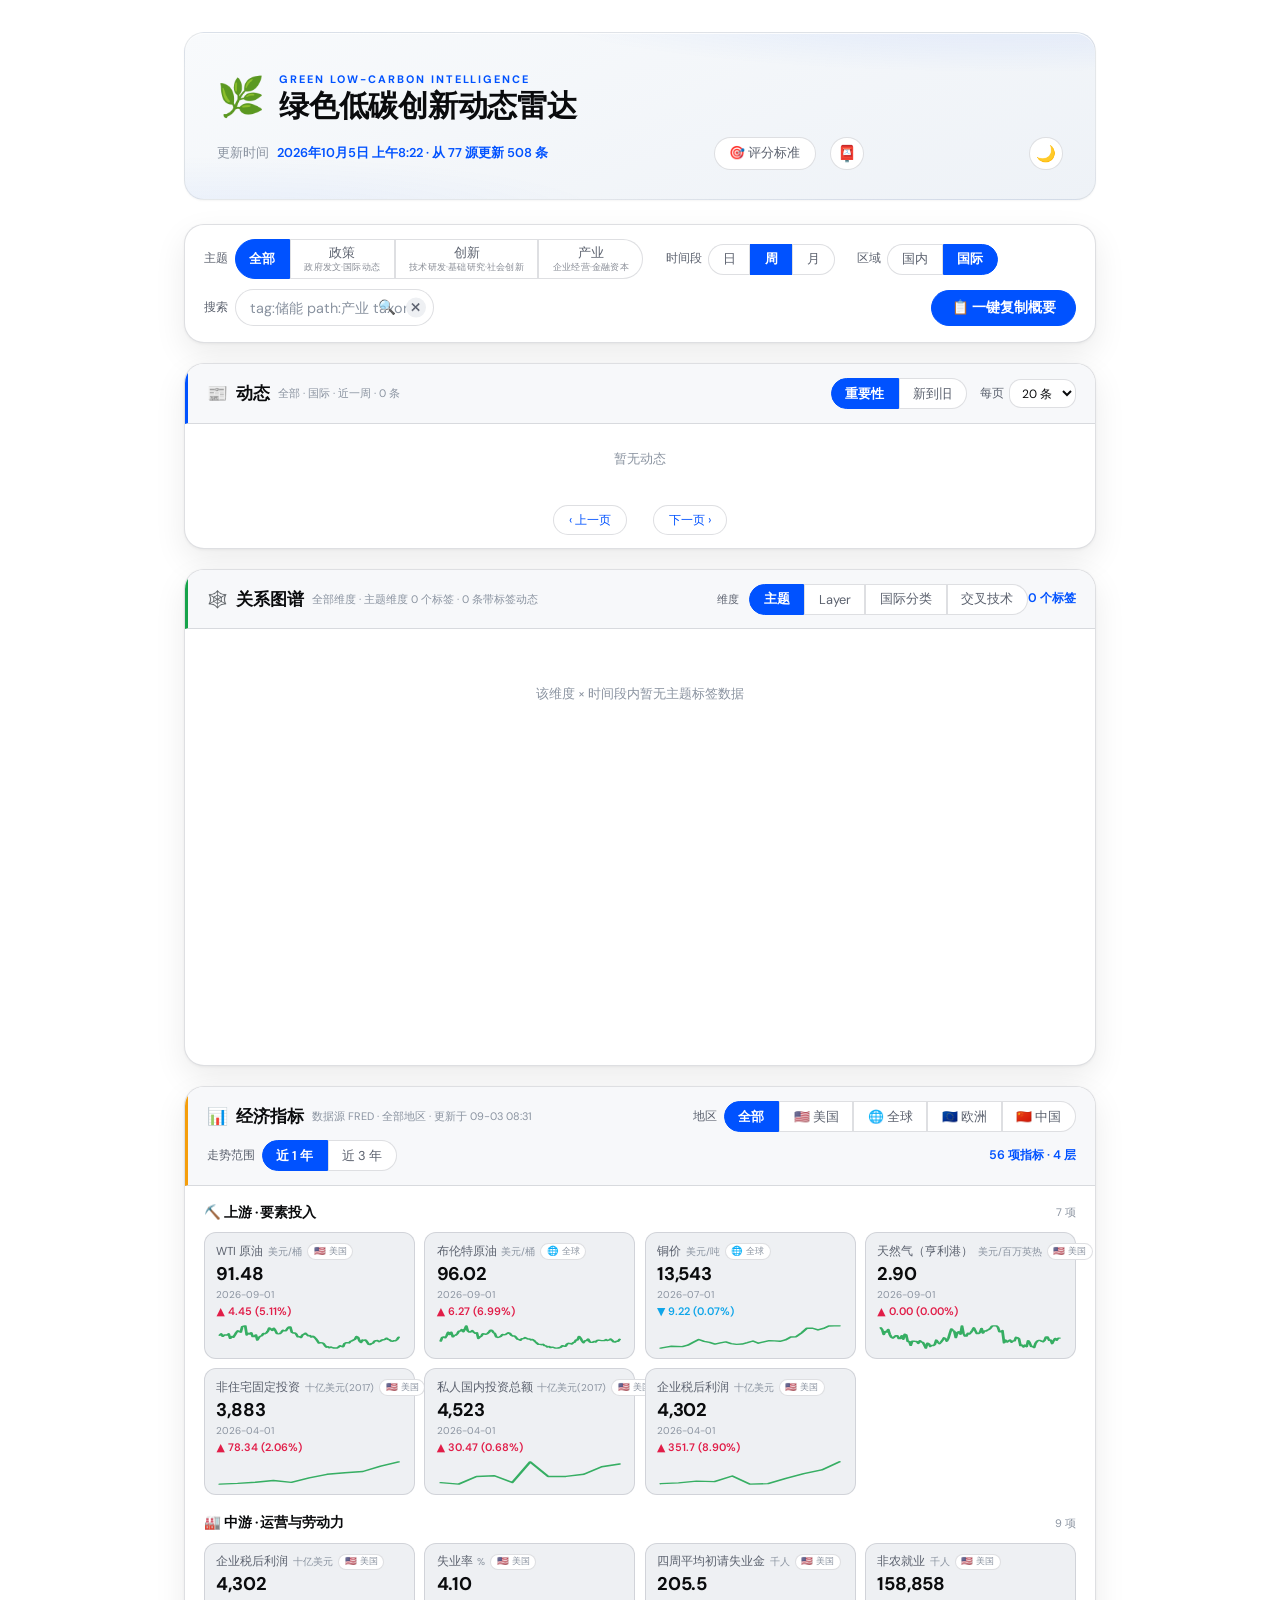
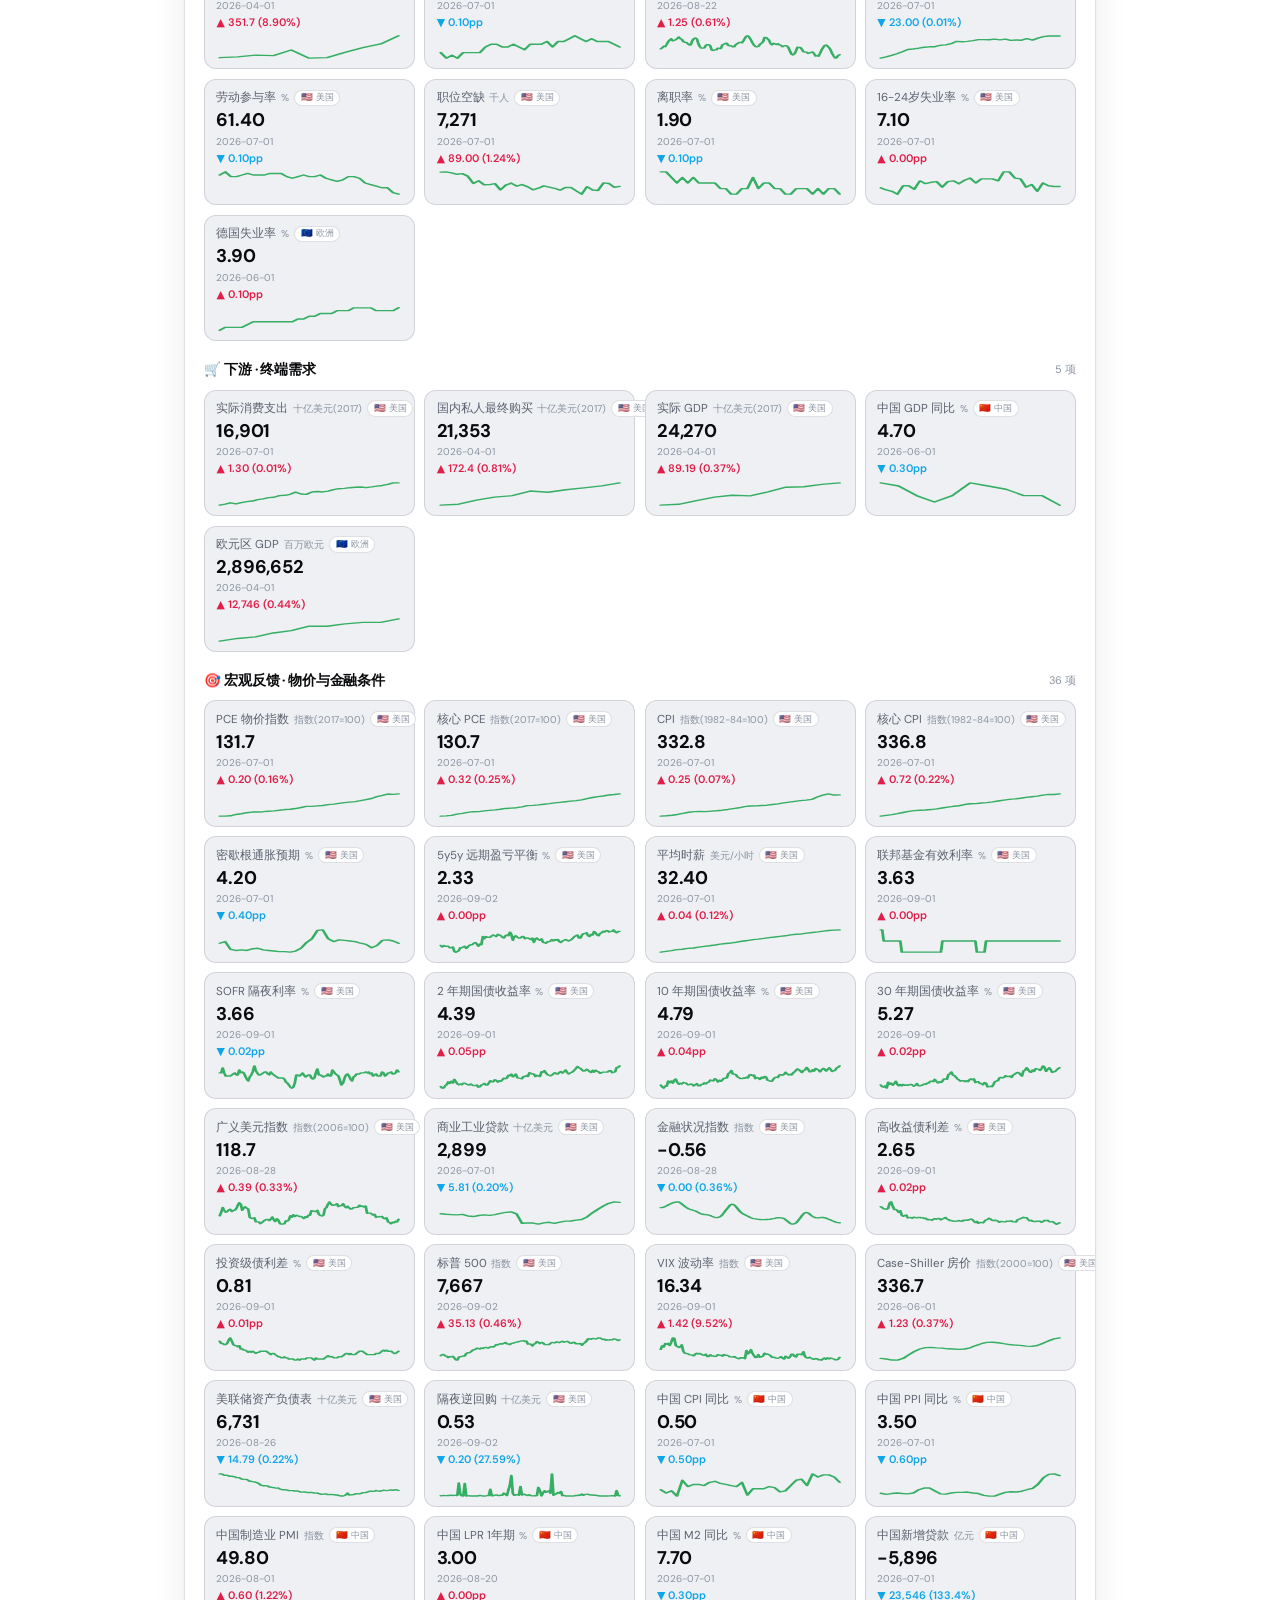
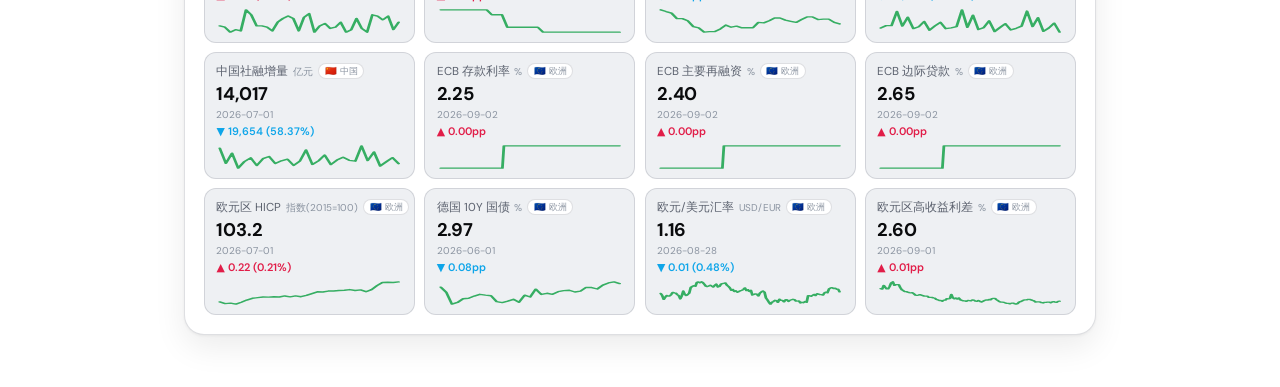
<file: index.html>
<!doctype html>
<html lang="zh-CN">
  <head>
    <meta charset="UTF-8" />
    <meta name="viewport" content="width=device-width, initial-scale=1.0" />
    <title>Green Hot News · 绿色低碳创新动态雷达</title>
    <link rel="icon" href="data:image/svg+xml,<svg xmlns='http://www.w3.org/2000/svg' viewBox='0 0 32 32'><text y='28' font-size='28'>🌿</text></svg>" />
    <link rel="preconnect" href="https://fonts.googleapis.com" />
    <link rel="preconnect" href="https://fonts.gstatic.com" crossorigin />
    <link
      href="https://fonts.googleapis.com/css2?family=DM+Sans:opsz,wght@9..40,400;9..40,500;9..40,600;9..40,700&display=swap"
      rel="stylesheet"
    />
    <link rel="stylesheet" href="./assets/styles.css?v=15" />
    <script>
      // 主题预加载（2026-08-19）：在 CSS 应用前设置 data-theme，防闪白/闪黑。
      (function () {
        try {
          var t = localStorage.getItem("ghn-theme");
          if (t === "dark") document.documentElement.setAttribute("data-theme", "dark");
        } catch (e) { /* ignore */ }
      })();
    </script>
  </head>
  <body>
    <main class="shell">
      <header class="hero">
        <div class="hero-main">
          <div class="hero-headline">
            <span class="hero-logo">🌿</span>
            <div>
              <p class="hero-tag">GREEN LOW-CARBON INTELLIGENCE</p>
              <h1>绿色低碳创新动态雷达</h1>
            </div>
          </div>
        </div>
        <div class="hero-meta">
          <span class="updated-label">更新时间</span>
          <span class="updated" id="updatedAt">加载中...</span>
          <a class="hero-link" href="./score-standard.html" title="评分标准（规则公开）">🎯 评分标准</a>
          <button
            id="feedbackBtn"
            class="theme-toggle"
            type="button"
            title="意见反馈 / 新闻线索 / 评分异议"
            aria-label="意见反馈"
          >📮</button>
          <button
            id="themeToggle"
            class="theme-toggle"
            type="button"
            title="日间 / 夜间护眼模式切换"
            aria-label="切换日间/夜间模式"
          >🌙</button>
        </div>
      </header>

      <!-- 区域一：顶部控制（选择主题·三层 · 时间段 · 一键复制） -->
      <section class="board board-controls">
        <div class="controls-row">
          <div class="field">
            <span class="filter-label">主题</span>
            <div class="mode-switch" id="topicSwitch"></div>
          </div>
          <div class="field">
            <span class="filter-label">时间段</span>
            <div class="mode-switch" id="periodSwitch"></div>
          </div>
          <div class="field">
            <span class="filter-label">区域</span>
            <div class="mode-switch" id="regionSwitch"></div>
          </div>
          <div class="field field-search">
            <span class="filter-label">搜索</span>
            <div class="search-box">
              <input type="text" id="searchInput" class="search-input" placeholder="tag:储能 path:产业 taxonomy:ISIC tech:效率 trl:7-9 layer:Layer2" autocomplete="off" />
              <button type="button" id="searchBtn" class="search-btn" title="搜索">🔍</button>
              <button type="button" id="searchClear" class="search-clear" hidden>✕</button>
            </div>
          </div>
          <div class="controls-spacer"></div>
          <button id="copyBtn" class="copy-btn" type="button" title="复制当前主题 × 时间段内的文字版概要（含网站宣传）">
            📋 一键复制概要
          </button>
        </div>
      </section>

      <!-- 区域二：中部列表（两种排序 · 每页条数可选 · 紧凑分页） -->
      <section class="board board-list">
        <div class="board-head">
          <div class="board-title">
            <span class="board-icon">📰</span>
            <h2>动态</h2>
            <span class="board-sub" id="listSub"></span>
          </div>
          <div class="list-controls">
            <div class="mode-switch" id="sortSwitch"></div>
            <label class="page-size">
              <span>每页</span>
              <select id="pageSizeSelect">
                <option value="10">10 条</option>
                <option value="20" selected>20 条</option>
                <option value="50">50 条</option>
              </select>
            </label>
          </div>
        </div>
        <div class="board-body" id="listBody"></div>
        <div class="pager" id="pager" hidden>
          <button id="prevPage" class="pager-btn" type="button">‹ 上一页</button>
          <span class="pager-info" id="pagerInfo"></span>
          <button id="nextPage" class="pager-btn" type="button">下一页 ›</button>
        </div>
      </section>

      <!-- 区域三：底部趋势（关系图谱——主题标签/多维共现） -->
      <section class="board board-graph">
        <div class="board-head">
          <div class="board-title">
            <span class="board-icon">🕸️</span>
            <h2>关系图谱</h2>
            <span class="board-sub" id="graphSub"></span>
          </div>
          <div class="graph-dim-switch">
            <span class="filter-label">维度</span>
            <div class="mode-switch" id="graphDimSwitch"></div>
          </div>
          <span class="board-count" id="graphCount"></span>
        </div>
        <div class="board-body">
          <div id="graphChart" class="graph-chart" style="height: 420px"></div>
        </div>
      </section>

      <!-- 区域四：最底部——经济指标长期监控（2026-08-31 沃什产业链框架，FRED 数据源） -->
      <section class="board board-econ">
        <div class="board-head">
          <div class="board-title">
            <span class="board-icon">📊</span>
            <h2>经济指标</h2>
            <span class="board-sub" id="econSub"></span>
          </div>
          <div class="econ-range-switch">
            <span class="filter-label">地区</span>
            <div class="mode-switch" id="econRegionSwitch"></div>
          </div>
          <div class="econ-range-switch">
            <span class="filter-label">走势范围</span>
            <div class="mode-switch" id="econRangeSwitch"></div>
          </div>
          <span class="board-count" id="econCount"></span>
        </div>
        <div class="board-body" id="econBody">
          <p class="econ-loading" id="econLoading">经济指标加载中...</p>
        </div>
      </section>
    </main>

    <!-- 反馈弹层（2026-08-27 反馈渠道方案） -->
    <div class="modal-mask" id="feedbackModal" hidden>
      <div class="modal" style="max-width: 440px">
        <div class="modal-head">
          <h3>📮 意见反馈</h3>
          <span class="modal-sub">反馈 / 新闻线索 / 评分异议</span>
          <button class="modal-close" id="feedbackClose" type="button" aria-label="关闭">✕</button>
        </div>
        <div class="modal-body">
          <p style="font-size: .85rem; color: var(--text-muted); margin-bottom: .8rem">
            你的反馈会直接进入改进流程（7 天内答复）。三种方式任选：
          </p>
          <div style="display: flex; flex-direction: column; gap: .6rem">
            <a class="feedback-opt" href="mailto:feedback@ywm.life?subject=【反馈】" target="_blank" rel="noopener">
              <span style="font-size: 1.2rem">📧</span>
              <span><strong>邮箱</strong><br /><small style="color: var(--text-muted)">feedback@ywm.life · 正式反馈/长文</small></span>
            </a>
            <a class="feedback-opt" href="https://github.com/captainold/green-hot-news-feedback/issues/new" target="_blank" rel="noopener">
              <span style="font-size: 1.2rem">🐙</span>
              <span><strong>GitHub Issue</strong><br /><small style="color: var(--text-muted)">开发者/海外 · 选「新闻线索/评分异议」标签</small></span>
            </a>
            <div class="feedback-opt">
              <span style="font-size: 1.2rem">💬</span>
              <span><strong>微信群</strong><br /><small style="color: var(--text-muted)">国内读者群 · 建设中，敬请期待</small></span>
            </div>
          </div>
        </div>
      </div>
    </div>

    <template id="itemTpl">
      <article class="news-card">
        <div class="card-top">
          <span class="rank-num" hidden></span>
          <span class="score-badge" title=""></span>
          <span class="dim-tag" title="三层分类"></span>
          <span class="sub-dim-tag" title="六细类（点击过滤）"></span>
          <div class="meta-row">
            <span class="site"></span>
            <time class="time"></time>
          </div>
        </div>
        <a class="title" target="_blank" rel="noopener noreferrer"></a>
        <span class="title-orig" hidden></span>
        <div class="meta-chips"></div>
        <div class="topic-chips"></div>
        <button class="summary-toggle" type="button" hidden>展开摘要</button>
        <p class="summary" hidden></p>
        <p class="tech-feature" hidden></p>
      </article>
    </template>

    <script src="./assets/echarts.min.js" defer></script>
    <script src="./assets/app.js?v=26" defer></script>
    <script>
      // 反馈弹层开关（2026-08-27 反馈渠道方案）
      document.addEventListener("DOMContentLoaded", function () {
        var btn = document.getElementById("feedbackBtn");
        var modal = document.getElementById("feedbackModal");
        var close = document.getElementById("feedbackClose");
        if (!btn || !modal || !close) return;
        btn.addEventListener("click", function () { modal.hidden = false; });
        close.addEventListener("click", function () { modal.hidden = true; });
        modal.addEventListener("click", function (e) {
          if (e.target === modal) modal.hidden = true;
        });
        document.addEventListener("keydown", function (e) {
          if (e.key === "Escape") modal.hidden = true;
        });
      });
    </script>
  </body>
</html>
</file>
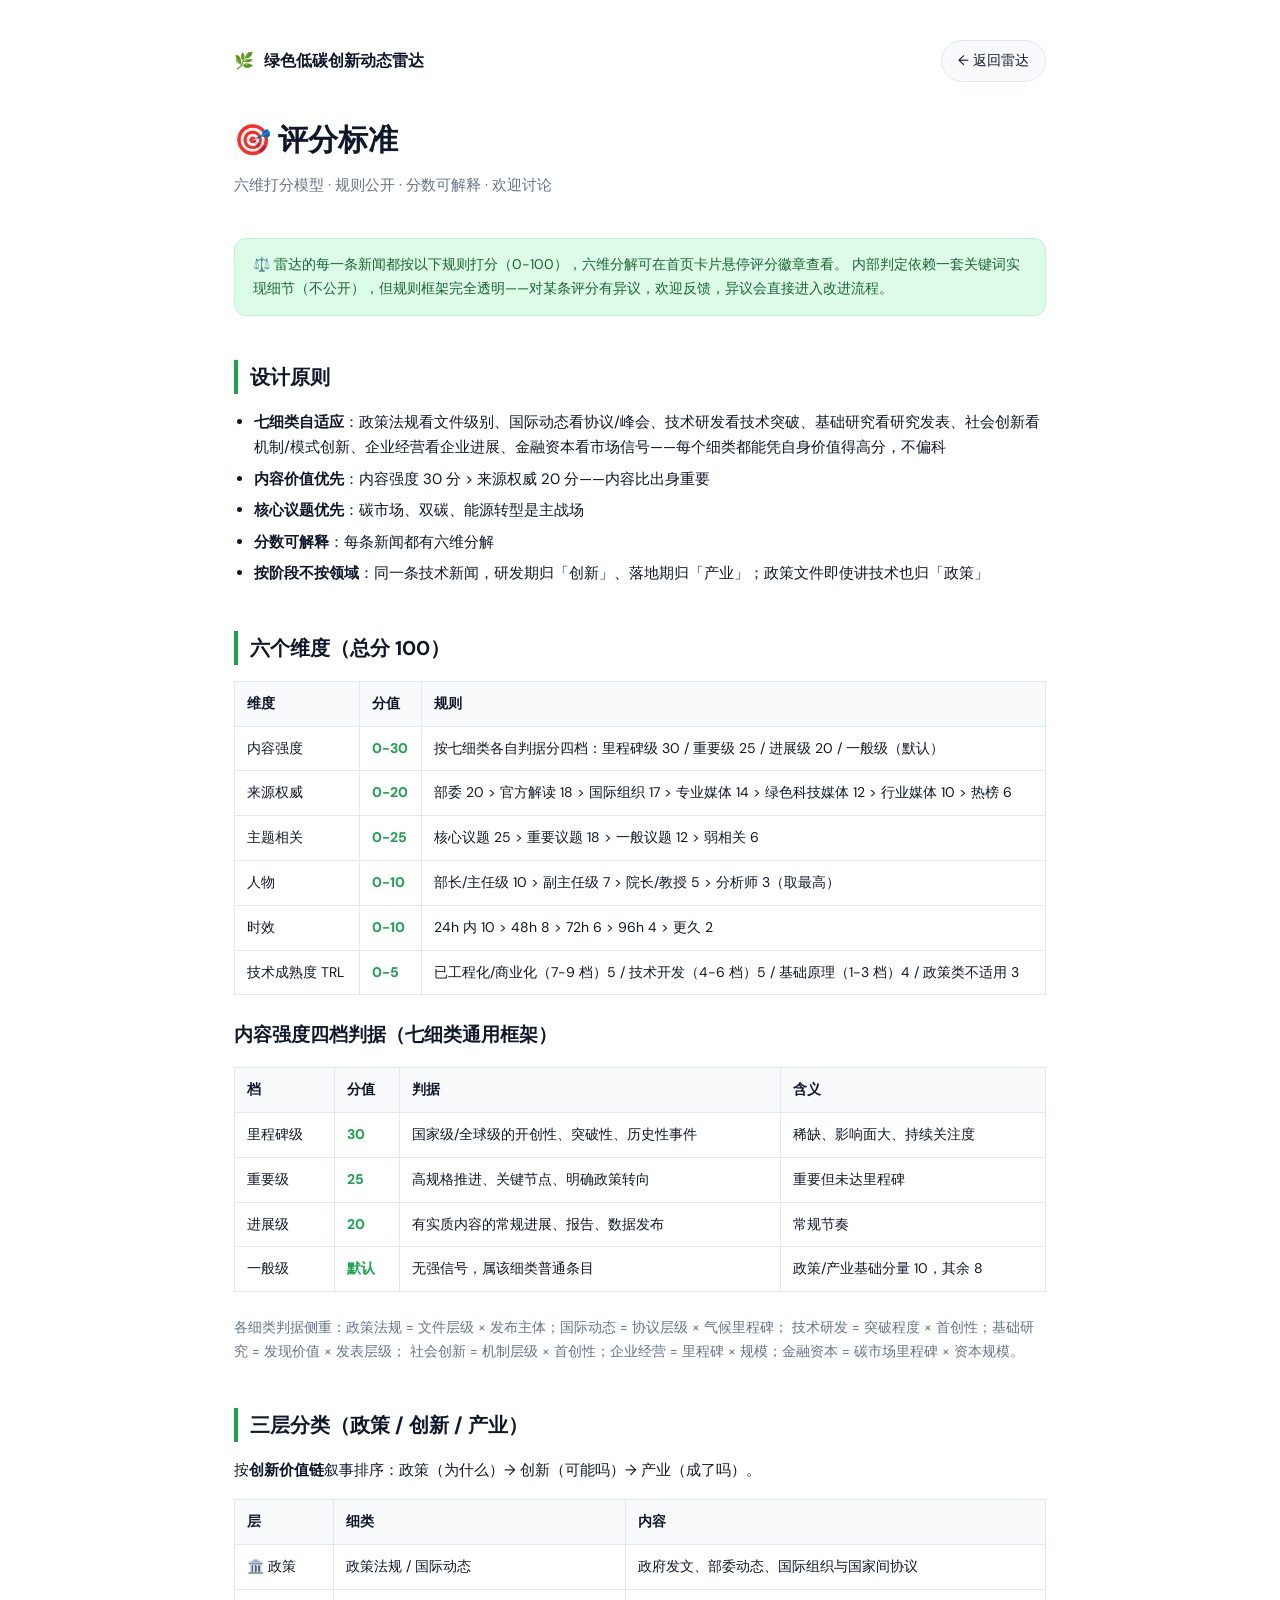
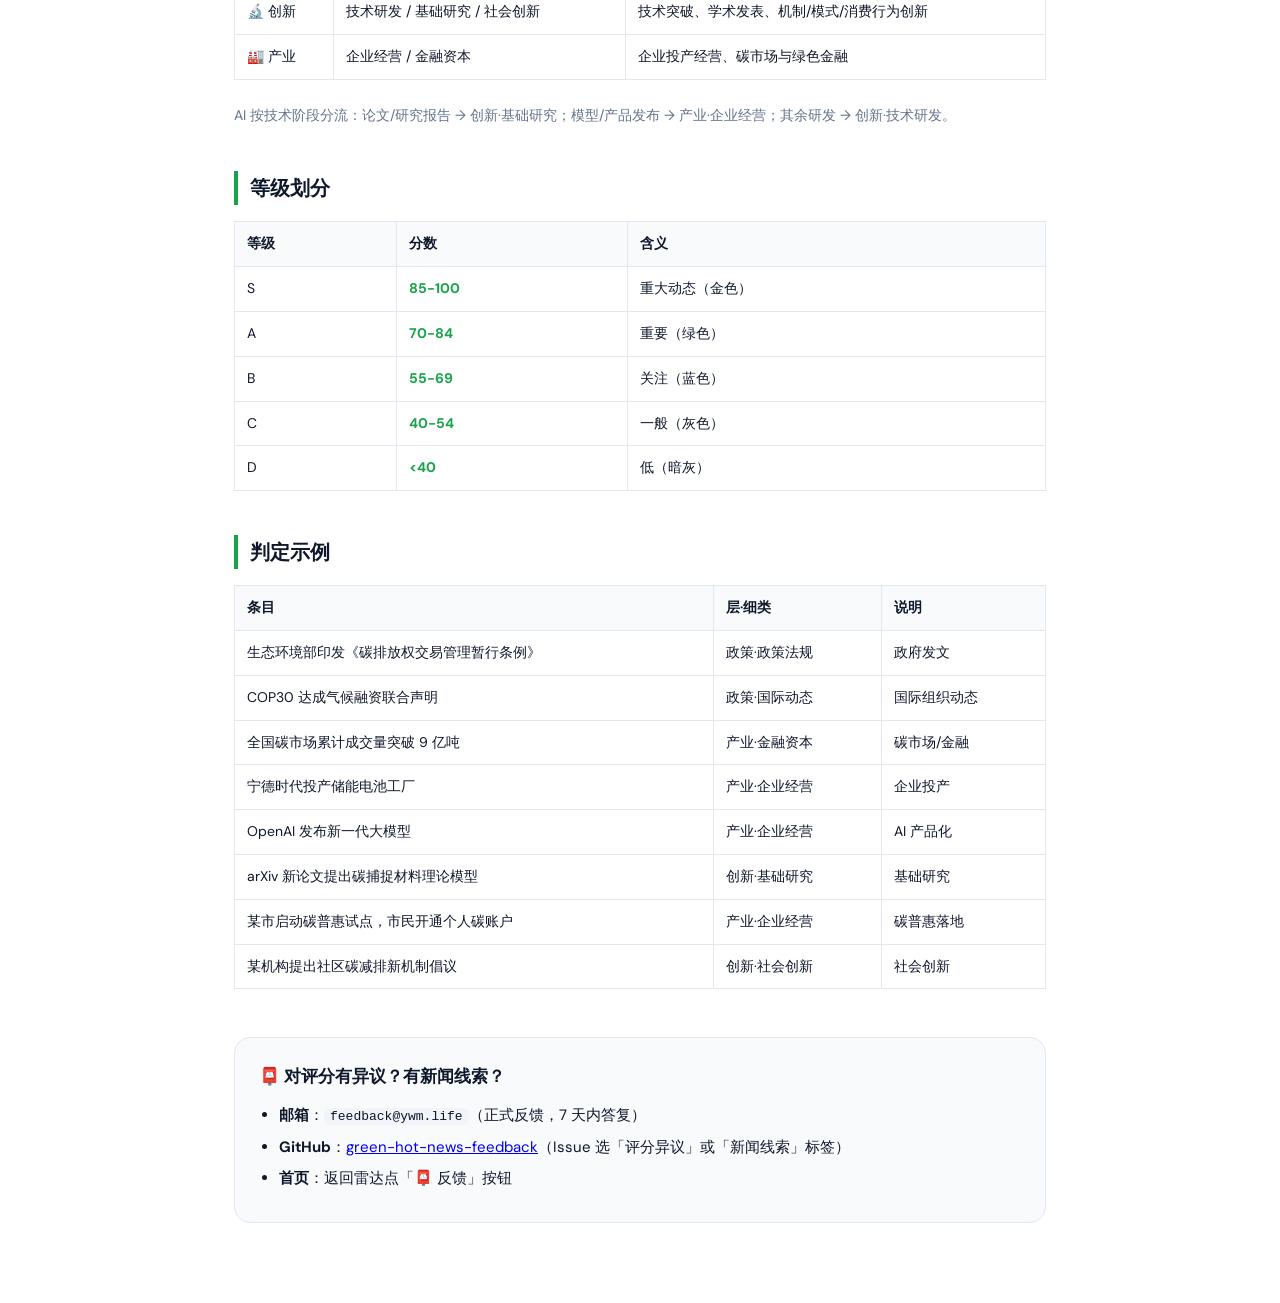
<file: score-standard.html>
<!doctype html>
<html lang="zh-CN">
  <head>
    <meta charset="UTF-8" />
    <meta name="viewport" content="width=device-width, initial-scale=1.0" />
    <title>评分标准 · 绿色低碳创新动态雷达</title>
    <link rel="icon" href="data:image/svg+xml,<svg xmlns='http://www.w3.org/2000/svg' viewBox='0 0 32 32'><text y='28' font-size='28'>🌿</text></svg>" />
    <link rel="preconnect" href="https://fonts.googleapis.com" />
    <link rel="preconnect" href="https://fonts.gstatic.com" crossorigin />
    <link
      href="https://fonts.googleapis.com/css2?family=DM+Sans:opsz,wght@9..40,400;9..40,500;9..40,600;9..40,700&display=swap"
      rel="stylesheet"
    />
    <style>
      :root {
        --bg: #ffffff;
        --card: #f8fafc;
        --text: #0f172a;
        --muted: #64748b;
        --line: #e2e8f0;
        --accent: #16a34a;
        --accent-soft: #dcfce7;
      }
      * { box-sizing: border-box; margin: 0; padding: 0; }
      body {
        font-family: "DM Sans", "PingFang SC", "Microsoft YaHei", sans-serif;
        background: var(--bg);
        color: var(--text);
        line-height: 1.7;
      }
      .shell { max-width: 860px; margin: 0 auto; padding: 40px 24px 80px; }
      .topbar {
        display: flex; justify-content: space-between; align-items: center;
        margin-bottom: 32px;
      }
      .logo { display: flex; align-items: center; gap: 10px; font-weight: 700; }
      .logo a { color: var(--text); text-decoration: none; }
      .back-btn {
        background: var(--card); border: 1px solid var(--line); color: var(--text);
        padding: 8px 16px; border-radius: 999px; font-size: 14px; cursor: pointer;
        text-decoration: none;
      }
      .back-btn:hover { border-color: var(--accent); color: var(--accent); }
      h1 { font-size: 30px; margin-bottom: 8px; }
      .sub { color: var(--muted); font-size: 15px; margin-bottom: 40px; }
      .notice {
        background: var(--accent-soft); border: 1px solid #bbf7d0; color: #166534;
        padding: 14px 18px; border-radius: 12px; font-size: 14px; margin-bottom: 40px;
      }
      h2 {
        font-size: 20px; margin: 44px 0 16px; padding-left: 12px;
        border-left: 4px solid var(--accent);
      }
      p { margin-bottom: 12px; font-size: 15px; }
      ul { margin: 0 0 12px 20px; }
      li { margin-bottom: 6px; font-size: 15px; }
      table {
        width: 100%; border-collapse: collapse; font-size: 14px; margin: 16px 0 24px;
      }
      th, td { border: 1px solid var(--line); padding: 10px 12px; text-align: left; }
      th { background: var(--card); font-weight: 600; }
      .dim-score { font-weight: 700; color: var(--accent); white-space: nowrap; }
      .feedback {
        background: var(--card); border: 1px solid var(--line); border-radius: 16px;
        padding: 24px; margin-top: 48px;
      }
      .feedback h3 { font-size: 17px; margin-bottom: 12px; }
      .feedback ul { margin-bottom: 0; }
      code { background: #f1f5f9; padding: 1px 6px; border-radius: 6px; font-size: 13px; }
      @media (max-width: 640px) {
        .shell { padding: 24px 16px 60px; }
        h1 { font-size: 24px; }
        table { font-size: 13px; }
        th, td { padding: 8px 6px; }
      }
    </style>
  </head>
  <body>
    <div class="shell">
      <div class="topbar">
        <div class="logo"><span>🌿</span><a href="/">绿色低碳创新动态雷达</a></div>
        <a class="back-btn" href="/">← 返回雷达</a>
      </div>

      <h1>🎯 评分标准</h1>
      <p class="sub">六维打分模型 · 规则公开 · 分数可解释 · 欢迎讨论</p>

      <div class="notice">
        ⚖️ 雷达的每一条新闻都按以下规则打分（0-100），六维分解可在首页卡片悬停评分徽章查看。
        内部判定依赖一套关键词实现细节（不公开），但规则框架完全透明——对某条评分有异议，欢迎反馈，异议会直接进入改进流程。
      </div>

      <h2>设计原则</h2>
      <ul>
        <li><strong>七细类自适应</strong>：政策法规看文件级别、国际动态看协议/峰会、技术研发看技术突破、基础研究看研究发表、社会创新看机制/模式创新、企业经营看企业进展、金融资本看市场信号——每个细类都能凭自身价值得高分，不偏科</li>
        <li><strong>内容价值优先</strong>：内容强度 30 分 &gt; 来源权威 20 分——内容比出身重要</li>
        <li><strong>核心议题优先</strong>：碳市场、双碳、能源转型是主战场</li>
        <li><strong>分数可解释</strong>：每条新闻都有六维分解</li>
        <li><strong>按阶段不按领域</strong>：同一条技术新闻，研发期归「创新」、落地期归「产业」；政策文件即使讲技术也归「政策」</li>
      </ul>

      <h2>六个维度（总分 100）</h2>
      <table>
        <thead>
          <tr><th>维度</th><th>分值</th><th>规则</th></tr>
        </thead>
        <tbody>
          <tr><td>内容强度</td><td class="dim-score">0-30</td><td>按七细类各自判据分四档：里程碑级 30 / 重要级 25 / 进展级 20 / 一般级（默认）</td></tr>
          <tr><td>来源权威</td><td class="dim-score">0-20</td><td>部委 20 &gt; 官方解读 18 &gt; 国际组织 17 &gt; 专业媒体 14 &gt; 绿色科技媒体 12 &gt; 行业媒体 10 &gt; 热榜 6</td></tr>
          <tr><td>主题相关</td><td class="dim-score">0-25</td><td>核心议题 25 &gt; 重要议题 18 &gt; 一般议题 12 &gt; 弱相关 6</td></tr>
          <tr><td>人物</td><td class="dim-score">0-10</td><td>部长/主任级 10 &gt; 副主任级 7 &gt; 院长/教授 5 &gt; 分析师 3（取最高）</td></tr>
          <tr><td>时效</td><td class="dim-score">0-10</td><td>24h 内 10 &gt; 48h 8 &gt; 72h 6 &gt; 96h 4 &gt; 更久 2</td></tr>
          <tr><td>技术成熟度 TRL</td><td class="dim-score">0-5</td><td>已工程化/商业化（7-9 档）5 / 技术开发（4-6 档）5 / 基础原理（1-3 档）4 / 政策类不适用 3</td></tr>
        </tbody>
      </table>

      <h3 style="margin-top: 8px">内容强度四档判据（七细类通用框架）</h3>
      <table>
        <thead>
          <tr><th>档</th><th>分值</th><th>判据</th><th>含义</th></tr>
        </thead>
        <tbody>
          <tr><td>里程碑级</td><td class="dim-score">30</td><td>国家级/全球级的开创性、突破性、历史性事件</td><td>稀缺、影响面大、持续关注度</td></tr>
          <tr><td>重要级</td><td class="dim-score">25</td><td>高规格推进、关键节点、明确政策转向</td><td>重要但未达里程碑</td></tr>
          <tr><td>进展级</td><td class="dim-score">20</td><td>有实质内容的常规进展、报告、数据发布</td><td>常规节奏</td></tr>
          <tr><td>一般级</td><td class="dim-score">默认</td><td>无强信号，属该细类普通条目</td><td>政策/产业基础分量 10，其余 8</td></tr>
        </tbody>
      </table>

      <p style="color: var(--muted); font-size: 14px">
        各细类判据侧重：政策法规 = 文件层级 × 发布主体；国际动态 = 协议层级 × 气候里程碑；
        技术研发 = 突破程度 × 首创性；基础研究 = 发现价值 × 发表层级；
        社会创新 = 机制层级 × 首创性；企业经营 = 里程碑 × 规模；金融资本 = 碳市场里程碑 × 资本规模。
      </p>

      <h2>三层分类（政策 / 创新 / 产业）</h2>
      <p>按<strong>创新价值链</strong>叙事排序：政策（为什么）→ 创新（可能吗）→ 产业（成了吗）。</p>
      <table>
        <thead>
          <tr><th>层</th><th>细类</th><th>内容</th></tr>
        </thead>
        <tbody>
          <tr><td>🏛️ 政策</td><td>政策法规 / 国际动态</td><td>政府发文、部委动态、国际组织与国家间协议</td></tr>
          <tr><td>🔬 创新</td><td>技术研发 / 基础研究 / 社会创新</td><td>技术突破、学术发表、机制/模式/消费行为创新</td></tr>
          <tr><td>🏭 产业</td><td>企业经营 / 金融资本</td><td>企业投产经营、碳市场与绿色金融</td></tr>
        </tbody>
      </table>
      <p style="color: var(--muted); font-size: 14px">
        AI 按技术阶段分流：论文/研究报告 → 创新·基础研究；模型/产品发布 → 产业·企业经营；其余研发 → 创新·技术研发。
      </p>

      <h2>等级划分</h2>
      <table>
        <thead>
          <tr><th>等级</th><th>分数</th><th>含义</th></tr>
        </thead>
        <tbody>
          <tr><td>S</td><td class="dim-score">85-100</td><td>重大动态（金色）</td></tr>
          <tr><td>A</td><td class="dim-score">70-84</td><td>重要（绿色）</td></tr>
          <tr><td>B</td><td class="dim-score">55-69</td><td>关注（蓝色）</td></tr>
          <tr><td>C</td><td class="dim-score">40-54</td><td>一般（灰色）</td></tr>
          <tr><td>D</td><td class="dim-score">&lt;40</td><td>低（暗灰）</td></tr>
        </tbody>
      </table>

      <h2>判定示例</h2>
      <table>
        <thead>
          <tr><th>条目</th><th>层·细类</th><th>说明</th></tr>
        </thead>
        <tbody>
          <tr><td>生态环境部印发《碳排放权交易管理暂行条例》</td><td>政策·政策法规</td><td>政府发文</td></tr>
          <tr><td>COP30 达成气候融资联合声明</td><td>政策·国际动态</td><td>国际组织动态</td></tr>
          <tr><td>全国碳市场累计成交量突破 9 亿吨</td><td>产业·金融资本</td><td>碳市场/金融</td></tr>
          <tr><td>宁德时代投产储能电池工厂</td><td>产业·企业经营</td><td>企业投产</td></tr>
          <tr><td>OpenAI 发布新一代大模型</td><td>产业·企业经营</td><td>AI 产品化</td></tr>
          <tr><td>arXiv 新论文提出碳捕捉材料理论模型</td><td>创新·基础研究</td><td>基础研究</td></tr>
          <tr><td>某市启动碳普惠试点，市民开通个人碳账户</td><td>产业·企业经营</td><td>碳普惠落地</td></tr>
          <tr><td>某机构提出社区碳减排新机制倡议</td><td>创新·社会创新</td><td>社会创新</td></tr>
        </tbody>
      </table>

      <div class="feedback">
        <h3>📮 对评分有异议？有新闻线索？</h3>
        <ul>
          <li><strong>邮箱</strong>：<code>feedback@ywm.life</code>（正式反馈，7 天内答复）</li>
          <li><strong>GitHub</strong>：<a href="https://github.com/captainold/green-hot-news-feedback" target="_blank" rel="noopener">green-hot-news-feedback</a>（Issue 选「评分异议」或「新闻线索」标签）</li>
          <li><strong>首页</strong>：返回雷达点「📮 反馈」按钮</li>
        </ul>
      </div>
    </div>
  </body>
</html>
</file>
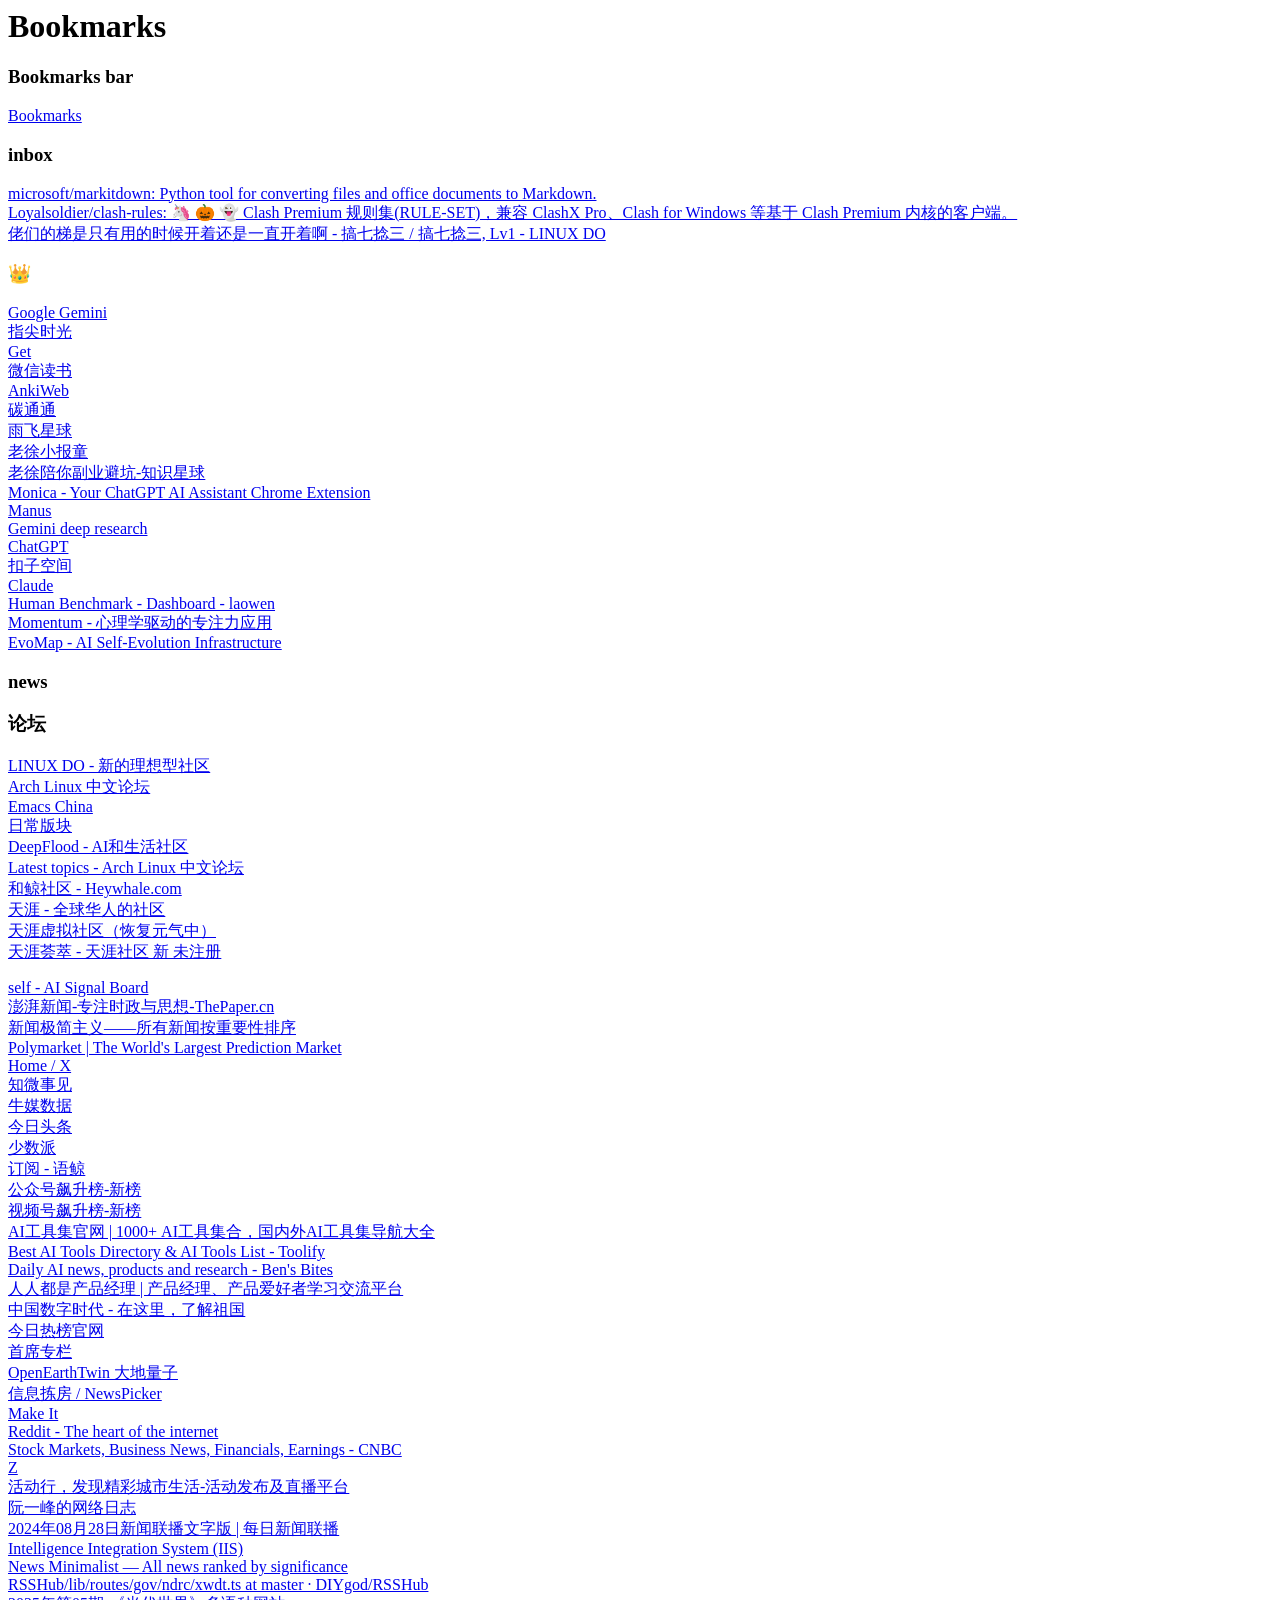
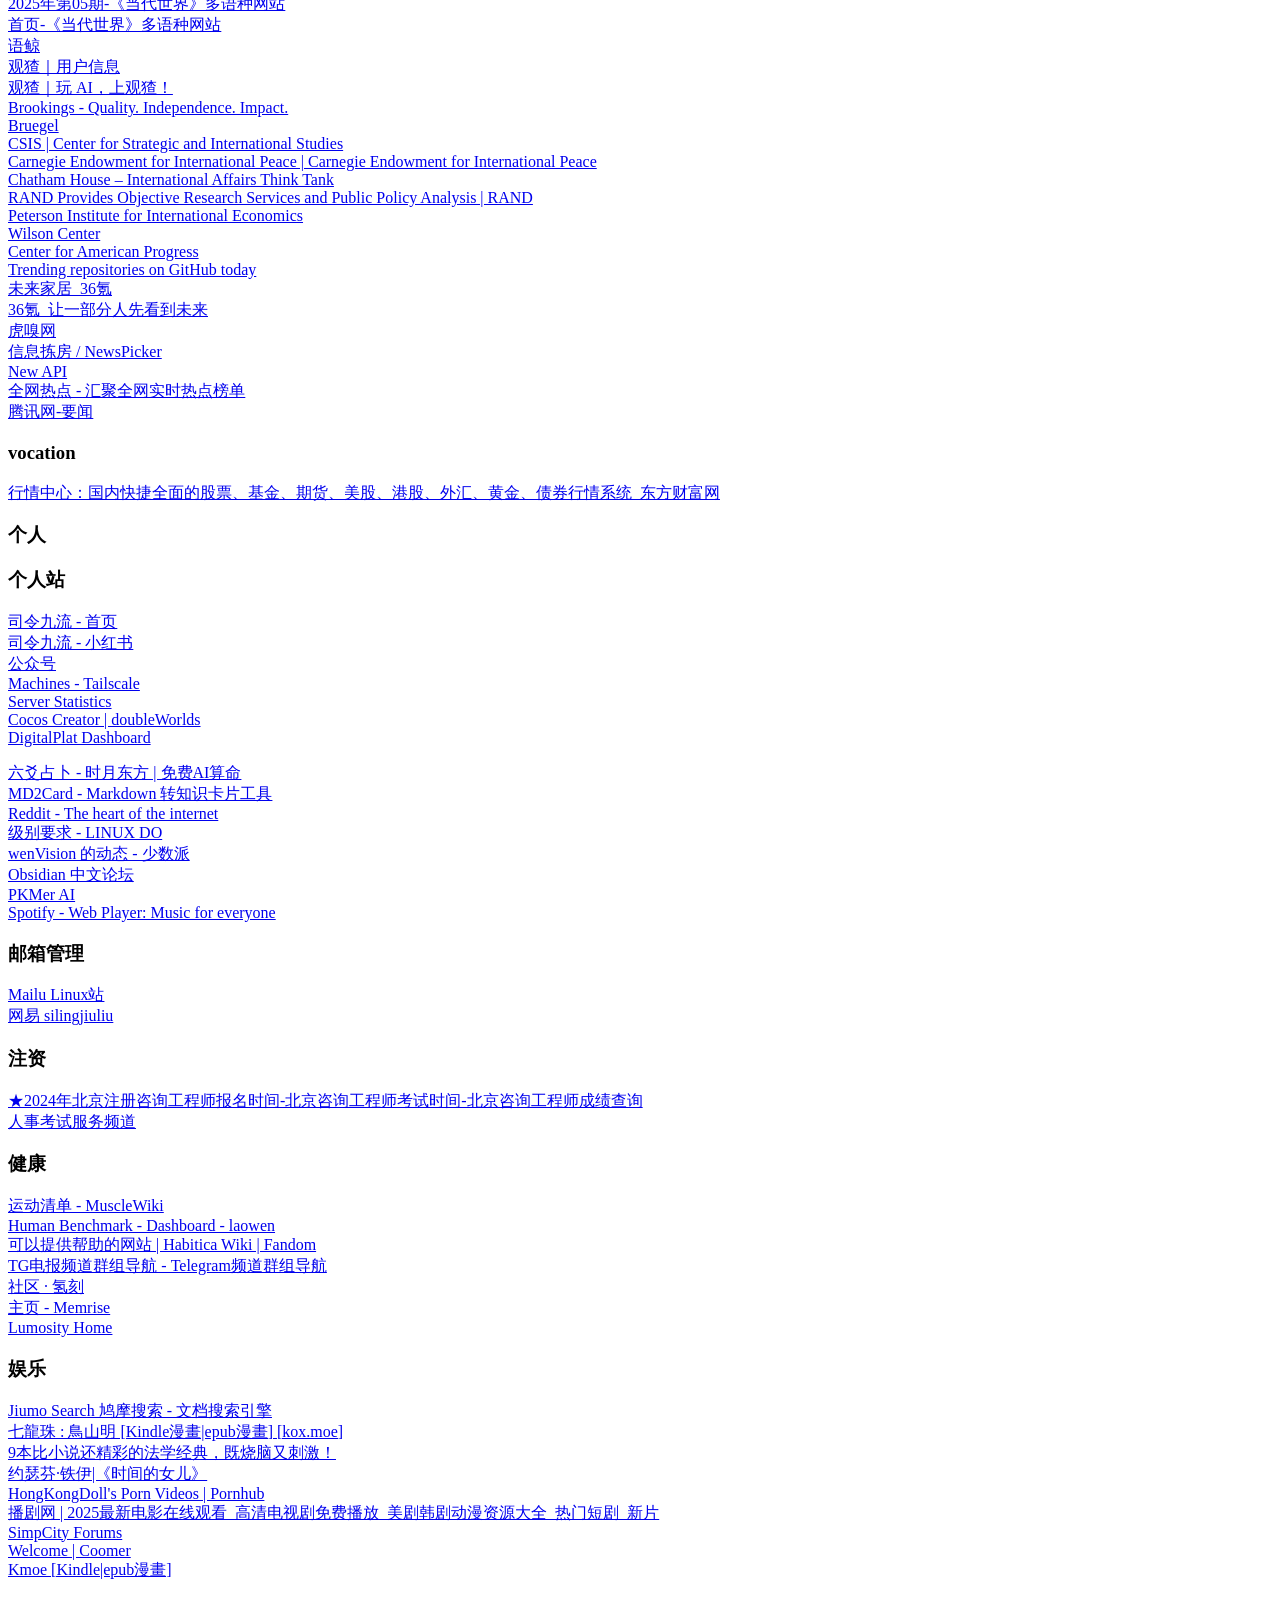
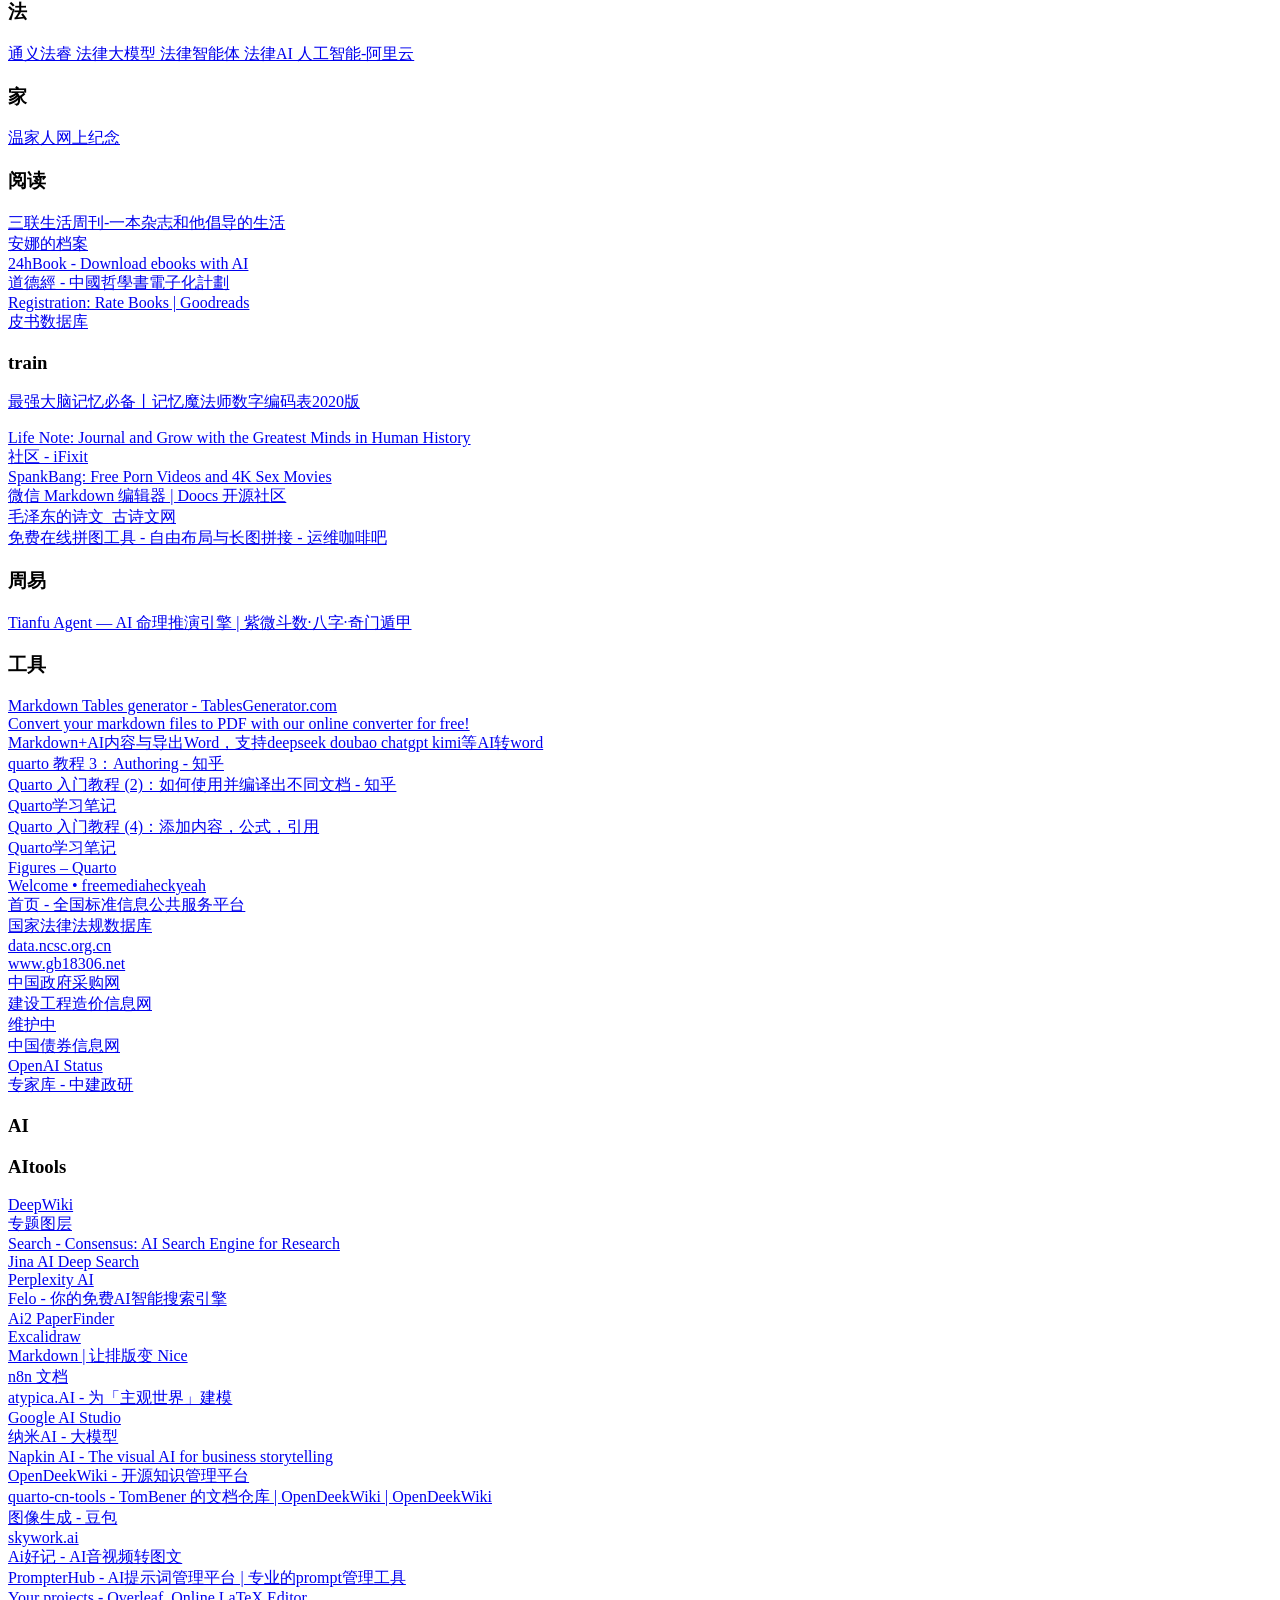
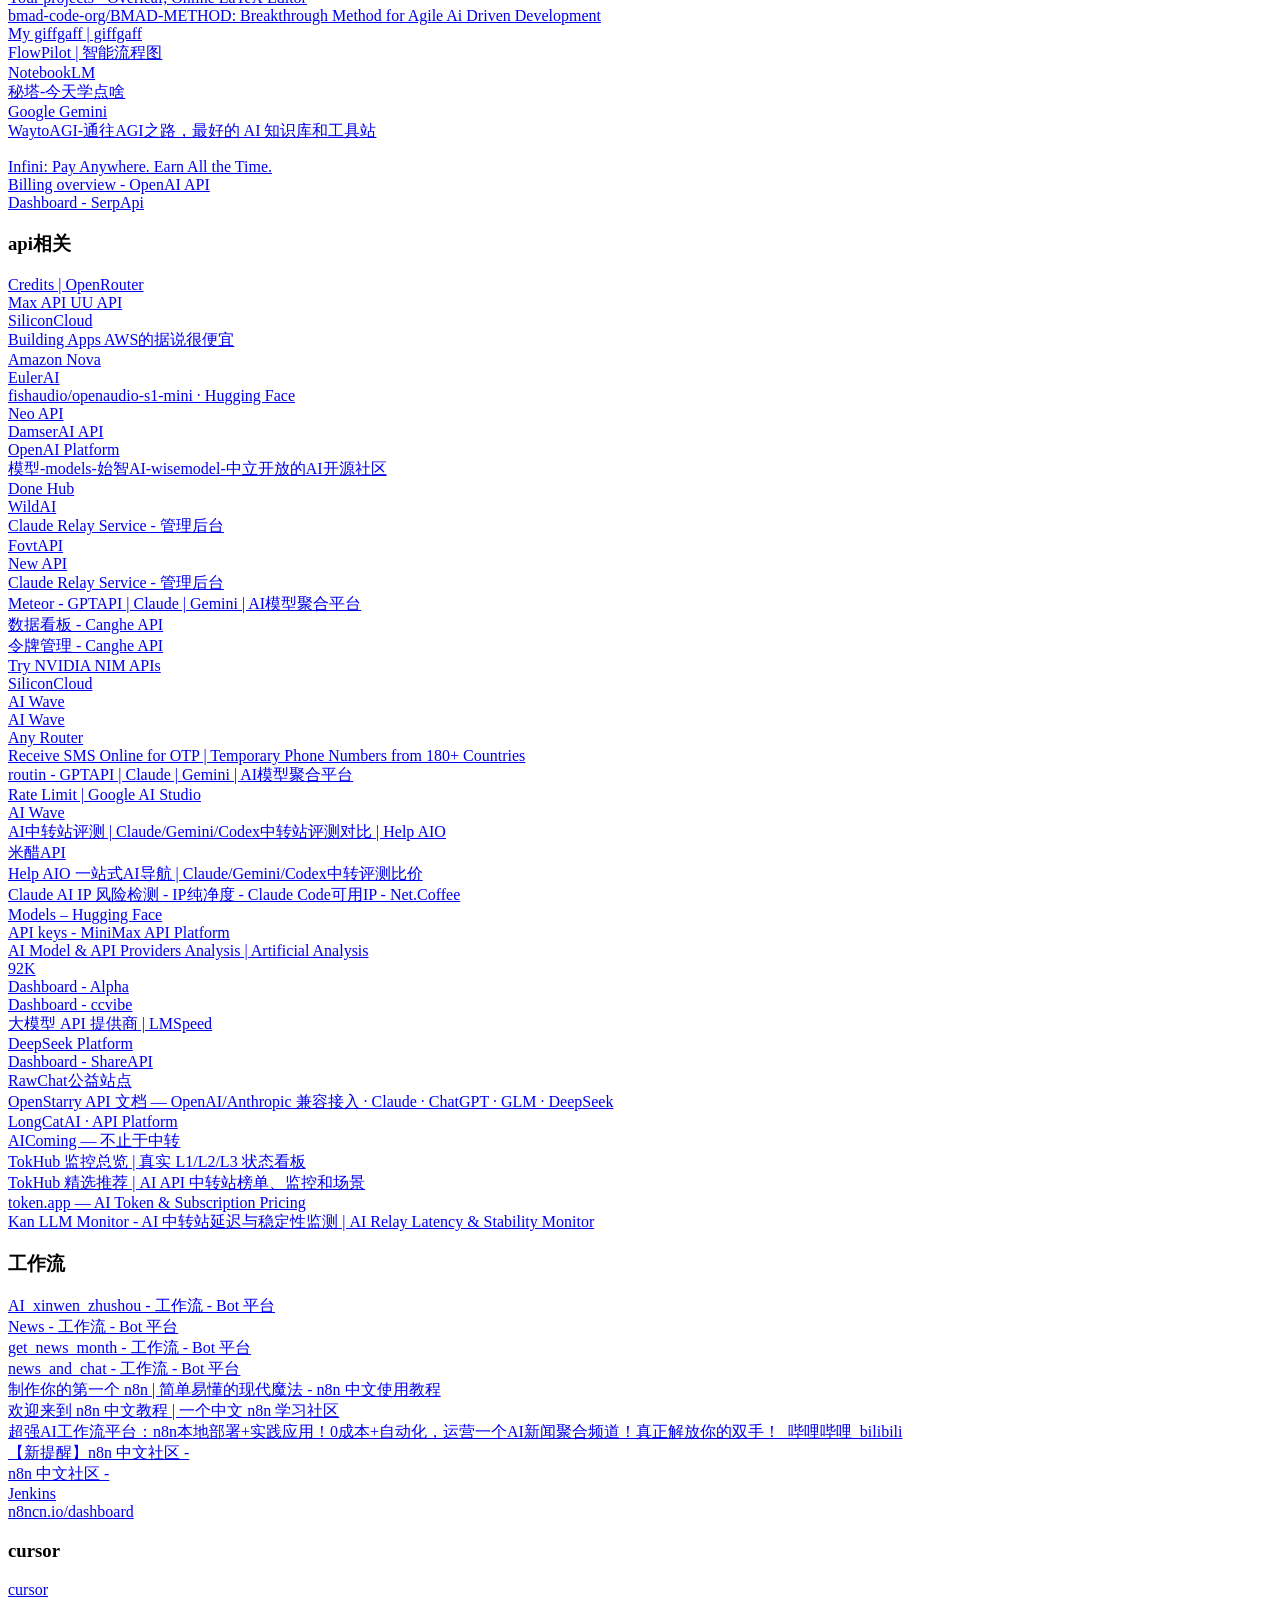
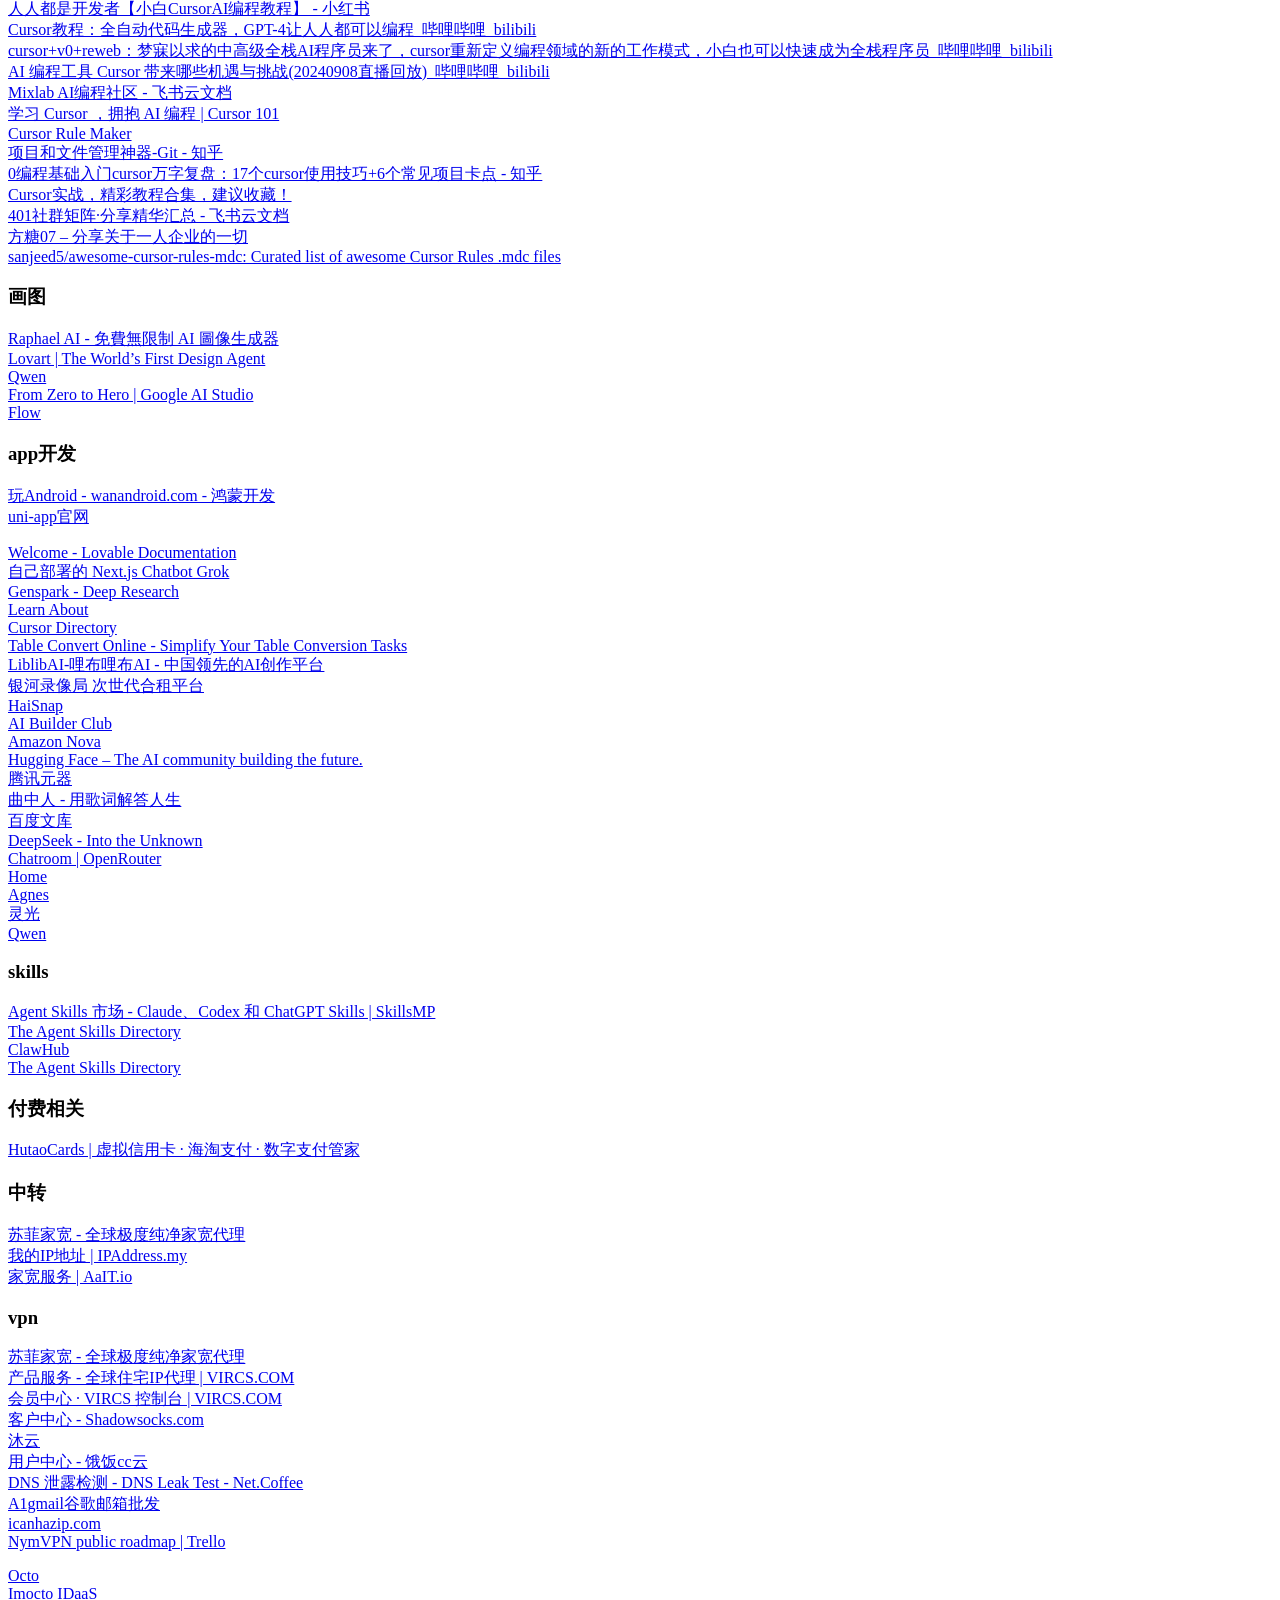
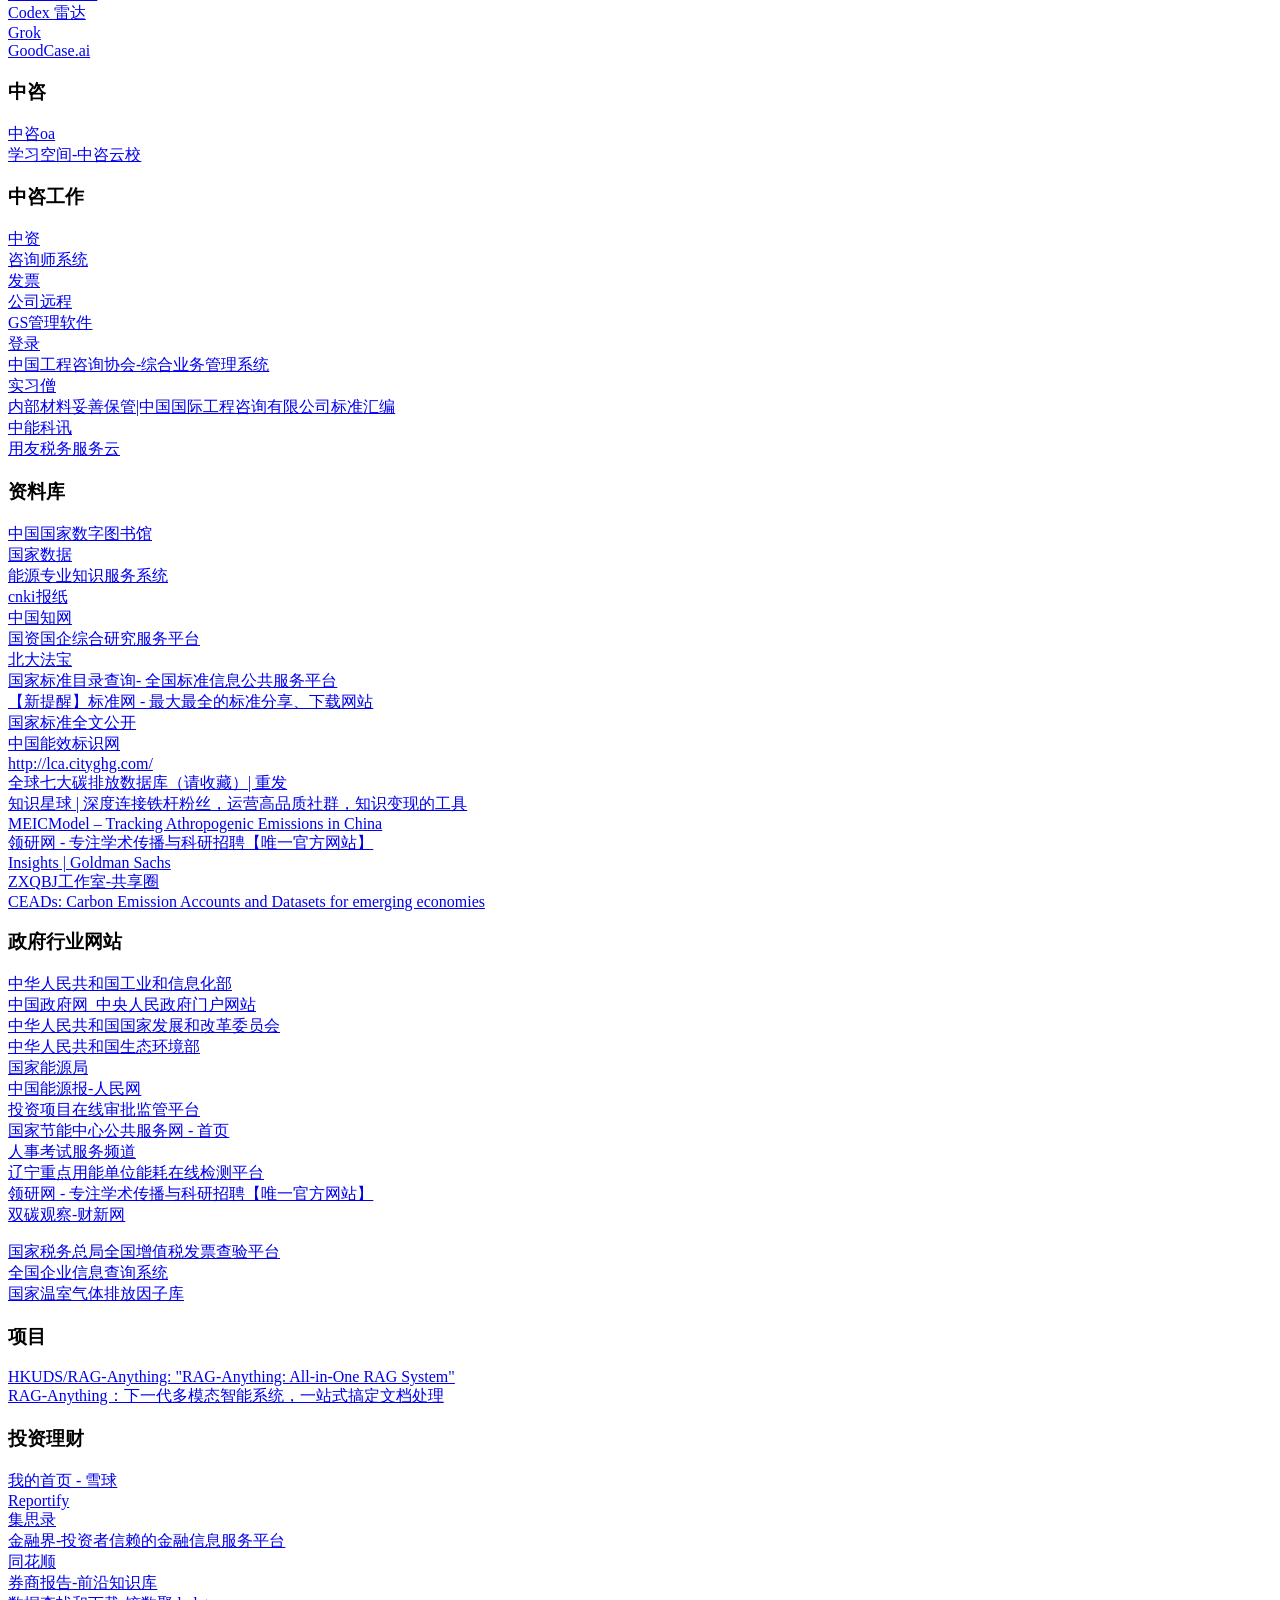
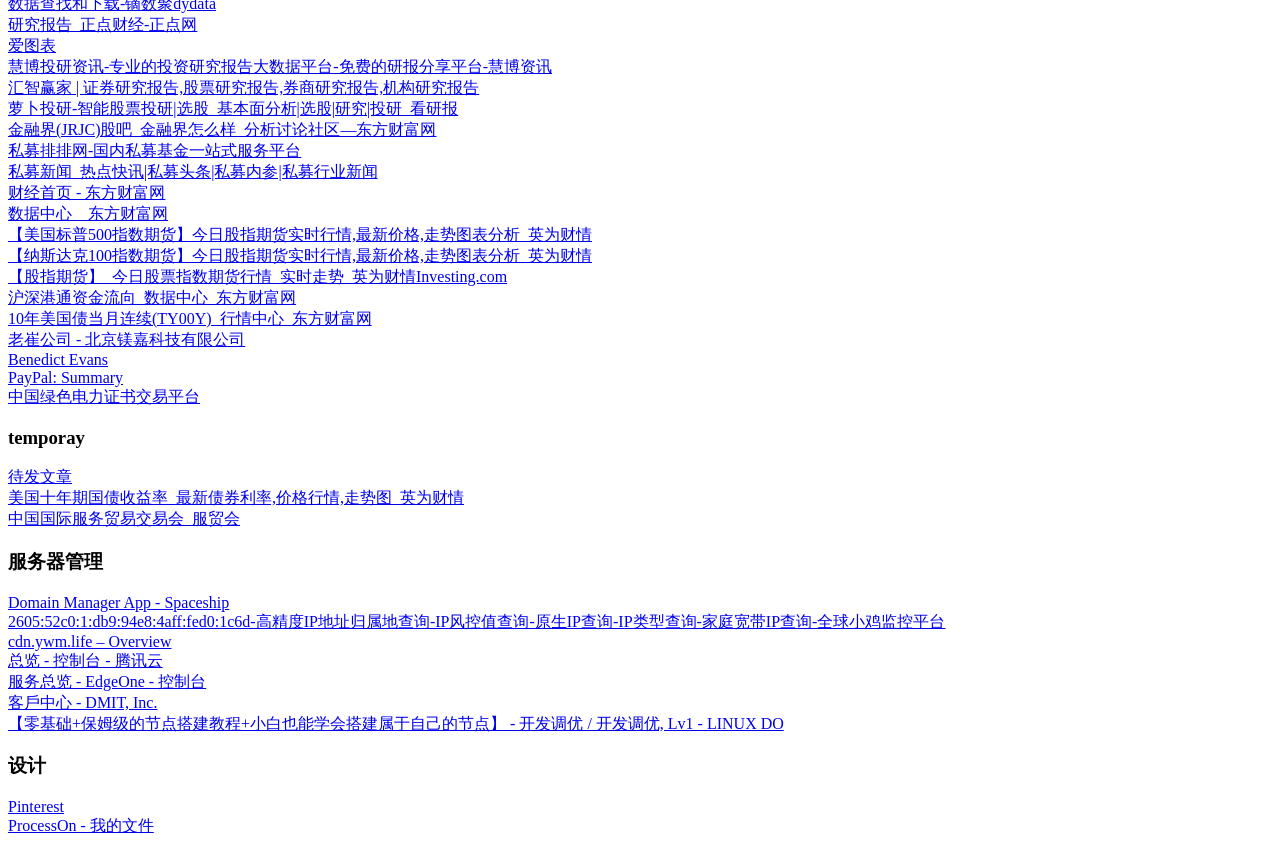
<file: inbox/bookmarks_8_19_26.html>
<!DOCTYPE NETSCAPE-Bookmark-file-1>
<!-- This is an automatically generated file.
     It will be read and overwritten.
     DO NOT EDIT! -->
<META HTTP-EQUIV="Content-Type" CONTENT="text/html; charset=UTF-8">
<TITLE>Bookmarks</TITLE>
<H1>Bookmarks</H1>
<DL><p>
    <DT><H3 ADD_DATE="1717205185" LAST_MODIFIED="1772769897" PERSONAL_TOOLBAR_FOLDER="true">Bookmarks bar</H3>
    <DL><p>
        <DT><A HREF="chrome://bookmarks/" ADD_DATE="1431671101" ICON="[data-uri]">Bookmarks</A>
        <DT><H3 ADD_DATE="1741957071" LAST_MODIFIED="1758035136">inbox</H3>
        <DL><p>
            <DT><A HREF="https://github.com/microsoft/markitdown" ADD_DATE="1744385650" ICON="[data-uri]">microsoft/markitdown: Python tool for converting files and office documents to Markdown.</A>
            <DT><A HREF="https://github.com/Loyalsoldier/clash-rules" ADD_DATE="1758035124" ICON="[data-uri]">Loyalsoldier/clash-rules: 🦄️ 🎃 👻 Clash Premium 规则集(RULE-SET)，兼容 ClashX Pro、Clash for Windows 等基于 Clash Premium 内核的客户端。</A>
            <DT><A HREF="https://linux.do/t/topic/915122/32" ADD_DATE="1758035136" ICON="[data-uri]">佬们的梯是只有用的时候开着还是一直开着啊 - 搞七捻三 / 搞七捻三, Lv1 - LINUX DO</A>
        </DL><p>
        <DT><H3 ADD_DATE="1746617955" LAST_MODIFIED="1772769914">👑</H3>
        <DL><p>
            <DT><A HREF="https://gemini.google.com/app?pli=1" ADD_DATE="1772769892" ICON="[data-uri]">Google Gemini</A>
            <DT><A HREF="https://www.zhijiantime.com/home/monthview" ADD_DATE="1744546253" ICON="[data-uri]">指尖时光</A>
            <DT><A HREF="https://www.biji.com/ask" ADD_DATE="1740240784" ICON="[data-uri]">Get</A>
            <DT><A HREF="https://weread.qq.com/" ADD_DATE="1743952527" ICON="[data-uri]">微信读书</A>
            <DT><A HREF="https://ankiweb.net/decks" ADD_DATE="1727272574" ICON="[data-uri]">AnkiWeb</A>
            <DT><A HREF="https://www.tantongtong.top/" ADD_DATE="1742195958" ICON="[data-uri]">碳通通</A>
            <DT><A HREF="https://wx.zsxq.com/group/28885281452411" ADD_DATE="1742204315" ICON="[data-uri]">雨飞星球</A>
            <DT><A HREF="https://xiaobot.net/p/401" ADD_DATE="1742204916" ICON="[data-uri]">老徐小报童</A>
            <DT><A HREF="https://wx.zsxq.com/group/88514158444222" ADD_DATE="1742441907" ICON="[data-uri]">老徐陪你副业避坑-知识星球</A>
            <DT><A HREF="https://monica.im/home" ADD_DATE="1746618572" ICON="[data-uri]">Monica - Your ChatGPT AI Assistant Chrome Extension</A>
            <DT><A HREF="https://manus.im/app" ADD_DATE="1746609663" ICON="[data-uri]">Manus</A>
            <DT><A HREF="https://gemini.google.com/app" ADD_DATE="1746623144" ICON="[data-uri]">Gemini deep research</A>
            <DT><A HREF="https://chatgpt.com/" ADD_DATE="1750736794" ICON="[data-uri]">ChatGPT</A>
            <DT><A HREF="https://space.coze.cn/" ADD_DATE="1746628495" ICON="[data-uri]">扣子空间</A>
            <DT><A HREF="https://claude.ai/recents" ADD_DATE="1750834840" ICON="[data-uri]">Claude</A>
            <DT><A HREF="https://humanbenchmark.com/users/68bafe04cadfa3fbb92c4191/number-memory" ADD_DATE="1757085217" ICON="[data-uri]">Human Benchmark - Dashboard - laowen</A>
            <DT><A HREF="https://momentumctdp.netlify.app/" ADD_DATE="1763815965">Momentum - 心理学驱动的专注力应用</A>
            <DT><A HREF="https://evomap.ai/" ADD_DATE="1771746394" ICON="[data-uri]">EvoMap - AI Self-Evolution Infrastructure</A>
        </DL><p>
        <DT><H3 ADD_DATE="1744383604" LAST_MODIFIED="1780371715">news</H3>
        <DL><p>
            <DT><H3 ADD_DATE="1774406244" LAST_MODIFIED="1781361839">论坛</H3>
            <DL><p>
                <DT><A HREF="https://linux.do/" ADD_DATE="1748316091" ICON="[data-uri]">LINUX DO - 新的理想型社区</A>
                <DT><A HREF="https://forum.archlinuxcn.org/" ADD_DATE="1774406214" ICON="[data-uri]">Arch Linux 中文论坛</A>
                <DT><A HREF="https://emacs-china.org/" ADD_DATE="1774406247" ICON="[data-uri]">Emacs China</A>
                <DT><A HREF="https://www.nodeseek.com/categories/daily" ADD_DATE="1774449438" ICON="[data-uri]">日常版块</A>
                <DT><A HREF="https://www.deepflood.com/" ADD_DATE="1774449488" ICON="[data-uri]">DeepFlood - AI和生活社区</A>
                <DT><A HREF="https://forum.archlinuxcn.org/latest" ADD_DATE="1775036086" ICON="[data-uri]">Latest topics - Arch Linux 中文论坛</A>
                <DT><A HREF="https://www.heywhale.com/home/" ADD_DATE="1775097226" ICON="[data-uri]">和鲸社区 - Heywhale.com</A>
                <DT><A HREF="https://www.tianya.im/" ADD_DATE="1781320524" ICON="[data-uri]">天涯 - 全球华人的社区</A>
                <DT><A HREF="https://www.tianya.net/index.html" ADD_DATE="1781321002" ICON="[data-uri]">天涯虚拟社区（恢复元气中）</A>
                <DT><A HREF="https://www.tianya.net/board-legend-default-1.html" ADD_DATE="1781321056" ICON="[data-uri]">天涯荟萃 - 天涯社区 新 未注册</A>
            </DL><p>
            <DT><A HREF="https://captainold.github.io/ai-news-radar/" ADD_DATE="1777904631" ICON="[data-uri]">self - AI Signal Board</A>
            <DT><A HREF="https://www.thepaper.cn/" ADD_DATE="1744387178" ICON="[data-uri]">澎湃新闻-专注时政与思想-ThePaper.cn</A>
            <DT><A HREF="https://www.newsminimalist.com/?sort=significance" ADD_DATE="1761400676" ICON="[data-uri]">新闻极简主义——所有新闻按重要性排序</A>
            <DT><A HREF="https://polymarket.com/?state=[base64]%3D&code=4%2F0ATX87lN6ksn66t7WF2ASVQk5AGkXfzadasZ-UEm37svxoQC0PgtONZnbxBKjhBPC4SEpgw&scope=email+profile+https%3A%2F%2Fwww.googleapis.com%2Fauth%2Fuserinfo.profile+https%3A%2F%2Fwww.googleapis.com%2Fauth%2Fuserinfo.email+openid&authuser=0&prompt=consent" ADD_DATE="1765157901" ICON="[data-uri]">Polymarket | The World&#39;s Largest Prediction Market</A>
            <DT><A HREF="https://x.com/home" ADD_DATE="1741958234" ICON="[data-uri]">Home / X</A>
            <DT><A HREF="https://ef.zhiweidata.com/" ADD_DATE="1744385873" ICON="[data-uri]">知微事见</A>
            <DT><A HREF="https://media.beer/people/rank" ADD_DATE="1744383582" ICON="[data-uri]">牛媒数据</A>
            <DT><A HREF="https://www.toutiao.com/?is_new_connect=0&is_new_user=0" ADD_DATE="1744365835" ICON="[data-uri]">今日头条</A>
            <DT><A HREF="https://sspai.com/" ADD_DATE="1743325395" ICON="[data-uri]">少数派</A>
            <DT><A HREF="https://lingowhale.com/channels" ADD_DATE="1764731012" ICON="[data-uri]">订阅 - 语鲸</A>
            <DT><A HREF="https://www.newrank.cn/rankrise/gongzhonghao" ADD_DATE="1744384673" ICON="[data-uri]">公众号飙升榜-新榜</A>
            <DT><A HREF="https://www.newrank.cn/rankrise/shipinhao" ADD_DATE="1744384802" ICON="[data-uri]">视频号飙升榜-新榜</A>
            <DT><A HREF="https://ai-bot.cn/" ADD_DATE="1731336336" ICON="[data-uri]">AI工具集官网 | 1000+ AI工具集合，国内外AI工具集导航大全</A>
            <DT><A HREF="https://www.toolify.ai/" ADD_DATE="1740656685" ICON="[data-uri]">Best AI Tools Directory &amp; AI Tools List - Toolify</A>
            <DT><A HREF="https://news.bensbites.com/trending" ADD_DATE="1744385676" ICON="[data-uri]">Daily AI news, products and research - Ben&#39;s Bites</A>
            <DT><A HREF="https://www.woshipm.com/" ADD_DATE="1731336518" ICON="[data-uri]">人人都是产品经理 | 产品经理、产品爱好者学习交流平台</A>
            <DT><A HREF="https://chinadigitaltimes.net/chinese/" ADD_DATE="1744619222" ICON="[data-uri]">中国数字时代 - 在这里，了解祖国</A>
            <DT><A HREF="https://tophub.today/" ADD_DATE="1744620444" ICON="[data-uri]">今日热榜官网</A>
            <DT><A HREF="https://idei.nju.edu.cn/26391/list.htm" ADD_DATE="1745508890" ICON="[data-uri]">首席专栏</A>
            <DT><A HREF="https://openet.terraqt.com/simple/" ADD_DATE="1745660399" ICON="[data-uri]">OpenEarthTwin 大地量子</A>
            <DT><A HREF="https://www.aicius.com/?tab=0" ADD_DATE="1745766010">信息拣房 / NewsPicker</A>
            <DT><A HREF="https://www.cnbc.com/make-it/" ADD_DATE="1745766363" ICON="[data-uri]">Make It</A>
            <DT><A HREF="https://www.reddit.com/?feed=home" ADD_DATE="1746538931" ICON="[data-uri]">Reddit - The heart of the internet</A>
            <DT><A HREF="https://www.cnbc.com/" ADD_DATE="1746539621" ICON="[data-uri]">Stock Markets, Business News, Financials, Earnings - CNBC</A>
            <DT><A HREF="https://chat.z.ai/" ADD_DATE="1744970315" ICON="[data-uri]">Z</A>
            <DT><A HREF="https://www.huodongxing.com/" ADD_DATE="1750578868" ICON="[data-uri]">活动行，发现精彩城市生活-活动发布及直播平台</A>
            <DT><A HREF="https://www.ruanyifeng.com/blog/" ADD_DATE="1755856368" ICON="[data-uri]">阮一峰的网络日志</A>
            <DT><A HREF="http://mrxwlb.com/2024/08/28/2024%E5%B9%B408%E6%9C%8828%E6%97%A5%E6%96%B0%E9%97%BB%E8%81%94%E6%92%AD%E6%96%87%E5%AD%97%E7%89%88/" ADD_DATE="1756690704">2024年08月28日新闻联播文字版 | 每日新闻联播</A>
            <DT><A HREF="https://sleepysoft.org/recommendations" ADD_DATE="1761402447">Intelligence Integration System (IIS)</A>
            <DT><A HREF="https://www.newsminimalist.com/" ADD_DATE="1761403627" ICON="[data-uri]">News Minimalist — All news ranked by significance</A>
            <DT><A HREF="https://github.com/DIYgod/RSSHub/blob/master/lib/routes/gov/ndrc/xwdt.ts" ADD_DATE="1762671131" ICON="[data-uri]">RSSHub/lib/routes/gov/ndrc/xwdt.ts at master · DIYgod/RSSHub</A>
            <DT><A HREF="https://www.ddsjcn.com/ui-contemporaryworld/zh/html/magazine/magazinedetail.html?from=list&ebookId=2c9ba883-94f99e3d-0197-198b093c-4edd" ADD_DATE="1764920583" ICON="[data-uri]">2025年第05期-《当代世界》多语种网站</A>
            <DT><A HREF="https://www.ddsjcn.com/ui-contemporaryworld/zh/html/home/home.html" ADD_DATE="1764923771" ICON="[data-uri]">首页-《当代世界》多语种网站</A>
            <DT><A HREF="https://lingowhale.com/home" ADD_DATE="1765263661" ICON="[data-uri]">语鲸</A>
            <DT><A HREF="https://watcha.cn/@silingjiuliu" ADD_DATE="1771495029" ICON="[data-uri]">观猹｜用户信息</A>
            <DT><A HREF="https://watcha.cn/" ADD_DATE="1771499119" ICON="[data-uri]">观猹｜玩 AI，上观猹！</A>
            <DT><A HREF="https://www.brookings.edu/" ADD_DATE="1772613457" ICON="[data-uri]">Brookings - Quality. Independence. Impact.</A>
            <DT><A HREF="https://www.bruegel.org/" ADD_DATE="1772613692" ICON="[data-uri]">Bruegel</A>
            <DT><A HREF="https://www.csis.org/" ADD_DATE="1772614726" ICON="[data-uri]">CSIS | Center for Strategic and International Studies</A>
            <DT><A HREF="https://carnegieendowment.org/" ADD_DATE="1772615074" ICON="[data-uri]">Carnegie Endowment for International Peace | Carnegie Endowment for International Peace</A>
            <DT><A HREF="https://www.chathamhouse.org/" ADD_DATE="1772615277" ICON="[data-uri]">Chatham House – International Affairs Think Tank</A>
            <DT><A HREF="https://www.rand.org/" ADD_DATE="1772615300" ICON="[data-uri]">RAND Provides Objective Research Services and Public Policy Analysis | RAND</A>
            <DT><A HREF="https://www.piie.com/" ADD_DATE="1772615332" ICON="[data-uri]">Peterson Institute for International Economics</A>
            <DT><A HREF="https://www.wilsoncenter.org/" ADD_DATE="1772615372" ICON="[data-uri]">Wilson Center</A>
            <DT><A HREF="https://www.americanprogress.org/" ADD_DATE="1772615410" ICON="[data-uri]">Center for American Progress</A>
            <DT><A HREF="https://github.com/trending" ADD_DATE="1774250101" ICON="[data-uri]">Trending repositories on GitHub today</A>
            <DT><A HREF="https://36kr.com/motif/887341204482311" ADD_DATE="1774250544" ICON="[data-uri]">未来家居_36氪</A>
            <DT><A HREF="https://36kr.com/" ADD_DATE="1774250561" ICON="[data-uri]">36氪_让一部分人先看到未来</A>
            <DT><A HREF="https://www.huxiu.com/" ADD_DATE="1774250570" ICON="[data-uri]">虎嗅网</A>
            <DT><A HREF="https://newspicker.aicius.com/" ADD_DATE="1777887943" ICON="[data-uri]">信息拣房 / NewsPicker</A>
            <DT><A HREF="https://m1.92k.store/console/token" ADD_DATE="1778145318" ICON="[data-uri]">New API</A>
            <DT><A HREF="https://allhot.top/" ADD_DATE="1778413658" ICON="[data-uri]">全网热点 - 汇聚全网实时热点榜单</A>
            <DT><A HREF="https://news.qq.com/" ADD_DATE="1780360660" ICON="[data-uri]">腾讯网-要闻</A>
        </DL><p>
        <DT><H3 ADD_DATE="1761202525" LAST_MODIFIED="1761202584">vocation</H3>
        <DL><p>
            <DT><A HREF="https://quote.eastmoney.com/center/hszs.html" ADD_DATE="1761202584" ICON="[data-uri]">行情中心：国内快捷全面的股票、基金、期货、美股、港股、外汇、黄金、债券行情系统_东方财富网</A>
        </DL><p>
        <DT><H3 ADD_DATE="1741952132" LAST_MODIFIED="1769093453">个人</H3>
        <DL><p>
            <DT><H3 ADD_DATE="1769067878" LAST_MODIFIED="1787102143">个人站</H3>
            <DL><p>
                <DT><A HREF="http://siling9liu.cn/" ADD_DATE="1769067852">司令九流 - 首页</A>
                <DT><A HREF="https://www.xiaohongshu.com/user/profile/68229389000000000e02d6b6?xsec_token=ABApBWwGS3AsXjrBht6XnNMSDHvwSCuPRZ4DMSOcpXTXo=&xsec_source=pc_note" ADD_DATE="1748266203" ICON="[data-uri]">司令九流 - 小红书</A>
                <DT><A HREF="https://mp.weixin.qq.com/cgi-bin/home?t=home/index&lang=zh_CN&token=1194887456" ADD_DATE="1740239422" ICON="[data-uri]">公众号</A>
                <DT><A HREF="https://login.tailscale.com/admin/machines" ADD_DATE="1770300968" ICON="[data-uri]">Machines - Tailscale</A>
                <DT><A HREF="https://siling9liu.cn/stats/" ADD_DATE="1781361839" ICON="[data-uri]">Server Statistics</A>
                <DT><A HREF="https://www.lifeplaying.cc/doubleWorlds_h5/" ADD_DATE="1784391252">Cocos Creator | doubleWorlds</A>
                <DT><A HREF="https://dashboard.digitalplat.org/registration" ADD_DATE="1787048336">DigitalPlat Dashboard</A>
            </DL><p>
            <DT><A HREF="https://sydf.cc/ly" ADD_DATE="1751422744" ICON="[data-uri]">六爻占卜 - 时月东方 | 免费AI算命</A>
            <DT><A HREF="https://md2card.cn/zh/editor" ADD_DATE="1752818904" ICON="[data-uri]">MD2Card - Markdown 转知识卡片工具</A>
            <DT><A HREF="https://www.reddit.com/" ADD_DATE="1749276723" ICON="[data-uri]">Reddit - The heart of the internet</A>
            <DT><A HREF="https://connect.linux.do/" ADD_DATE="1749717756">级别要求 - LINUX DO</A>
            <DT><A HREF="https://sspai.com/u/fryjjifi/updates" ADD_DATE="1746453095" ICON="[data-uri]">wenVision 的动态 - 少数派</A>
            <DT><A HREF="https://forum-zh.obsidian.md/" ADD_DATE="1734937885" ICON="[data-uri]">Obsidian 中文论坛</A>
            <DT><A HREF="https://pkmer.cn/chat/app/cmfz0bqsb0000lr17cypnpjl4" ADD_DATE="1759331405" ICON="[data-uri]">PKMer AI</A>
            <DT><A HREF="https://open.spotify.com/" ADD_DATE="1755178434" ICON="[data-uri]">Spotify - Web Player: Music for everyone</A>
            <DT><H3 ADD_DATE="1755486678" LAST_MODIFIED="1755486950">邮箱管理</H3>
            <DL><p>
                <DT><A HREF="https://webmail.linux.do/webmail/?_task=mail&_mbox=INBOX" ADD_DATE="1755486691" ICON="[data-uri]">Mailu Linux站</A>
                <DT><A HREF="https://mail.163.com/js6/main.jsp?sid=FLrIpzDXzIYDZDKQbeXXpzuQHJXJzydK&df=mail163_letter#module=read.ReadModule%7C%7B%22area%22%3A%22normal%22%2C%22isThread%22%3Afalse%2C%22viewType%22%3A%22%22%2C%22id%22%3A%2239%3A1tbiJxettWiijxjmTAAAsf%22%2C%22fid%22%3A1%7D" ADD_DATE="1755486950" ICON="[data-uri]">网易 silingjiuliu</A>
            </DL><p>
            <DT><H3 ADD_DATE="1741959320" LAST_MODIFIED="1743952527">注资</H3>
            <DL><p>
                <DT><A HREF="https://www.51test.net/zixunshi/beijing/" ADD_DATE="1707731785" ICON="[data-uri]">★2024年北京注册咨询工程师报名时间-北京咨询工程师考试时间-北京咨询工程师成绩查询</A>
                <DT><A HREF="https://rsj.beijing.gov.cn/ywsite/bjpta/zcwj/" ADD_DATE="1743823646" ICON="[data-uri]">人事考试服务频道</A>
            </DL><p>
            <DT><H3 ADD_DATE="1741952132" LAST_MODIFIED="1770633474">健康</H3>
            <DL><p>
                <DT><A HREF="https://musclewiki.cn/tool4#Biceps" ADD_DATE="0">运动清单 - MuscleWiki</A>
                <DT><A HREF="https://humanbenchmark.com/dashboard" ADD_DATE="1757085763" ICON="[data-uri]">Human Benchmark - Dashboard - laowen</A>
                <DT><A HREF="https://habitica.fandom.com/zh/wiki/%E5%8F%AF%E4%BB%A5%E6%8F%90%E4%BE%9B%E5%B8%AE%E5%8A%A9%E7%9A%84%E7%BD%91%E7%AB%99?variant=zh-sg" ADD_DATE="1763825376" ICON="[data-uri]">可以提供帮助的网站 | Habitica Wiki | Fandom</A>
                <DT><A HREF="https://dianbaodaohang.com/" ADD_DATE="1764343640" ICON="[data-uri]">TG电报频道群组导航 - Telegram频道群组导航</A>
                <DT><A HREF="https://qingk.com/u/share" ADD_DATE="1766203726" ICON="[data-uri]">社区 · 氢刻</A>
                <DT><A HREF="https://app.memrise.com/dashboard" ADD_DATE="1766384124" ICON="[data-uri]">主页 - Memrise</A>
                <DT><A HREF="https://app.lumosity.com/" ADD_DATE="1770633417" ICON="[data-uri]">Lumosity Home</A>
            </DL><p>
            <DT><H3 ADD_DATE="1741952132" LAST_MODIFIED="1770631908">娱乐</H3>
            <DL><p>
                <DT><A HREF="https://www.jiumodiary.com/" ADD_DATE="0" ICON="[data-uri]">Jiumo Search 鸠摩搜索 - 文档搜索引擎</A>
                <DT><A HREF="https://kox.moe/c/19445.htm" ADD_DATE="1678884999" ICON="[data-uri]">七龍珠 : 鳥山明 [Kindle漫畫|epub漫畫] [kox.moe]</A>
                <DT><A HREF="https://mp.weixin.qq.com/s/aXnbrjTs-tSeiAFh1L0mFQ" ADD_DATE="1679713776" ICON="[data-uri]">9本比小说还精彩的法学经典，既烧脑又刺激！</A>
                <DT><A HREF="https://mp.weixin.qq.com/s/4vUdgAWQqPgDH_u4gbJesA" ADD_DATE="1679713781" ICON="[data-uri]">约瑟芬·铁伊|《时间的女儿》</A>
                <DT><A HREF="https://www.pornhub.com/model/hongkongdoll" ADD_DATE="1752215803" ICON="[data-uri]">HongKongDoll&#39;s Porn Videos | Pornhub</A>
                <DT><A HREF="https://www.ysxq.cc/" ADD_DATE="1756112006" ICON="[data-uri]">播剧网 | 2025最新电影在线观看_高清电视剧免费播放_美剧韩剧动漫资源大全_热门短剧_新片</A>
                <DT><A HREF="https://simpcity.cr/" ADD_DATE="1757552242" ICON="[data-uri]">SimpCity Forums</A>
                <DT><A HREF="https://coomer.st/" ADD_DATE="1757552252" ICON="[data-uri]">Welcome | Coomer</A>
                <DT><A HREF="https://kxx.moe/" ADD_DATE="1770631732" ICON="[data-uri]">Kmoe [Kindle|epub漫畫]</A>
            </DL><p>
            <DT><H3 ADD_DATE="1741958376" LAST_MODIFIED="1741958733">法</H3>
            <DL><p>
                <DT><A HREF="https://tongyi.aliyun.com/farui/chat" ADD_DATE="1730963339" ICON="[data-uri]">通义法睿 法律大模型 法律智能体 法律AI 人工智能-阿里云</A>
            </DL><p>
            <DT><H3 ADD_DATE="0" LAST_MODIFIED="1440392435">家</H3>
            <DL><p>
                <DT><A HREF="http://www.memfor.com/User/" ADD_DATE="1365304238">温家人网上纪念</A>
            </DL><p>
            <DT><H3 ADD_DATE="1741959065" LAST_MODIFIED="1770632909">阅读</H3>
            <DL><p>
                <DT><A HREF="https://www.lifeweek.com.cn/" ADD_DATE="1737299393" ICON="[data-uri]">三联生活周刊-一本杂志和他倡导的生活</A>
                <DT><A HREF="https://zh.annas-archive.li/" ADD_DATE="1744640092" ICON="[data-uri]">安娜的档案</A>
                <DT><A HREF="https://24hbook.com/?cache_bust=1749347895251" ADD_DATE="1749451915" ICON="[data-uri]">24hBook - Download ebooks with AI</A>
                <DT><A HREF="https://ctext.org/dao-de-jing/zhs" ADD_DATE="1760687061" ICON="[data-uri]">道德經 - 中國哲學書電子化計劃</A>
                <DT><A HREF="https://www.goodreads.com/user/rate_books?genre=biography&reg_path=true" ADD_DATE="1769093453" ICON="[data-uri]">Registration: Rate Books | Goodreads</A>
                <DT><A HREF="https://www.pishu.com.cn/skwx_ps/database?SiteID=14" ADD_DATE="1770632637" ICON="[data-uri]">皮书数据库</A>
            </DL><p>
            <DT><H3 ADD_DATE="1741959412" LAST_MODIFIED="1744385925">train</H3>
            <DL><p>
                <DT><A HREF="https://mp.weixin.qq.com/s/1RojToHonISWH6jVaYKeTA" ADD_DATE="1741959420" ICON="[data-uri]">最强大脑记忆必备丨记忆魔法师数字编码表2020版</A>
            </DL><p>
            <DT><A HREF="https://www.mylifenote.ai/app?version=1747652793" ADD_DATE="1747834943" ICON="[data-uri]">Life Note: Journal and Grow with the Greatest Minds in Human History</A>
            <DT><A HREF="https://zh.ifixit.com/Community" ADD_DATE="1749306622" ICON="[data-uri]">社区 - iFixit</A>
            <DT><A HREF="https://spankbang.party/" ADD_DATE="1749890906" ICON="[data-uri]">SpankBang: Free Porn Videos and 4K Sex Movies</A>
            <DT><A HREF="https://md.doocs.org/" ADD_DATE="1750605140" ICON="[data-uri]">微信 Markdown 编辑器 | Doocs 开源社区</A>
            <DT><A HREF="https://www.gushiwen.cn/shiwens/default.aspx?page=1&tstr=&astr=%e6%af%9b%e6%b3%bd%e4%b8%9c&cstr=&xstr=" ADD_DATE="1751505159" ICON="[data-uri]">毛泽东的诗文_古诗文网</A>
            <DT><A HREF="https://img.ops-coffee.cn/zh/app/" ADD_DATE="1752813809" ICON="[data-uri]">免费在线拼图工具 - 自由布局与长图拼接 - 运维咖啡吧</A>
            <DT><H3 ADD_DATE="1787102174" LAST_MODIFIED="1787102174">周易</H3>
            <DL><p>
                <DT><A HREF="https://tianfuagent.com/chat?project_id=8145ccdc-60b7-4fc8-a256-cfc228e38135&conversation_id=7BqcPoyRzeeRvsqsETnZZ" ADD_DATE="1787102143" ICON="[data-uri]">Tianfu Agent — AI 命理推演引擎 | 紫微斗数·八字·奇门遁甲</A>
            </DL><p>
        </DL><p>
        <DT><H3 ADD_DATE="1745994755" LAST_MODIFIED="1783586349">工具</H3>
        <DL><p>
            <DT><A HREF="https://www.tablesgenerator.com/markdown_tables" ADD_DATE="1748514660" ICON="[data-uri]">Markdown Tables generator - TablesGenerator.com</A>
            <DT><A HREF="https://www.markdowntopdf.com/" ADD_DATE="1756028891" ICON="[data-uri]">Convert your markdown files to PDF with our online converter for free!</A>
            <DT><A HREF="http://www.zhuanword.com/" ADD_DATE="1749710535">Markdown+AI内容与导出Word，支持deepseek doubao chatgpt kimi等AI转word</A>
            <DT><A HREF="https://zhuanlan.zhihu.com/p/666426629" ADD_DATE="1745994757" ICON="[data-uri]">quarto 教程 3：Authoring - 知乎</A>
            <DT><A HREF="https://zhuanlan.zhihu.com/p/660034057" ADD_DATE="1745994766" ICON="[data-uri]">Quarto 入门教程 (2)：如何使用并编译出不同文档 - 知乎</A>
            <DT><A HREF="https://djhcod.github.io/Quarto-foundation.github.io/" ADD_DATE="1745994772">Quarto学习笔记</A>
            <DT><A HREF="https://mp.weixin.qq.com/s/ISeCpEMPjiofAotMl3bSMg" ADD_DATE="1746001983" ICON="[data-uri]">Quarto 入门教程 (4)：添加内容，公式，引用</A>
            <DT><A HREF="https://djhcod.github.io/Quarto-foundation.github.io/#%E5%89%8D%E8%A8%80" ADD_DATE="1746600314">Quarto学习笔记</A>
            <DT><A HREF="https://quarto.org/docs/authoring/figures.html" ADD_DATE="1748529376">Figures – Quarto</A>
            <DT><A HREF="https://fmhy.net/" ADD_DATE="1772851550" ICON="[data-uri]">Welcome • freemediaheckyeah</A>
            <DT><A HREF="https://std.samr.gov.cn/" ADD_DATE="1780454800">首页 - 全国标准信息公共服务平台</A>
            <DT><A HREF="https://flk.npc.gov.cn/index" ADD_DATE="1780454823" ICON="[data-uri]">国家法律法规数据库</A>
            <DT><A HREF="https://data.ncsc.org.cn/factories/index" ADD_DATE="1780454883">data.ncsc.org.cn</A>
            <DT><A HREF="https://www.gb18306.net/" ADD_DATE="1780454904">www.gb18306.net</A>
            <DT><A HREF="https://www.ccgp.gov.cn/" ADD_DATE="1780454913" ICON="[data-uri]">中国政府采购网</A>
            <DT><A HREF="https://www.cecn.org.cn/" ADD_DATE="1780454929">建设工程造价信息网</A>
            <DT><A HREF="https://yncx.mnr.gov.cn/" ADD_DATE="1780454941">维护中</A>
            <DT><A HREF="https://www.chinabond.com.cn/" ADD_DATE="1780454964">中国债券信息网</A>
            <DT><A HREF="https://status.openai.com/" ADD_DATE="1780470441" ICON="[data-uri]">OpenAI Status</A>
            <DT><A HREF="https://www.aibaogao.net/v3#/ai/keyan/expert" ADD_DATE="1783348553" ICON="[data-uri]">专家库 - 中建政研</A>
        </DL><p>
        <DT><H3 ADD_DATE="1741952132" LAST_MODIFIED="1787048336">AI</H3>
        <DL><p>
            <DT><H3 ADD_DATE="1741958851" LAST_MODIFIED="1772770518">AItools</H3>
            <DL><p>
                <DT><A HREF="https://deepwiki.com/" ADD_DATE="1745676206" ICON="[data-uri]">DeepWiki</A>
                <DT><A HREF="https://zhfw.tianditu.gov.cn/" ADD_DATE="1745513432" ICON="[data-uri]">专题图层</A>
                <DT><A HREF="https://consensus.app/search/" ADD_DATE="1724642899" ICON="[data-uri]">Search - Consensus: AI Search Engine for Research</A>
                <DT><A HREF="https://search.jina.ai/" ADD_DATE="1744963573" ICON="[data-uri]">Jina AI Deep Search</A>
                <DT><A HREF="https://www.perplexity.ai/?login-source=floatingSignup" ADD_DATE="1711068525" ICON="[data-uri]">Perplexity AI</A>
                <DT><A HREF="https://felo.ai/search" ADD_DATE="1724815009" ICON="[data-uri]">Felo - 你的免费AI智能搜索引擎</A>
                <DT><A HREF="https://paperfinder.allen.ai/chat" ADD_DATE="1743351130" ICON="[data-uri]">Ai2 PaperFinder</A>
                <DT><A HREF="https://excalidraw.com/" ADD_DATE="1742525604" ICON="[data-uri]">Excalidraw</A>
                <DT><A HREF="https://editor.mdnice.com/" ADD_DATE="1742630118" ICON="[data-uri]">Markdown | 让排版变 Nice</A>
                <DT><A HREF="https://docs.n8n.io/?_gl=1*17j4s0q*_ga*MTkxNTg5MDI4MS4xNzQyOTk5NTE4*_ga_0SC4FF2FH9*MTc0MzAwNDM1MC4yLjEuMTc0MzAwNTA1My41NC4wLjA." ADD_DATE="1743005173" ICON="[data-uri]">n8n 文档</A>
                <DT><A HREF="https://atypica.musedam.cc/" ADD_DATE="1744963646" ICON="[data-uri]">atypica.AI - 为「主观世界」建模</A>
                <DT><A HREF="https://aistudio.google.com/prompts/new_chat?_gl=1*1kl19bi*_ga*MTA2OTg5OTIyNS4xNzQ1MzQ3NzYy*_ga_P1DBVKWT6V*MTc0NTM4ODUwMC4yLjAuMTc0NTM4ODUwMi41OC4wLjEzMzg4MTIzNzc." ADD_DATE="1745388847" ICON="[data-uri]">Google AI Studio</A>
                <DT><A HREF="https://bot.n.cn/?src=AIBotCode" ADD_DATE="1745460847" ICON="[data-uri]">纳米AI - 大模型</A>
                <DT><A HREF="https://www.napkin.ai/" ADD_DATE="1731483164" ICON="[data-uri]">Napkin AI - The visual AI for business storytelling</A>
                <DT><A HREF="https://opendeep.wiki/" ADD_DATE="1747379832" ICON="[data-uri]">OpenDeekWiki - 开源知识管理平台</A>
                <DT><A HREF="https://opendeep.wiki/TomBener/quarto-cn-tools" ADD_DATE="1747708196" ICON="[data-uri]">quarto-cn-tools - TomBener 的文档仓库 | OpenDeekWiki | OpenDeekWiki</A>
                <DT><A HREF="https://www.doubao.com/chat/create-image" ADD_DATE="1751422290" ICON="[data-uri]">图像生成 - 豆包</A>
                <DT><A HREF="https://all-model-chat.pages.dev/" ADD_DATE="1756307734" ICON="[data-uri]">skywork.ai</A>
                <DT><A HREF="https://aihaoji.com/zh/dashboard/tasks" ADD_DATE="1759110031" ICON="[data-uri]">Ai好记 - AI音视频转图文</A>
                <DT><A HREF="https://prompterhub.cn/best-practices" ADD_DATE="1762930087" ICON="[data-uri]">PrompterHub - AI提示词管理平台 | 专业的prompt管理工具</A>
                <DT><A HREF="https://www.overleaf.com/project" ADD_DATE="1763544472" ICON="[data-uri]">Your projects - Overleaf, Online LaTeX Editor</A>
                <DT><A HREF="https://github.com/bmad-code-org/BMAD-METHOD" ADD_DATE="1763603984" ICON="[data-uri]">bmad-code-org/BMAD-METHOD: Breakthrough Method for Agile Ai Driven Development</A>
                <DT><A HREF="https://www.giffgaff.com/dashboard" ADD_DATE="1765120949" ICON="[data-uri]">My giffgaff | giffgaff</A>
                <DT><A HREF="http://flowpilot.chat/" ADD_DATE="1765348034" ICON="[data-uri]">FlowPilot | 智能流程图</A>
                <DT><A HREF="https://notebooklm.google.com/" ADD_DATE="1770185839" ICON="[data-uri]">NotebookLM</A>
                <DT><A HREF="https://metaso.cn/study?chapterId=8601466862732406785" ADD_DATE="1745389304" ICON="[data-uri]">秘塔-今天学点啥</A>
                <DT><A HREF="https://gemini.google.com/app?_gl=1*15esjyl*_gcl_au*NzgxNTIzNzU3LjE3NzAxODk4MzUuNTM1MDI2OTUyLjE3NzAxOTAxOTMuMTc3MDE5MDE5Mw..*_ga*NDE4OTEwNDM2LjE3NzAxODk4MzU.*_ga_WC57KJ50ZZ*czE3NzAxODk4MzUkbzEkZzEkdDE3NzAxOTAxOTkkajIwJGwwJGgw" ADD_DATE="1770194600" ICON="[data-uri]">Google Gemini</A>
                <DT><A HREF="https://www.waytoagi.com/zh" ADD_DATE="1770209650" ICON="[data-uri]">WaytoAGI-通往AGI之路，最好的 AI 知识库和工具站</A>
            </DL><p>
            <DT><A HREF="https://www.infini.money/" ADD_DATE="1750035830" ICON="[data-uri]">Infini: Pay Anywhere. Earn All the Time.</A>
            <DT><A HREF="https://platform.openai.com/settings/organization/billing/overview" ADD_DATE="1753064734" ICON="[data-uri]">Billing overview - OpenAI API</A>
            <DT><A HREF="https://serpapi.com/dashboard" ADD_DATE="1718005069" ICON="[data-uri]">Dashboard - SerpApi</A>
            <DT><H3 ADD_DATE="1741952132" LAST_MODIFIED="1784207532">api相关</H3>
            <DL><p>
                <DT><A HREF="https://openrouter.ai/settings/credits" ADD_DATE="1770655656" ICON="[data-uri]">Credits | OpenRouter</A>
                <DT><A HREF="https://api.gptuu.com/token" ADD_DATE="1722484492" ICON="[data-uri]">Max API UU API</A>
                <DT><A HREF="https://cloud.siliconflow.cn/account/ak" ADD_DATE="1742365761" ICON="[data-uri]">SiliconCloud</A>
                <DT><A HREF="https://aws.amazon.com/ai/generative-ai/nova/building-apps/?trk=f03b20aa-7245-4722-9a02-ab97d0503f8b&sc_channel=el" ADD_DATE="1745892539" ICON="[data-uri]">Building Apps AWS的据说很便宜</A>
                <DT><A HREF="https://nova.amazon.com/act" ADD_DATE="1745892572" ICON="[data-uri]">Amazon Nova</A>
                <DT><A HREF="https://api.ainewserver.com/" ADD_DATE="1749230451" ICON="[data-uri]">EulerAI</A>
                <DT><A HREF="https://huggingface.co/fishaudio/openaudio-s1-mini" ADD_DATE="1749267928" ICON="[data-uri]">fishaudio/openaudio-s1-mini · Hugging Face</A>
                <DT><A HREF="https://api.oaipro.com/pricing" ADD_DATE="1753716253" ICON="[data-uri]">Neo API</A>
                <DT><A HREF="https://api.damser.xyz/token" ADD_DATE="1754920566" ICON="[data-uri]">DamserAI API</A>
                <DT><A HREF="https://platform.openai.com/usage" ADD_DATE="1755135312" ICON="[data-uri]">OpenAI Platform</A>
                <DT><A HREF="https://wisemodel.cn/models" ADD_DATE="1758811972" ICON="[data-uri]">模型-models-始智AI-wisemodel-中立开放的AI开源社区</A>
                <DT><A HREF="https://api.5202030.xyz/panel/token" ADD_DATE="1761447913" ICON="[data-uri]">Done Hub</A>
                <DT><A HREF="https://bewild.ai/subscribe" ADD_DATE="1762662834" ICON="[data-uri]">WildAI</A>
                <DT><A HREF="https://claude.longjiabaomr.com/admin-next/api-stats?apiId=9c92007a-49b0-49df-a04b-014795a90116" ADD_DATE="1762918088">Claude Relay Service - 管理后台</A>
                <DT><A HREF="https://api.voct.top/console/token" ADD_DATE="1762956773">FovtAPI</A>
                <DT><A HREF="https://www.linkflow.run/console/token" ADD_DATE="1764731056" ICON="[data-uri]">New API</A>
                <DT><A HREF="https://crs.linkflow.run/admin-next/api-stats?apiId=7f3cf949-8914-4b20-93e1-f1400644f57f" ADD_DATE="1765877945">Claude Relay Service - 管理后台</A>
                <DT><A HREF="https://routin.ai/dashboard/logs/model-requests" ADD_DATE="1766128714" ICON="[data-uri]">Meteor - GPTAPI | Claude | Gemini | AI模型聚合平台</A>
                <DT><A HREF="https://api.canghe.ai/console" ADD_DATE="1769743372" ICON="[data-uri]">数据看板 - Canghe API</A>
                <DT><A HREF="https://api.canghe.ai/console/token" ADD_DATE="1769744047" ICON="[data-uri]">令牌管理 - Canghe API</A>
                <DT><A HREF="https://build.nvidia.com/" ADD_DATE="1770362557" ICON="[data-uri]">Try NVIDIA NIM APIs</A>
                <DT><A HREF="https://cloud.siliconflow.cn/me/models" ADD_DATE="1771943619" ICON="[data-uri]">SiliconCloud</A>
                <DT><A HREF="https://www.ai-wave.org/panel/dashboard" ADD_DATE="1772096974" ICON="[data-uri]">AI Wave</A>
                <DT><A HREF="https://www.ai-wave.org/panel/token" ADD_DATE="1772098230" ICON="[data-uri]">AI Wave</A>
                <DT><A HREF="https://anyrouter.top/console" ADD_DATE="1772164305" ICON="[data-uri]">Any Router</A>
                <DT><A HREF="https://hero-sms.com/" ADD_DATE="1772251253" ICON="[data-uri]">Receive SMS Online for OTP | Temporary Phone Numbers from 180+ Countries</A>
                <DT><A HREF="https://routin.ai/dashboard" ADD_DATE="1772770518" ICON="[data-uri]">routin - GPTAPI | Claude | Gemini | AI模型聚合平台</A>
                <DT><A HREF="https://aistudio.google.com/rate-limit?timeRange=last-28-days&project=gen-lang-client-0263608487" ADD_DATE="1772771780" ICON="[data-uri]">Rate Limit | Google AI Studio</A>
                <DT><A HREF="https://www.ai-wave.org/panel/model_price" ADD_DATE="1773590814" ICON="[data-uri]">AI Wave</A>
                <DT><A HREF="https://www.helpaio.com/transit" ADD_DATE="1775220145" ICON="[data-uri]">AI中转站评测 | Claude/Gemini/Codex中转站评测对比 | Help AIO</A>
                <DT><A HREF="https://www.openclaudecode.cn/console/log" ADD_DATE="1776222981" ICON="[data-uri]">米醋API</A>
                <DT><A HREF="https://www.helpaio.com/" ADD_DATE="1775396959" ICON="[data-uri]">Help AIO 一站式AI导航 | Claude/Gemini/Codex中转评测比价</A>
                <DT><A HREF="https://ip.net.coffee/claude/" ADD_DATE="1775869561" ICON="[data-uri]">Claude AI IP 风险检测 - IP纯净度 - Claude Code可用IP - Net.Coffee</A>
                <DT><A HREF="https://huggingface.co/models" ADD_DATE="1776214960" ICON="[data-uri]">Models – Hugging Face</A>
                <DT><A HREF="https://platform.minimax.io/user-center/basic-information/interface-key" ADD_DATE="1776599077" ICON="[data-uri]">API keys - MiniMax API Platform</A>
                <DT><A HREF="https://artificialanalysis.ai/" ADD_DATE="1776852898" ICON="[data-uri]">AI Model &amp; API Providers Analysis | Artificial Analysis</A>
                <DT><A HREF="https://m1.92k.store/console" ADD_DATE="1778211365" ICON="[data-uri]">92K</A>
                <DT><A HREF="https://gw2.oops.asia/dashboard" ADD_DATE="1780302598" ICON="[data-uri]">Dashboard - Alpha</A>
                <DT><A HREF="https://cc-vibe.com/dashboard" ADD_DATE="1780371715" ICON="[data-uri]">Dashboard - ccvibe</A>
                <DT><A HREF="https://lmspeed.net/zh/provider" ADD_DATE="1780907205" ICON="[data-uri]">大模型 API 提供商 | LMSpeed</A>
                <DT><A HREF="https://platform.deepseek.com/usage" ADD_DATE="1781182651" ICON="[data-uri]">DeepSeek Platform</A>
                <DT><A HREF="https://share-api.mom/dashboard" ADD_DATE="1781860591" ICON="[data-uri]">Dashboard - ShareAPI</A>
                <DT><A HREF="https://sharedchat.fun/" ADD_DATE="1753885000">RawChat公益站点</A>
                <DT><A HREF="https://openstarry.com/openstarry-docs.html#models" ADD_DATE="1782264322" ICON="[data-uri]">OpenStarry API 文档 — OpenAI/Anthropic 兼容接入 · Claude · ChatGPT · GLM · DeepSeek</A>
                <DT><A HREF="https://longcat.chat/platform/usage" ADD_DATE="1783161838" ICON="[data-uri]">LongCatAI · API Platform</A>
                <DT><A HREF="https://aicoming.top/" ADD_DATE="1783301175" ICON="[data-uri]">AIComing — 不止于中转</A>
                <DT><A HREF="https://www.tokhub.me/dashboard" ADD_DATE="1783347996" ICON="[data-uri]">TokHub 监控总览 | 真实 L1/L2/L3 状态看板</A>
                <DT><A HREF="https://www.tokhub.me/recommend" ADD_DATE="1783348061" ICON="[data-uri]">TokHub 精选推荐 | AI API 中转站榜单、监控和场景</A>
                <DT><A HREF="https://token.app/?ref=token.me" ADD_DATE="1783586349" ICON="[data-uri]">token.app — AI Token &amp; Subscription Pricing</A>
                <DT><A HREF="https://www.kanllm.com/" ADD_DATE="1783915552">Kan LLM Monitor - AI 中转站延迟与稳定性监测 | AI Relay Latency &amp; Stability Monitor</A>
            </DL><p>
            <DT><H3 ADD_DATE="1741952132" LAST_MODIFIED="1755240042">工作流</H3>
            <DL><p>
                <DT><A HREF="https://www.coze.cn/store/workflow/7397301881460047872?from=bots_card" ADD_DATE="1724292703" ICON="[data-uri]">AI_xinwen_zhushou - 工作流 - Bot 平台</A>
                <DT><A HREF="https://www.coze.cn/store/workflow/7377567856772399154?from=bots_card" ADD_DATE="1724292730" ICON="[data-uri]">News - 工作流 - Bot 平台</A>
                <DT><A HREF="https://www.coze.cn/store/workflow/7387608342778380324?from=bots_card" ADD_DATE="1724292737" ICON="[data-uri]">get_news_month - 工作流 - Bot 平台</A>
                <DT><A HREF="https://www.coze.cn/store/workflow/7374985138423250979?from=bots_card" ADD_DATE="1724292744" ICON="[data-uri]">news_and_chat - 工作流 - Bot 平台</A>
                <DT><A HREF="https://n8n.akashio.com/article/the-first-magic" ADD_DATE="1745514816" ICON="[data-uri]">制作你的第一个 n8n | 简单易懂的现代魔法 - n8n 中文使用教程</A>
                <DT><A HREF="https://n8n.akashio.com/about" ADD_DATE="1745994697" ICON="[data-uri]">欢迎来到 n8n 中文教程 | 一个中文 n8n 学习社区</A>
                <DT><A HREF="https://www.bilibili.com/video/BV1cDoDYcEgo/?spm_id_from=333.337.search-card.all.click&vd_source=f9385a44adf73a9c5856bb9152b6b1f9" ADD_DATE="1746025606" ICON="[data-uri]">超强AI工作流平台：n8n本地部署+实践应用！0成本+自动化，运营一个AI新闻聚合频道！真正解放你的双手！_哔哩哔哩_bilibili</A>
                <DT><A HREF="https://c.n8nchina.net/" ADD_DATE="1746603382" ICON="[data-uri]">【新提醒】n8n 中文社区 -</A>
                <DT><A HREF="https://c.n8nchina.net/forum.php" ADD_DATE="1746603420" ICON="[data-uri]">n8n 中文社区 -</A>
                <DT><A HREF="https://www.jenkins.io/" ADD_DATE="1754910418" ICON="[data-uri]">Jenkins</A>
                <DT><A HREF="https://n8ncn.io/dashboard" ADD_DATE="1755240042" ICON="[data-uri]">n8ncn.io/dashboard</A>
            </DL><p>
            <DT><H3 ADD_DATE="1741952132" LAST_MODIFIED="1747379832">cursor</H3>
            <DL><p>
                <DT><A HREF="https://www.bilibili.com/video/BV1YAtReqEkH/?share_source=weixin_web&vd_source=e6411ee8e6c8734d05a732be29e4449b&wxfid=o7omF0fiTQaOJ9vKUX8AJ9iiUiss&share_times=1" ADD_DATE="1727352628" ICON="[data-uri]">cursor</A>
                <DT><A HREF="https://www.xiaohongshu.com/explore/66e871980000000012012599?app_platform=ios&app_version=8.54.1&share_from_user_hidden=true&xsec_source=app_share&type=video&xsec_token=CBR1T91bgSj3-ApSr3m4IXhAoMouCvvGeElY1VetfqYlg=&author_share=1&xhsshare=WeixinSession&shareRedId=Nzs4RTlJOztLPD1GOjsyS0hFP01HPjg5&apptime=1727241795&share_id=a74762905d3445cb943e50b74f770cd5" ADD_DATE="1727352666" ICON="[data-uri]">人人都是开发者【小白CursorAI编程教程】 - 小红书</A>
                <DT><A HREF="https://www.bilibili.com/video/BV18M411H7V5/?spm_id_from=333.788.recommend_more_video.1&vd_source=3413a9edbee883aef0f55ad285839fa0" ADD_DATE="1727352672" ICON="[data-uri]">Cursor教程：全自动代码生成器，GPT-4让人人都可以编程_哔哩哔哩_bilibili</A>
                <DT><A HREF="https://www.bilibili.com/video/BV1hxsYeaEKS/?buvid=Y3446F3FD25C5ED247AC97F57E42A90AF7DC&from_spmid=tm.recommend.0.0&is_story_h5=false&mid=4Z6MZcXJ6XXeQWlTC5a%2FWQ%3D%3D&p=1&plat_id=116&share_from=ugc&share_medium=iphone&share_plat=ios&share_session_id=B924E63A-7D22-4BB9-9468-1A1E33DA8482&share_source=WEIXIN&share_tag=s_i&spmid=united.player-video-detail.0.0&timestamp=1727190001&unique_k=RUM0epv&up_id=471000665&vd_source=f9385a44adf73a9c5856bb9152b6b1f9" ADD_DATE="1727352677" ICON="[data-uri]">cursor+v0+reweb：梦寐以求的中高级全栈AI程序员来了，cursor重新定义编程领域的新的工作模式，小白也可以快速成为全栈程序员_哔哩哔哩_bilibili</A>
                <DT><A HREF="https://www.bilibili.com/video/BV1ompjesEFw/?buvid=Y3446F3FD25C5ED247AC97F57E42A90AF7DC&from_spmid=tm.recommend.0.0&is_story_h5=false&mid=4Z6MZcXJ6XXeQWlTC5a%2FWQ%3D%3D&p=1&plat_id=116&share_from=ugc&share_medium=iphone&share_plat=ios&share_session_id=D84F89DA-B429-4B13-A41A-25377EB01732&share_source=WEIXIN&share_tag=s_i&spmid=united.player-video-detail.0.0&timestamp=1727167793&unique_k=pEotx0g&up_id=314022607&vd_source=f9385a44adf73a9c5856bb9152b6b1f9" ADD_DATE="1727352683" ICON="[data-uri]">AI 编程工具 Cursor 带来哪些机遇与挑战(20240908直播回放)_哔哩哔哩_bilibili</A>
                <DT><A HREF="https://qwyofiv4bd3.feishu.cn/wiki/Q8CswPRwJiOEoTkWFk6cQdL8nne" ADD_DATE="1727352857" ICON="[data-uri]">‌​​‬​﻿​‬‌‌‌‍​​‍﻿​﻿﻿⁠​​‍⁠﻿‬⁠‌​​​​‬‌​​⁠‬‍​​​⁠‬​​​‌​‬Mixlab AI编程社区 - 飞书云文档</A>
                <DT><A HREF="https://cursor101.com/zh" ADD_DATE="1731119426" ICON="[data-uri]">学习 Cursor ，拥抱 AI 编程 | Cursor 101</A>
                <DT><A HREF="https://cursorrules.agnt.one/chat" ADD_DATE="1739346983">Cursor Rule Maker</A>
                <DT><A HREF="https://zhuanlan.zhihu.com/p/159187165" ADD_DATE="1739363068" ICON="[data-uri]">项目和文件管理神器-Git - 知乎</A>
                <DT><A HREF="https://zhuanlan.zhihu.com/p/14690060398" ADD_DATE="1739366144" ICON="[data-uri]">0编程基础入门cursor万字复盘：17个cursor使用技巧+6个常见项目卡点 - 知乎</A>
                <DT><A HREF="https://mp.weixin.qq.com/s?__biz=MzI1MjU1MjU0NA==&mid=2247488082&idx=1&sn=340369e4bff7ef9974c00e7b202074f5&scene=21#wechat_redirect" ADD_DATE="1739366160" ICON="[data-uri]">Cursor实战，精彩教程合集，建议收藏！</A>
                <DT><A HREF="https://tl57gz5zgf.feishu.cn/docx/YrN6dv9S6oND1Cx1Tu7chLMenWh" ADD_DATE="1739527656" ICON="[data-uri]">‌‍​​​​​‌​​​﻿​​‬​​​​​⁠⁠​​​‌‍‌​​​​‬​​﻿​​‌⁠⁠⁠​​⁠​‍﻿‌‍401社群矩阵·分享精华汇总 - 飞书云文档</A>
                <DT><A HREF="https://ft07.com/" ADD_DATE="1739593777" ICON="[data-uri]">方糖07 – 分享关于一人企业的一切</A>
                <DT><A HREF="https://github.com/sanjeed5/awesome-cursor-rules-mdc/tree/main" ADD_DATE="1746968855" ICON="[data-uri]">sanjeed5/awesome-cursor-rules-mdc: Curated list of awesome Cursor Rules .mdc files</A>
            </DL><p>
            <DT><H3 ADD_DATE="1741952132" LAST_MODIFIED="1775883651">画图</H3>
            <DL><p>
                <DT><A HREF="https://raphael.app/zh-Hant" ADD_DATE="1739946630" ICON="[data-uri]">Raphael AI - 免費無限制 AI 圖像生成器</A>
                <DT><A HREF="https://www.lovart.ai/home" ADD_DATE="1748418209" ICON="[data-uri]">Lovart | The World’s First Design Agent</A>
                <DT><A HREF="https://chat.qwen.ai/c/964de9f3-383f-4c1c-8c86-d56c9b685c61" ADD_DATE="1755568720" ICON="[data-uri]">Qwen</A>
                <DT><A HREF="https://aistudio.google.com/prompts/1os7gVw0RYLpI3_4DFnzOO0sCH-BiBJZJ" ADD_DATE="1756025234" ICON="[data-uri]">From Zero to Hero | Google AI Studio</A>
                <DT><A HREF="https://labs.google/fx/zh/tools/flow" ADD_DATE="1775879749" ICON="[data-uri]">Flow</A>
            </DL><p>
            <DT><H3 ADD_DATE="1741952132" LAST_MODIFIED="0">app开发</H3>
            <DL><p>
                <DT><A HREF="https://wanandroid.com/harmony/index" ADD_DATE="1740237961" ICON="[data-uri]">玩Android - wanandroid.com - 鸿蒙开发</A>
                <DT><A HREF="https://uniapp.dcloud.net.cn/" ADD_DATE="1740238006" ICON="[data-uri]">uni-app官网</A>
            </DL><p>
            <DT><A HREF="https://docs.lovable.dev/introduction" ADD_DATE="1743002807" ICON="[data-uri]">Welcome - Lovable Documentation</A>
            <DT><A HREF="https://nextjs-ai-chatbot-rouge-six-67.vercel.app/" ADD_DATE="1755238612" ICON="[data-uri]">自己部署的 Next.js Chatbot Grok</A>
            <DT><A HREF="https://www.genspark.ai/agents?type=moa_deep_research" ADD_DATE="1743777779" ICON="[data-uri]">Genspark - Deep Research</A>
            <DT><A HREF="https://learning.google.com/experiments/learn-about?src=signup" ADD_DATE="1732785543" ICON="[data-uri]">Learn About</A>
            <DT><A HREF="https://cursor.directory/" ADD_DATE="1739108189" ICON="[data-uri]">Cursor Directory</A>
            <DT><A HREF="https://tableconvert.com/excel-to-markdown" ADD_DATE="1740481529" ICON="[data-uri]">Table Convert Online - Simplify Your Table Conversion Tasks</A>
            <DT><A HREF="https://www.liblib.art/" ADD_DATE="1740488307" ICON="[data-uri]">LiblibAI-哩布哩布AI - 中国领先的AI创作平台</A>
            <DT><A HREF="https://nf.video/buy/75" ADD_DATE="1743151426" ICON="[data-uri]">银河录像局 次世代合租平台</A>
            <DT><A HREF="https://www.haisnap.com/home" ADD_DATE="1744640817" ICON="[data-uri]">HaiSnap</A>
            <DT><A HREF="https://www.aibuilderclub.com/" ADD_DATE="1745477610" ICON="[data-uri]">AI Builder Club</A>
            <DT><A HREF="https://nova.amazon.com/chat" ADD_DATE="1745892423" ICON="[data-uri]">Amazon Nova</A>
            <DT><A HREF="https://huggingface.co/" ADD_DATE="1749267936" ICON="[data-uri]">Hugging Face – The AI community building the future.</A>
            <DT><A HREF="https://yuanqi.tencent.com/agent-shop" ADD_DATE="1751937499" ICON="[data-uri]">腾讯元器</A>
            <DT><A HREF="https://music.yi-school.top/" ADD_DATE="1751983161">曲中人 - 用歌词解答人生</A>
            <DT><A HREF="https://wenku.baidu.com/ndview/browse/createview?title=%E9%9B%B6%E7%A2%B3%E5%9B%AD%E5%8C%BA%E5%BB%BA%E8%AE%BE%E8%B7%AF%E7%BA%BF&fr=wenku&isBeautify=0&_wkts_=1752134920306&docId=cba2d3049889680203d8ce2f0066f5335b81674f&genDone=1" ADD_DATE="1752135386" ICON="[data-uri]">百度文库</A>
            <DT><A HREF="https://chat.deepseek.com/" ADD_DATE="1781011091" ICON="[data-uri]">DeepSeek - Into the Unknown</A>
            <DT><A HREF="https://openrouter.ai/chat" ADD_DATE="1753389666" ICON="[data-uri]">Chatroom | OpenRouter</A>
            <DT><A HREF="https://skywork.ai/" ADD_DATE="1756460617" ICON="[data-uri]">Home</A>
            <DT><A HREF="https://app.agnes-ai.com/" ADD_DATE="1759751723" ICON="[data-uri]">Agnes</A>
            <DT><A HREF="https://www.lingguang.com/chat?id=886a4b58-174b-4000-8f07-b4b4ec237671" ADD_DATE="1763824058" ICON="[data-uri]">灵光</A>
            <DT><A HREF="https://chat.qwen.ai/" ADD_DATE="1763970790" ICON="[data-uri]">Qwen</A>
            <DT><H3 ADD_DATE="1768806522" LAST_MODIFIED="1776599077">skills</H3>
            <DL><p>
                <DT><A HREF="https://skillsmp.com/zh" ADD_DATE="1768806507" ICON="[data-uri]">Agent Skills 市场 - Claude、Codex 和 ChatGPT Skills | SkillsMP</A>
                <DT><A HREF="https://skills.sh/trending" ADD_DATE="1768960077" ICON="[data-uri]">The Agent Skills Directory</A>
                <DT><A HREF="https://clawhub.ai/" ADD_DATE="1773564927" ICON="[data-uri]">ClawHub</A>
                <DT><A HREF="https://skills.sh/" ADD_DATE="1776511740" ICON="[data-uri]">The Agent Skills Directory</A>
            </DL><p>
            <DT><H3 ADD_DATE="1769481566" LAST_MODIFIED="1769743372">付费相关</H3>
            <DL><p>
                <DT><A HREF="https://hutaocards.com/" ADD_DATE="1769481524" ICON="[data-uri]">HutaoCards | 虚拟信用卡 · 海淘支付 · 数字支付管家</A>
            </DL><p>
            <DT><H3 ADD_DATE="1770178223" LAST_MODIFIED="1770194600">中转</H3>
            <DL><p>
                <DT><A HREF="https://sufe.pro/#/quick?code=lxFnzyiZ" ADD_DATE="1770178199" ICON="[data-uri]">苏菲家宽 - 全球极度纯净家宽代理</A>
                <DT><A HREF="https://www.ipaddress.my/?lang=zh_CN" ADD_DATE="1770188553">我的IP地址 | IPAddress.my</A>
                <DT><A HREF="https://app.aait.io/clientarea" ADD_DATE="1770189048" ICON="[data-uri]">家宽服务 | AaIT.io</A>
            </DL><p>
            <DT><H3 ADD_DATE="1770185478" LAST_MODIFIED="1783161838">vpn</H3>
            <DL><p>
                <DT><A HREF="https://sufe.pro/#/dashboard" ADD_DATE="1770185453" ICON="[data-uri]">苏菲家宽 - 全球极度纯净家宽代理</A>
                <DT><A HREF="https://www.vircs.com/products" ADD_DATE="1770185496" ICON="[data-uri]">产品服务 - 全球住宅IP代理 | VIRCS.COM</A>
                <DT><A HREF="https://www.vircs.com/dashboard" ADD_DATE="1770185817" ICON="[data-uri]">会员中心 · VIRCS 控制台 | VIRCS.COM</A>
                <DT><A HREF="https://portal.shadowsocks.au/clientarea.php" ADD_DATE="1770632499" ICON="[data-uri]">客户中心 - Shadowsocks.com</A>
                <DT><A HREF="https://world.mucloud.one/user" ADD_DATE="1770632909" ICON="[data-uri]">沐云</A>
                <DT><A HREF="https://efanyun.net/clientarea.php" ADD_DATE="1770633073" ICON="[data-uri]">用户中心 - 饿饭cc云</A>
                <DT><A HREF="https://ip.net.coffee/dns/" ADD_DATE="1775883651" ICON="[data-uri]">DNS 泄露检测 - DNS Leak Test - Net.Coffee</A>
                <DT><A HREF="https://a1gmail.com/" ADD_DATE="1775965371">A1gmail谷歌邮箱批发</A>
                <DT><A HREF="https://icanhazip.com/" ADD_DATE="1782260951">icanhazip.com</A>
                <DT><A HREF="https://trello.com/b/qVhBo3e2/nymvpn-public-roadmap" ADD_DATE="1782982525" ICON="[data-uri]">NymVPN public roadmap | Trello</A>
            </DL><p>
            <DT><A HREF="https://im.deepminer.com.cn/?sid=6zzrb5" ADD_DATE="1784207532" ICON="[data-uri]">Octo</A>
            <DT><A HREF="https://accounts.imocto.cn/profile/home" ADD_DATE="1784207935" ICON="[data-uri]">Imocto IDaaS</A>
            <DT><A HREF="https://codexradar.com/" ADD_DATE="1785760792" ICON="[data-uri]">Codex 雷达</A>
            <DT><A HREF="https://grok.com/" ADD_DATE="1786677717" ICON="[data-uri]">Grok</A>
            <DT><A HREF="https://goodcase.carlwow.com/" ADD_DATE="1786980589" ICON="[data-uri]">GoodCase.ai</A>
        </DL><p>
        <DT><H3 ADD_DATE="1741957165" LAST_MODIFIED="1750578868">中咨</H3>
        <DL><p>
            <DT><A HREF="http://oa.ciecc.com.cn/" ADD_DATE="0" ICON="[data-uri]">中咨oa</A>
            <DT><A HREF="https://www.zhi-niao.com/cloud-school/pc-web/znPortal/#/learningSpace" ADD_DATE="1697255126" ICON="[data-uri]">学习空间-中咨云校</A>
            <DT><H3 ADD_DATE="1741952132" LAST_MODIFIED="1770632499">中咨工作</H3>
            <DL><p>
                <DT><A HREF="http://www.ciecc.com.cn/" ADD_DATE="0" ICON="[data-uri]">中资</A>
                <DT><A HREF="http://bms.cnaec.com.cn/engineer/a?login" ADD_DATE="0">咨询师系统</A>
                <DT><A HREF="https://inv-veri.chinatax.gov.cn/" ADD_DATE="0" ICON="[data-uri]">发票</A>
                <DT><A HREF="https://sunlogin.oray.com/personal/" ADD_DATE="0" ICON="[data-uri]">公司远程</A>
                <DT><A HREF="http://172.21.10.90/cwbase/web/gsprtf/main.aspx?" ADD_DATE="0" ICON="[data-uri]">GS管理软件</A>
                <DT><A HREF="http://lnnhzxjc.org.cn/#/passport/login" ADD_DATE="0">登录</A>
                <DT><A HREF="http://zhywglxt.cnaec.com.cn/#/consultant_login?redirect=%2F" ADD_DATE="1670400321" ICON="[data-uri]">中国工程咨询协会-综合业务管理系统</A>
                <DT><A HREF="https://hr.shixiseng.com/" ADD_DATE="1675074757" ICON="[data-uri]">实习僧</A>
                <DT><A HREF="https://flbook.com.cn/c/nZSFQTOHcQ#page/1" ADD_DATE="1731291265" ICON="[data-uri]">内部材料妥善保管|中国国际工程咨询有限公司标准汇编</A>
                <DT><A HREF="https://zhibo.biee.org.cn/all/alive/10904571" ADD_DATE="0" ICON="[data-uri]">中能科讯</A>
                <DT><A HREF="https://me.yonyoucloud.com/invoices-views/invoicesList.html?usercode=null&include-paper=null" ADD_DATE="1770632290" ICON="[data-uri]">用友税务服务云</A>
            </DL><p>
            <DT><H3 ADD_DATE="1741952132" LAST_MODIFIED="1770633073">资料库</H3>
            <DL><p>
                <DT><A HREF="http://mylib.nlc.cn/web/guest" ADD_DATE="0">中国国家数字图书馆</A>
                <DT><A HREF="http://data.stats.gov.cn/easyquery.htm?cn=C01" ADD_DATE="0">国家数据</A>
                <DT><A HREF="http://energy.ckcest.cn/index.html" ADD_DATE="0">能源专业知识服务系统</A>
                <DT><A HREF="https://navi.cnki.net/KNavi/NPaper.html#" ADD_DATE="0">cnki报纸</A>
                <DT><A HREF="https://www.cnki.net/" ADD_DATE="0">中国知网</A>
                <DT><A HREF="https://iser.cnki.net/#/index" ADD_DATE="0">国资国企综合研究服务平台</A>
                <DT><A HREF="http://www.pkulaw.cn/" ADD_DATE="0" ICON="[data-uri]">北大法宝</A>
                <DT><A HREF="http://std.samr.gov.cn/gb/gbQuery" ADD_DATE="0">国家标准目录查询- 全国标准信息公共服务平台</A>
                <DT><A HREF="http://bbs.biaozhuns.com/" ADD_DATE="0" ICON="[data-uri]">【新提醒】标准网 - 最大最全的标准分享、下载网站</A>
                <DT><A HREF="http://openstd.samr.gov.cn/bzgk/gb/index" ADD_DATE="0">国家标准全文公开</A>
                <DT><A HREF="https://www.energylabelrecord.com/index.htm" ADD_DATE="0">中国能效标识网</A>
                <DT><A HREF="http://lca.cityghg.com/" ADD_DATE="0" ICON="[data-uri]">http://lca.cityghg.com/</A>
                <DT><A HREF="https://mp.weixin.qq.com/s?search_click_id=11439748391894251916-1657067687528-812109&__biz=MzkwMjIyODc1NA==&mid=2247530584&idx=3&sn=37a40fcd63ed59c17ef6e132c2d21aa5&chksm=c0aa8625f7dd0f338b7b45afaa6a671cc86b1a83aa70636008652eed27f60b94171fe46bb66a&scene=7&key=[base64]&ascene=41&uin=MTk0MDE2Njc0NA%3D%3D&devicetype=Windows+10+x64&version=6307001e&lang=zh_CN&exportkey=Ad7ebItVocvglM54G8MIlzk%3D&acctmode=0&pass_ticket=lLJ2lTYgC8zzba92G7xS9uuB4jOmt7arY6ByVqHuFPpkLfS%2BZinv72LLjgjeVswb&wx_header=0&fontgear=2" ADD_DATE="0" ICON="[data-uri]">全球七大碳排放数据库（请收藏）| 重发</A>
                <DT><A HREF="https://wx.zsxq.com/dweb2/index/group/48411814251288" ADD_DATE="0" ICON="[data-uri]">知识星球 | 深度连接铁杆粉丝，运营高品质社群，知识变现的工具</A>
                <DT><A HREF="http://meicmodel.org.cn/" ADD_DATE="1668565712" ICON="[data-uri]">MEICModel – Tracking Athropogenic Emissions in China</A>
                <DT><A HREF="https://www.linkresearcher.com/" ADD_DATE="0">领研网 - 专注学术传播与科研招聘【唯一官方网站】</A>
                <DT><A HREF="https://www.goldmansachs.com/worldwide/greater-china/insights/" ADD_DATE="1730621980" ICON="[data-uri]">Insights | Goldman Sachs</A>
                <DT><A HREF="http://www.zxqbj.com/document/detail/458" ADD_DATE="1746240627" ICON="[data-uri]">ZXQBJ工作室-共享圈</A>
                <DT><A HREF="https://www.ceads.net/" ADD_DATE="1770633014">CEADs: Carbon Emission Accounts and Datasets for emerging economies</A>
            </DL><p>
            <DT><H3 ADD_DATE="1741952132" LAST_MODIFIED="0">政府行业网站</H3>
            <DL><p>
                <DT><A HREF="http://www.miit.gov.cn/" ADD_DATE="0" ICON="[data-uri]">中华人民共和国工业和信息化部</A>
                <DT><A HREF="http://www.gov.cn/" ADD_DATE="0" ICON="[data-uri]">中国政府网_中央人民政府门户网站</A>
                <DT><A HREF="https://www.ndrc.gov.cn/" ADD_DATE="0" ICON="[data-uri]">中华人民共和国国家发展和改革委员会</A>
                <DT><A HREF="http://www.mee.gov.cn/" ADD_DATE="0" ICON="[data-uri]">中华人民共和国生态环境部</A>
                <DT><A HREF="http://www.nea.gov.cn/" ADD_DATE="0">国家能源局</A>
                <DT><A HREF="http://paper.people.com.cn/zgnyb/html/2021-02/08/node_2222.htm" ADD_DATE="0">中国能源报-人民网</A>
                <DT><A HREF="http://new.tzxm.gov.cn/" ADD_DATE="0">投资项目在线审批监管平台</A>
                <DT><A HREF="http://www.chinanecc.cn/website/index.shtml" ADD_DATE="0">国家节能中心公共服务网 - 首页</A>
                <DT><A HREF="http://rsj.beijing.gov.cn/ywsite/bjpta/kszl/ksbm/zzbmz/" ADD_DATE="0" ICON="[data-uri]">人事考试服务频道</A>
                <DT><A HREF="http://218.60.149.203:9090/#/homepage/homepage" ADD_DATE="0">辽宁重点用能单位能耗在线检测平台</A>
                <DT><A HREF="https://www.linkresearcher.com/" ADD_DATE="0">领研网 - 专注学术传播与科研招聘【唯一官方网站】</A>
                <DT><A HREF="https://shuangtan.blog.caixin.com/" ADD_DATE="1730257241" ICON="[data-uri]">双碳观察-财新网</A>
            </DL><p>
            <DT><A HREF="https://inv-veri.chinatax.gov.cn/index.html" ADD_DATE="1638750659" ICON="[data-uri]">国家税务总局全国增值税发票查验平台</A>
            <DT><A HREF="https://test1.javaw.icu/" ADD_DATE="1750239303" ICON="[data-uri]">全国企业信息查询系统</A>
            <DT><A HREF="https://data.ncsc.org.cn/factoryes/index" ADD_DATE="1750384376" ICON="[data-uri]">国家温室气体排放因子库</A>
        </DL><p>
        <DT><H3 ADD_DATE="1754467587" LAST_MODIFIED="1754467601">项目</H3>
        <DL><p>
            <DT><A HREF="https://github.com/HKUDS/RAG-Anything" ADD_DATE="1754467591" ICON="[data-uri]">HKUDS/RAG-Anything: &quot;RAG-Anything: All-in-One RAG System&quot;</A>
            <DT><A HREF="https://mp.weixin.qq.com/s?__biz=MzI0NTg0Njk1OQ==&mid=2247491981&idx=3&sn=31e9f73b212f8d7be566f39b9776eaf9&chksm=e8cbfa52197e728ae9c01e8b6d205fe79504c9076e5b87f5a86cbd01a0ed81efe50272754039#rd" ADD_DATE="1754467601" ICON="[data-uri]">RAG-Anything：下一代多模态智能系统，一站式搞定文档处理</A>
        </DL><p>
        <DT><H3 ADD_DATE="1762181443" LAST_MODIFIED="1772769936">投资理财</H3>
        <DL><p>
            <DT><A HREF="https://xueqiu.com/" ADD_DATE="1765897684" ICON="[data-uri]">我的首页 - 雪球</A>
            <DT><A HREF="https://reportify.cn/" ADD_DATE="1738898573" ICON="[data-uri]">Reportify </A>
            <DT><A HREF="https://www.jisilu.cn/" ADD_DATE="0" ICON="[data-uri]">集思录</A>
            <DT><A HREF="https://www.jrj.com/" ADD_DATE="1762181422" ICON="[data-uri]">金融界-投资者信赖的金融信息服务平台</A>
            <DT><A HREF="http://www.10jqka.com.cn/" ADD_DATE="1580961578" ICON="[data-uri]">同花顺</A>
            <DT><A HREF="https://wk.askci.com/ListTable/?typeId=7" ADD_DATE="1762181463" ICON="[data-uri]">券商报告-前沿知识库</A>
            <DT><A HREF="https://www.dydata.io/datastore/search/?domain=%E9%87%91%E8%9E%8D&channelCode=GB6DE9E8&hmsr=zh-0810-MJUYT" ADD_DATE="1762181471" ICON="[data-uri]">数据查找和下载-镝数聚dydata</A>
            <DT><A HREF="http://www.zdcj.net/report.html" ADD_DATE="1762181500" ICON="[data-uri]">研究报告_正点财经-正点网</A>
            <DT><A HREF="https://aitubiao.com/?utm_source=zhihu0310" ADD_DATE="1762181534" ICON="[data-uri]">爱图表</A>
            <DT><A HREF="https://www.hibor.com.cn/" ADD_DATE="1762181567" ICON="[data-uri]">慧博投研资讯-专业的投资研究报告大数据平台-免费的研报分享平台-慧博资讯</A>
            <DT><A HREF="https://www.siswin.com/" ADD_DATE="1762181607" ICON="[data-uri]">汇智赢家 | 证券研究报告,股票研究报告,券商研究报告,机构研究报告</A>
            <DT><A HREF="https://robo.datayes.com/" ADD_DATE="1762181635" ICON="[data-uri]">萝卜投研-智能股票投研|选股_基本面分析|选股|研究|投研_看研报</A>
            <DT><A HREF="https://guba.eastmoney.com/list,usjrjc.html" ADD_DATE="1762181780" ICON="[data-uri]">金融界(JRJC)股吧_金融界怎么样_分析讨论社区—东方财富网</A>
            <DT><A HREF="https://www.simuwang.com/" ADD_DATE="1762182280" ICON="[data-uri]">私募排排网-国内私募基金一站式服务平台</A>
            <DT><A HREF="https://www.simuwang.com/news" ADD_DATE="1762182447" ICON="[data-uri]">私募新闻_热点快讯|私募头条|私募内参|私募行业新闻</A>
            <DT><A HREF="https://finance.eastmoney.com/" ADD_DATE="1762182605" ICON="[data-uri]">财经首页 - 东方财富网</A>
            <DT><A HREF="https://data.eastmoney.com/" ADD_DATE="1762182634" ICON="[data-uri]">数据中心 _ 东方财富网</A>
            <DT><A HREF="https://cn.investing.com/indices/us-spx-500-futures" ADD_DATE="0">【美国标普500指数期货】今日股指期货实时行情,最新价格,走势图表分析_英为财情</A>
            <DT><A HREF="https://cn.investing.com/indices/nq-100-futures" ADD_DATE="0">【纳斯达克100指数期货】今日股指期货实时行情,最新价格,走势图表分析_英为财情</A>
            <DT><A HREF="https://cn.investing.com/indices/indices-futures" ADD_DATE="0">【股指期货】_今日股票指数期货行情_实时走势_英为财情Investing.com</A>
            <DT><A HREF="http://data.eastmoney.com/hsgt/index.html" ADD_DATE="0" ICON="[data-uri]">沪深港通资金流向_数据中心_东方财富网</A>
            <DT><A HREF="http://quote.eastmoney.com/globalfuture/TY00Y.html" ADD_DATE="0" ICON="[data-uri]">10年美国债当月连续(TY00Y)_行情中心_东方财富网</A>
            <DT><A HREF="https://www.mg-explore.com/%e5%85%b3%e4%ba%8e%e6%88%91%e4%bb%ac" ADD_DATE="1762481859" ICON="[data-uri]">老崔公司 - 北京镁嘉科技有限公司</A>
            <DT><A HREF="https://www.ben-evans.com/" ADD_DATE="1764063177" ICON="[data-uri]">Benedict Evans</A>
            <DT><A HREF="https://www.paypal.com/myaccount/summary" ADD_DATE="1765372048" ICON="[data-uri]">PayPal: Summary</A>
            <DT><A HREF="https://www.greenenergy.org.cn/" ADD_DATE="1770633261" ICON="[data-uri]">中国绿色电力证书交易平台</A>
        </DL><p>
        <DT><H3 ADD_DATE="1744385569" LAST_MODIFIED="1770632290">temporay</H3>
        <DL><p>
            <DT><A HREF="https://www.editorialmanager.com/apen/default2.aspx" ADD_DATE="1744278196">待发文章</A>
            <DT><A HREF="https://cn.investing.com/rates-bonds/u.s.-10-year-bond-yield" ADD_DATE="1745584437" ICON="[data-uri]">美国十年期国债收益率_最新债券利率,价格行情,走势图_英为财情</A>
            <DT><A HREF="https://login.ciftis.org/account/web/info" ADD_DATE="1770631908" ICON="[data-uri]">中国国际服务贸易交易会_服贸会</A>
        </DL><p>
        <DT><H3 ADD_DATE="1762502067" LAST_MODIFIED="1765186737">服务器管理</H3>
        <DL><p>
            <DT><A HREF="https://www.spaceship.com/application/domain-list-application/" ADD_DATE="1762502145" ICON="[data-uri]">Domain Manager App - Spaceship</A>
            <DT><A HREF="https://www.ping0.cc/" ADD_DATE="1762654395" ICON="[data-uri]">2605:52c0:1:db9:94e8:4aff:fed0:1c6d-高精度IP地址归属地查询-IP风控值查询-原生IP查询-IP类型查询-家庭宽带IP查询-全球小鸡监控平台</A>
            <DT><A HREF="https://cdn.ywm.life/M2Wo/panel/" ADD_DATE="1762918037">cdn.ywm.life – Overview</A>
            <DT><A HREF="https://console.cloud.tencent.com/" ADD_DATE="1763472889" ICON="[data-uri]">总览 - 控制台 - 腾讯云</A>
            <DT><A HREF="https://console.cloud.tencent.com/edgeone" ADD_DATE="1763472903" ICON="[data-uri]">服务总览 - EdgeOne - 控制台</A>
            <DT><A HREF="https://www.dmit.io/clientarea.php?action=productdetails&id=143244&language=chinese" ADD_DATE="1765186659" ICON="[data-uri]">客戶中心 - DMIT, Inc.</A>
            <DT><A HREF="https://linux.do/t/topic/951752" ADD_DATE="1765186737" ICON="[data-uri]">【零基础+保姆级的节点搭建教程+小白也能学会搭建属于自己的节点】 - 开发调优 / 开发调优, Lv1 - LINUX DO</A>
        </DL><p>
        <DT><H3 ADD_DATE="1765444966" LAST_MODIFIED="1770655656">设计</H3>
        <DL><p>
            <DT><A HREF="https://www.pinterest.com/ideas/mens-fashion/924581335376/" ADD_DATE="1765444925" ICON="[data-uri]">Pinterest</A>
            <DT><A HREF="https://www.processon.com/diagrams" ADD_DATE="1770633474" ICON="[data-uri]">ProcessOn - 我的文件</A>
        </DL><p>
    </DL><p>
</DL><p>
</file>
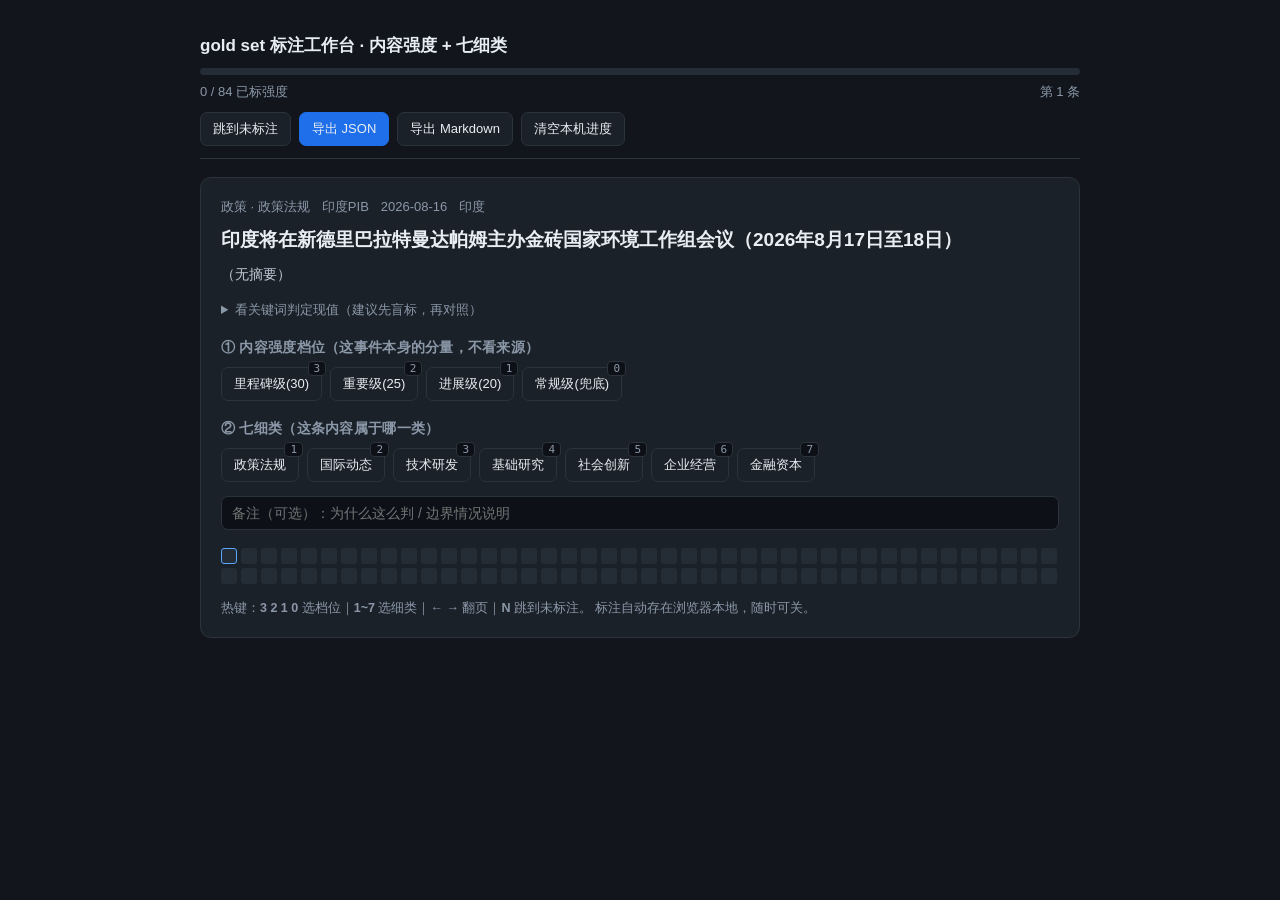
<file: docs/todo/gold-set-workbench.html>
<!DOCTYPE html>
<html lang="zh-CN">
<head>
<meta charset="utf-8">
<meta name="viewport" content="width=device-width,initial-scale=1">
<title>gold set 标注工作台 · 绿色低碳雷达</title>
<style>
  :root{--bg:#12161c;--card:#1b2129;--line:#2b333d;--fg:#e8edf3;--dim:#8b98a8;
        --ok:#3fb950;--warn:#d29922;--accent:#58a6ff;}
  *{box-sizing:border-box}
  body{margin:0;background:var(--bg);color:var(--fg);
       font:15px/1.65 -apple-system,"Segoe UI","Microsoft YaHei",sans-serif}
  .wrap{max-width:920px;margin:0 auto;padding:22px 20px 60px}
  header{position:sticky;top:0;background:var(--bg);padding:10px 0 12px;z-index:5;
         border-bottom:1px solid var(--line)}
  h1{font-size:17px;margin:0 0 8px;font-weight:600}
  .bar{height:7px;background:#242c36;border-radius:4px;overflow:hidden}
  .bar > i{display:block;height:100%;background:var(--ok);width:0}
  .meta{display:flex;justify-content:space-between;color:var(--dim);font-size:13px;margin-top:6px}
  .buttons{display:flex;gap:8px;flex-wrap:wrap;margin-top:10px}
  button{background:var(--card);color:var(--fg);border:1px solid var(--line);border-radius:7px;
         padding:7px 12px;font-size:13px;cursor:pointer}
  button:hover{border-color:var(--accent)}
  button.primary{background:#1f6feb;border-color:#1f6feb}
  .card{background:var(--card);border:1px solid var(--line);border-radius:11px;padding:18px 20px;
        margin-top:18px}
  .tags{color:var(--dim);font-size:13px;display:flex;gap:12px;flex-wrap:wrap;margin-bottom:8px}
  .title{font-size:19px;font-weight:600;line-height:1.45;margin:2px 0 10px}
  .sum{color:#c3ccd8;font-size:14px;white-space:pre-wrap}
  details{margin-top:12px;color:var(--dim);font-size:13px}
  summary{cursor:pointer}
  .q{margin-top:16px}
  .q h2{font-size:14px;color:var(--dim);font-weight:600;margin:0 0 8px;letter-spacing:.02em}
  .opts{display:flex;gap:8px;flex-wrap:wrap}
  .opt{position:relative}
  .opt kbd{position:absolute;top:-7px;right:-5px;background:#0d1117;border:1px solid var(--line);
           border-radius:4px;font-size:11px;padding:0 5px;color:var(--dim)}
  .opt.on{border-color:var(--ok);box-shadow:inset 0 0 0 1px var(--ok)}
  input[type=text]{width:100%;margin-top:14px;background:#0d1117;border:1px solid var(--line);
        border-radius:7px;color:var(--fg);padding:8px 10px;font-size:14px}
  .strip{display:flex;flex-wrap:wrap;gap:4px;margin-top:18px}
  .cell{width:16px;height:16px;border-radius:3px;background:#242c36;cursor:pointer;
        border:1px solid transparent}
  .cell.done{background:var(--ok)}
  .cell.cur{border-color:var(--accent)}
  .hint{color:var(--dim);font-size:12.5px;margin-top:14px}
  .flash{position:fixed;bottom:18px;left:50%;transform:translateX(-50%);background:#1f6feb;
         padding:8px 14px;border-radius:8px;font-size:13px;opacity:0;transition:opacity .18s}
  .flash.on{opacity:1}
</style>
</head>
<body>
<div class="wrap">
  <header>
    <h1>gold set 标注工作台 · 内容强度 + 七细类</h1>
    <div class="bar"><i id="pbar"></i></div>
    <div class="meta"><span id="pnum">0 / 0</span><span id="pidx"></span></div>
    <div class="buttons">
      <button onclick="jumpUnlabeled()">跳到未标注</button>
      <button onclick="exportJSON()" class="primary">导出 JSON</button>
      <button onclick="exportMD()">导出 Markdown</button>
      <button onclick="clearLocal()">清空本机进度</button>
    </div>
  </header>

  <div class="card">
    <div class="tags"><span id="t_sub"></span><span id="t_src"></span><span id="t_time"></span>
      <span id="t_region"></span></div>
    <div class="title" id="t_title"></div>
    <div class="sum" id="t_sum"></div>
    <details><summary>看关键词判定现值（建议先盲标，再对照）</summary>
      <div style="margin-top:6px">关键词细类：<b id="k_sub"></b>｜关键词内容强度分：<b id="k_score"></b>
        <span id="k_str"></span></div>
    </details>

    <div class="q">
      <h2>① 内容强度档位（这事件本身的分量，不看来源）</h2>
      <div class="opts" id="opts_level"></div>
    </div>
    <div class="q">
      <h2>② 七细类（这条内容属于哪一类）</h2>
      <div class="opts" id="opts_sub"></div>
    </div>
    <input type="text" id="note" placeholder="备注（可选）：为什么这么判 / 边界情况说明">
    <div class="strip" id="strip"></div>
    <div class="hint">热键：<b>3 2 1 0</b> 选档位｜<b>1~7</b> 选细类｜<b>← →</b> 翻页｜<b>N</b> 跳到未标注。
      标注自动存在浏览器本地，随时可关。</div>
  </div>
</div>
<div class="flash" id="flash"></div>

<script>
const DATA = {"version": 1, "created_at": "2026-09-23T04:11:08.512357+00:00", "sub_order": ["政策法规", "国际动态", "技术研发", "基础研究", "社会创新", "企业经营", "金融资本"], "level_name": {"3": "里程碑级(30)", "2": "重要级(25)", "1": "进展级(20)", "0": "常规级(兜底)"}, "level_order": [3, 2, 1, 0], "items": [{"id": "e64ebbc8b1362ca421615cccec5c74a790d4dc7a", "title": "India to Host BRICS Environment Working Group Meetings at Bharat Mandapam, New Delhi (17-18 August 2026)", "title_zh": "印度将在新德里巴拉特曼达帕姆主办金砖国家环境工作组会议（2026年8月17日至18日）", "summary": "", "url": "https://news.google.com/rss/articles/CBMiY0FVX3lxTE9UNENXUHdMcTBqX1RBelhpZDhJdHY0SVp6dWpLRTJLdF9zTHNEbTRwR3I5a0RKRGZKTlZlR3g5end4ZVU4Wi1HeXFxNjI4cTZLdHhScG4xSGlXNmVjZVduSzBBRQ?oc=5", "source": "印度PIB", "published_at": "2026-08-16T04:31:16Z", "dimension": "政策", "region": "印度", "sub_kw": "政策法规", "score_kw": 47, "strength_kw": null, "label_strength": null, "label_sub": null, "label_note": "", "labeled_at": null}, {"id": "171a4087bb080598dab25830560466fd5c9ca3e7", "title": "EU Mission Adaptation Community - Postijiet tagged b'\"local and regional administrations\"", "title_zh": "欧盟使命适应社区- Postijiet标记为b '“地方和地区行政当局”", "summary": "", "url": "https://news.google.com/rss/articles/[base64]?oc=5", "source": "欧盟委员会", "published_at": "2026-08-21T10:36:52Z", "dimension": "政策", "region": "欧盟", "sub_kw": "政策法规", "score_kw": 41, "strength_kw": null, "label_strength": null, "label_sub": null, "label_note": "", "labeled_at": null}, {"id": "6e76d50a7688f313edcc51aa13f92d9755c18614", "title": "【关于印发《石油天然气发展“十五五”规划》的通知】", "title_zh": "", "summary": "国家发展改革委 国家能源局关于印发 《石油天然气发展“十五五”规划》的通知 发改能源〔2026〕1055号 各省（自治区、直辖市）、新疆生产建设兵团发展改革委、能源局，中国石油天然气集团有限公司、中国石油化工集团有限公司、中国海洋石油集团有限公司、国家石油天然气管网集团有限公司： 依据《中华人民共和国国民经济和社会发展第十五个五年规划纲要》和《新型能源体系建设“十五五”规划》总体要求，为加快推进石油天然气行业高质量发展和高水平安全，我们制定了《石油天然气发展“十五五”规划》。现印发给你们，请认真贯彻执行。", "url": "https://www.ndrc.gov.cn/xwdt/tzgg/202608/t20260817_1407043.html", "source": "国家发改委", "published_at": "2026-08-17T08:09+08:00", "dimension": "政策", "region": "中国", "sub_kw": "政策法规", "score_kw": 67, "strength_kw": null, "label_strength": null, "label_sub": null, "label_note": "", "labeled_at": null}, {"id": "f164700d9564009d523a2ac105e3088591a41436", "title": "专家解读｜提升乡村建设信息化水平 助力数字乡村高质量发展新征程", "title_zh": "", "summary": "“十五五”时期是网络强国建设夯实基础、全面发力的关键时期，也是基本实现农业农村现代化的关键时期。近日，中央网信办、农业农村部、工业和信息化部印发《数字乡村高质量发展行动计划（2026—2030年）》（以下简称《行动计划》），以强农惠农富农为目标，对“十五五”时期数字乡村发展重点任务作出系统部署。乡村建设信息化是数字乡村建设的重点领域和关键环节，是直接关乎农民群众获得感、幸福感、安全感的基础性工程，对推进农村基本具备现代生活条件，激发乡村发展内生动力具有重要作用。", "url": "https://www.cac.gov.cn/2026-09/11/c_1790876176680857.htm", "source": "网信政务", "published_at": "2026-09-11T18:30+08:00", "dimension": "政策", "region": "中国", "sub_kw": "政策法规", "score_kw": 63, "strength_kw": null, "label_strength": null, "label_sub": null, "label_note": "", "labeled_at": null}, {"id": "f6bf12c4cff1dbcad6981f628ba67f237fcd9415", "title": "令和7年度補正フュージョンエネルギー発電実証推進事業補助金 間接補助事業者の公募に係る審査状況の公表", "title_zh": "2013年6月7日修订聚变能源发电示范推进项目补贴间接补贴企业公开招标的审查情况公布", "summary": "", "url": "https://news.google.com/rss/articles/CBMifkFVX3lxTE1XbUZ5SVZINzhPb0JTLVhjaWhFVkVHdmZwYS1lYU9kMUVhdzloVUhoYVlfcUNhNlBIUU42MldKZmxhVWR6TXI3dkNvZlR2YkVpbUs5ZDNNNzRmNGFGNnhQT1RQblJaMnhfazdpTTdBU3puZFNFWWNQY1VlWWlGQQ?oc=5", "source": "日本资源能源厅", "published_at": "2026-08-31T08:52:36Z", "dimension": "政策", "region": "日本", "sub_kw": "政策法规", "score_kw": 49, "strength_kw": null, "label_strength": null, "label_sub": null, "label_note": "", "labeled_at": null}, {"id": "60be7c5bec6c7c7fda964e9811eb0fb540af7b79", "title": "Hurricane LALA", "title_zh": "飓风拉拉", "summary": "ZCZC HFOTCDCP2 ALL TTAA00 PHFO DDHHMM Hurricane Lala Discussion Number 27 NWS Central Pacific Hurricane Center Honolulu HI CP012026 Issued by NWS National Hurricane Center Miami FL 500 PM HST Tue Aug 18 2026 The satellite presentation of Lala has", "url": "https://www.nhc.noaa.gov/archive/2026/cp01/cp012026.discus.027.shtml", "source": "美国NOAA", "published_at": "2026-08-19T16:57:14.448304Z", "dimension": "政策", "region": "美国", "sub_kw": "政策法规", "score_kw": 41, "strength_kw": null, "label_strength": null, "label_sub": null, "label_note": "", "labeled_at": null}, {"id": "534ea97410e11aaa92f30532cedac89e6094dd03", "title": "第9回 福井県・原子力発電所の立地地域の将来像に関する共創会議（開催案内）", "title_zh": "关于第9次福井县·核电站选址地区未来形象的共创会议（召开指南）", "summary": "", "url": "https://news.google.com/rss/articles/CBMidEFVX3lxTE9lWmdUQkk1aklSaFpXaE5WRzlhV0RFN3Bkb1BQbHVmZENsS0pubVZjX1hXWjFGN3NkaFJ4cEdzVGc4dlk3VmhQWjlmRkZ0QXVtRGIxQjBPYkxtMXlMdUhyMXlJdlU4djZMQzQ2cDh4TzFWX2Nu?oc=5", "source": "日本经产省", "published_at": "2026-08-21T12:21:33Z", "dimension": "政策", "region": "日本", "sub_kw": "政策法规", "score_kw": 41, "strength_kw": null, "label_strength": null, "label_sub": null, "label_note": "", "labeled_at": null}, {"id": "923f172278e0e60d9407fd222ca60fadbbd47e8a", "title": "U.S. LNG exports rose 23% in the first half of 2026 because of higher capacity", "title_zh": "由于产能增加，2026年上半年美国液化天然气出口增长23%", "summary": "", "url": "https://news.google.com/rss/articles/CBMiY0FVX3lxTE5rQ3VGOWtpUC1RTDFHNEljYWxZdlBLLW53OXJFaXlYRkFrNjBXb0YzLXRBOU5fX01TMmptMElDR0stZzlMOVBSSklCd0FxRnEyeWltMWxZU3dmUVk2aDd4N0h0RQ?oc=5", "source": "美国EIA", "published_at": "2026-09-01T13:00:57Z", "dimension": "政策", "region": "美国", "sub_kw": "政策法规", "score_kw": 49, "strength_kw": null, "label_strength": null, "label_sub": null, "label_note": "", "labeled_at": null}, {"id": "c02c0873076b98bf2cdd4a6ab4067abe949783a3", "title": "Dangote refinery drives increase in petroleum shipments from Nigeria", "title_zh": "Dangote炼油厂推动尼日利亚石油运输量增加", "summary": "", "url": "https://news.google.com/rss/articles/CBMiY0FVX3lxTFBIVl80YkhaV1dJZ3E4LUFvYzlUaTQ4bE1hd2loSm5SWk1pWWloNXYtcTdpd2owMHQzTF9GckRwQ2ZidG1UUWJrY3F2T3RZblNtbWRTNmNwRk10dEI5aGg2dUJXRQ?oc=5", "source": "美国EIA", "published_at": "2026-08-24T13:01:15Z", "dimension": "政策", "region": "美国", "sub_kw": "政策法规", "score_kw": 47, "strength_kw": null, "label_strength": null, "label_sub": null, "label_note": "", "labeled_at": null}, {"id": "35c412feb2e4ff92596b2123465f6813b0e1e6ac", "title": "There is no single pathway to the🌍#energytransition. Each reflects different priorities, resources & circumstances, but every project, policy, investment & individual action adds to global progress. See how @IRENA supports countries in advancing their respective", "title_zh": "#energytransition没有单一的途径。每个项目、政策、投资和个人行动都反映了不同的优先事项、资源和情况，但每个项目、政策、投资和个人行动都有助于全球进步。了解如何支持各国推进各自的发展", "summary": "There is no single pathway to the🌍#energytransition. Each reflects different priorities, resources & circumstances, but every project, policy, investment & individual action adds to global progress. See how @IRENA supports countries in advancing their respective", "url": "https://x.com/IRENA/status/2093935747506037111", "source": "@IRENA", "published_at": "2026-08-30T05:36:00Z", "dimension": "政策", "region": "国际", "sub_kw": "政策法规", "score_kw": 41, "strength_kw": null, "label_strength": null, "label_sub": null, "label_note": "", "labeled_at": null}, {"id": "d390d14b8b52147831811e46f102e38d62ee563e", "title": "Prime Minister shares an article on India’s BRICS chairship and sustainable development", "title_zh": "总理分享一篇关于印度担任金砖国家主席和可持续发展的文章", "summary": "", "url": "https://news.google.com/rss/articles/CBMia0FVX3lxTE1kX3BsM19EWmtsS3YzMFVpNmZsc0hWak5jX0VFSUstTmF5bnJRdkIwQnpmam44eUNZUEw4VjV4UXhHR0hXd3A2YmVHTmxqNnBCRkNpS2kxaXQ4Z05UNkFfMzMtbGxIUGF4MlpZ?oc=5", "source": "印度PIB", "published_at": "2026-08-20T16:09:00Z", "dimension": "政策", "region": "印度", "sub_kw": "政策法规", "score_kw": 53, "strength_kw": null, "label_strength": null, "label_sub": null, "label_note": "", "labeled_at": null}, {"id": "013ba351bdaaf537c340f9bc12890b5d7bfdb27f", "title": "《中国新电商发展报告（2026）》正式发布", "title_zh": "", "summary": "", "url": "https://www.cac.gov.cn/2026-08/29/c_1789665114197079.htm", "source": "网信政务", "published_at": "2026-08-29T02:00:27.738596Z", "dimension": "政策", "region": "中国", "sub_kw": "政策法规", "score_kw": 69, "strength_kw": null, "label_strength": null, "label_sub": null, "label_note": "", "labeled_at": null}, {"id": "9657e8319abe85f8d9453d3054ecdc1bf53665db", "title": "Global renewables need 1,200GW of annual additions through 2030: IRENA - Asian Power", "title_zh": "到2030年，全球可再生能源每年需要增加1，200 GW：IRENA -亚洲电力", "summary": "", "url": "https://news.google.com/rss/articles/[base64]?oc=5", "source": "IRENA", "published_at": "2026-09-22T01:51:21Z", "dimension": "政策", "region": "国际", "sub_kw": "国际动态", "score_kw": 56, "strength_kw": null, "label_strength": null, "label_sub": null, "label_note": "", "labeled_at": null}, {"id": "b14463e82a810672628040e0981d2153db0cfbe9", "title": "消息称三星已锁定约 70% 存储芯片产能至 2031 年，HBM 长协价仅为现货五分之一", "title_zh": "", "summary": "IT之家 9 月 1 日消息，随着人工智能基础设施建设持续推动高带宽内存（HBM）需求增长，据韩国媒体最新报道，三星已经通过长期供应协议（LTA）锁定了约 70% 的内存产能。 这些长期协议能够让三星客户获得远低于现货市场的价格。据报道，HBM 现货价格最高可达到长期协议价格的 5 倍。 SEDaily 报道称，HBM 需求持续飙升，已经导致 DRAM 市场供应趋紧。 HBM 可以理解为将多层 DRAM 芯片进行堆叠封装而成的高性能内存。", "url": "https://m.ithome.com/html/997167.htm", "source": "IT之家最新", "published_at": "2026-09-01T22:11+08:00", "dimension": "政策", "region": "中国", "sub_kw": "国际动态", "score_kw": 67, "strength_kw": null, "label_strength": null, "label_sub": null, "label_note": "", "labeled_at": null}, {"id": "c0dca56a0af433cf58f0cd8d48c81a52d007afa8", "title": "Daily Briefing: China ‘weighs’ hosting COP33 | English onshore wind ‘high’ | Swedish climate protest Read today's briefing here ➡️ https://t.co/l1aoyosbzs Sign up to our email briefings ➡️ https://t.co/BHMzprrun8", "title_zh": "每日简报：中国“权衡”主办COP33|英国陆上风'高'|瑞典气候抗议在这里阅读今天的简报注册我们的电子邮件简报", "summary": "Daily Briefing: China ‘weighs’ hosting COP33 English onshore wind ‘high’ Swedish climate protest Read today's briefing here ➡️ https://t.co/l1aoyosbzs Sign up to our email briefings ➡️ https://t.co/BHMzprrun8", "url": "https://x.com/CarbonBrief/status/2091808865717252296", "source": "@CarbonBrief", "published_at": "2026-08-24T08:44:32Z", "dimension": "政策", "region": "中国", "sub_kw": "国际动态", "score_kw": 69, "strength_kw": null, "label_strength": null, "label_sub": null, "label_note": "", "labeled_at": null}, {"id": "20f308059501421b601d7707ee196bbd81f570eb", "title": "Stay on top of the latest news, data reports & insights on the global energy #TransitionPathways grounded in renewable energy. 📩Receive @IRENA newsletter in your inbox monthly, with the August edition coming next week. Subscribe now!👉 https://t.co/tufpaAcoFI", "title_zh": "掌握有关全球能源的最新新闻、数据报告和见解#TransitionPathways以可再生能源为基础。每月在收件箱中收到时事通讯，八月版将于下周发布。立即订阅！", "summary": "Stay on top of the latest news, data reports & insights on the global energy #TransitionPathways grounded in renewable energy. 📩Receive @IRENA newsletter in your inbox monthly, with the August edition coming next week. Subscribe now!👉 https://t.co/tufpaAcoFI", "url": "https://x.com/IRENA/status/2093194361815359681", "source": "@IRENA", "published_at": "2026-08-28T04:30:00Z", "dimension": "政策", "region": "国际", "sub_kw": "国际动态", "score_kw": 53, "strength_kw": null, "label_strength": null, "label_sub": null, "label_note": "", "labeled_at": null}, {"id": "351b63c5ef5aaac0414f7e5b5dfeb15c453ad55b", "title": "E3G WhatsApp registration for journalists", "title_zh": "E3 G WhatsApp记者注册", "summary": "Media can receive targeted news, developments and exclusive analysis via E3G’s WhatsApp broadcast for journalists. Experts from the E3G team bring you access to exclusive WhatsApp updates with background, comment, press advisories and releases for key geopolitical and climate events over the year – the UNFCCC key moments including Bonn, UNGA, COP; WB Springs and […] The post E3G WhatsApp registrat", "url": "https://www.e3g.org/news/e3g-whatsapp-registration-for-updates/?utm_source=rss&utm_medium=rss&utm_campaign=e3g-whatsapp-registration-for-updates", "source": "Nesta Smith", "published_at": "2026-09-01T11:57:00Z", "dimension": "政策", "region": "欧盟", "sub_kw": "国际动态", "score_kw": 69, "strength_kw": null, "label_strength": null, "label_sub": null, "label_note": "", "labeled_at": null}, {"id": "4d267ad59b8c7aafe0c15279551face8f352624a", "title": "World Bank and IMF to update debt assessments of poor countries — Asharq Al-Awsat - ua.news", "title_zh": "世界银行和国际货币基金组织更新贫穷国家的债务评估- Asharq Al-Awsat -ua.news", "summary": "", "url": "https://news.google.com/rss/articles/[base64]?oc=5", "source": "World Bank Climate", "published_at": "2026-09-21T23:01:54Z", "dimension": "政策", "region": "国际", "sub_kw": "国际动态", "score_kw": 44, "strength_kw": null, "label_strength": null, "label_sub": null, "label_note": "", "labeled_at": null}, {"id": "531a13ad7ad0d4fd0c9e09dbf13cb03efccf1092", "title": "Copper Indium Gallium Diselenide", "title_zh": "二硒化铜铟镓", "summary": "DOE supports innovative research focused on overcoming the current technological and commercial barriers for copper indium gallium diselenide [Cu(In x Ga 1-x )Se 2 ], or CIGS, solar cells.", "url": "https://www.energy.gov/cmei/systems/copper-indium-gallium-diselenide", "source": "美国DOE", "published_at": "2026-08-14T10:00:00Z", "dimension": "政策", "region": "美国", "sub_kw": "国际动态", "score_kw": 55, "strength_kw": null, "label_strength": null, "label_sub": null, "label_note": "", "labeled_at": null}, {"id": "8749933d4fbc6dc89899082d5d44b5e97ed44c2f", "title": "📅Much of the estimated 180 GW of Central America's renewables potential remains untapped. @IRENA Central America & the Caribbean Energy Transition Investment Forum held in parallel w/ @OLACDEORG Energy Week seeks to bridge investment gaps to unlock that potential & accelerate", "title_zh": "中美洲估计有180 GW的可再生能源潜力，其中大部分仍未开发。与能源周同时举行的中美洲和加勒比地区能源转型投资论坛旨在弥合投资差距，以释放潜力并加速", "summary": "📅Much of the estimated 180 GW of Central America's renewables potential remains untapped. @IRENA Central America & the Caribbean Energy Transition Investment Forum held in parallel w/ @OLACDEORG Energy Week seeks to bridge investment gaps to unlock that potential & accelerate", "url": "https://x.com/IRENA/status/2093240189498126404", "source": "@IRENA", "published_at": "2026-08-28T07:32:06Z", "dimension": "政策", "region": "美国", "sub_kw": "国际动态", "score_kw": 53, "strength_kw": null, "label_strength": null, "label_sub": null, "label_note": "", "labeled_at": null}, {"id": "992109355d6de21a0b0c3ed131b240cc97e12699", "title": "欧盟六国要对石油暴利“开刀”，专家：存在明显博弈阻力", "title_zh": "", "summary": "“我们正在经历数十年来最大的供应冲击之一。”一封由德国、西班牙、葡萄牙、意大利、波兰和奥地利6国财政部部长写给欧盟轮值主席国爱尔兰的联名信近日引发热议。路透社24日报道称，联名信要求将对石油公司暴利征税的问题纳入9月18日至19日的欧盟财长会议议程。《欧洲时报》24日分析认为，此举将把一个争论数月的想法推进到欧盟正式政治议程中。 中东冲突导致的霍尔木兹海峡关闭，让欧洲地区的消费者和企业面临长期处于高位的能源成本。上述6国财政部部长认为，石油公司从炼油利润中获益，而利润率的增速已经超过了原油价格本身的涨幅。", "url": "https://www.cnenergynews.cn/article/4SwrgSNThlj", "source": "中国能源报", "published_at": "2026-08-26T08:39+08:00", "dimension": "政策", "region": "欧盟", "sub_kw": "国际动态", "score_kw": 54, "strength_kw": null, "label_strength": null, "label_sub": null, "label_note": "", "labeled_at": null}, {"id": "166dc1037e553b61d00e86d20ce9689e7cf6698c", "title": "HowToRobot and Robotics Australia Group partner on platform to encourage robot adoption", "title_zh": "HowToRobot和Robotics Australia集团合作平台鼓励机器人的采用", "summary": "- The Robot Report", "url": "https://www.therobotreport.com/howtorobot-robotics-australia-group-partner-platform-encourage-robot-adoption/", "source": "The Robot Report", "published_at": "2026-09-01T13:57:44Z", "dimension": "政策", "region": "国际", "sub_kw": "国际动态", "score_kw": 41, "strength_kw": null, "label_strength": null, "label_sub": null, "label_note": "", "labeled_at": null}, {"id": "bbc55cf1f342a2aa6604ddfddc94d1859e0a7e87", "title": "Every #TransitionPathway is unique. Countries are taking their own different routes towards a shared destination. Read @IRENA's visual story to see how each route leads to the global #energytransition: https://t.co/R8dL9MzJgK", "title_zh": "每个#TransitionPathway都是独一无二的。各国正在采取不同的路线走向共同的目的地。Read的视觉故事，了解每条路线如何通向全球#energytransition：", "summary": "Every #TransitionPathway is unique. Countries are taking their own different routes towards a shared destination. Read @IRENA's visual story to see how each route leads to the global #energytransition: https://t.co/R8dL9MzJgK", "url": "https://x.com/IRENA/status/2092196033841471892", "source": "@IRENA", "published_at": "2026-08-25T10:23:00Z", "dimension": "政策", "region": "国际", "sub_kw": "国际动态", "score_kw": 39, "strength_kw": null, "label_strength": null, "label_sub": null, "label_note": "", "labeled_at": null}, {"id": "d8b9cdc35d0ef67567beb19dacac6900283aad9f", "title": "Rescheduled Virtual Public Scoping Session for the Rio Grande LNG Expansion Project (CP26-532-000)", "title_zh": "关于格兰德河LNG扩建项目的重新召开的虚拟公众范围界定会议（CP 26 -532-000）", "summary": "", "url": "https://news.google.com/rss/articles/[base64]?oc=5", "source": "美国FERC", "published_at": "2026-08-27T18:18:20Z", "dimension": "政策", "region": "美国", "sub_kw": "国际动态", "score_kw": 49, "strength_kw": null, "label_strength": null, "label_sub": null, "label_note": "", "labeled_at": null}, {"id": "53a064b916c8429011eb9f5d9b558309685bb801", "title": "10万张国产芯片跑大模型，是什么概念？_精彩视频为您呈现_36氪", "title_zh": "", "summary": "", "url": "https://news.google.com/rss/articles/CBMiVkFVX3lxTE9DNnVlRjlhTjZZN3J0eWVnQU5RNXZxUERVdlVmMGRwYmpJQzdyaXZQakZ5RHlNNkl2TUdlX1dkYkQwWVFoMFpNWVR4UzllMVliV0JLNTB3?oc=5", "source": "36氪", "published_at": "2026-08-28T12:43:05Z", "dimension": "创新", "region": "中国", "sub_kw": "技术研发", "score_kw": 67, "strength_kw": null, "label_strength": null, "label_sub": null, "label_note": "", "labeled_at": null}, {"id": "c62d74c2b4926499d24764f49650282e2a33a9b3", "title": "人工智能进入下半场：从DeepSeek到机器人，AI正在走向哪里？", "title_zh": "", "summary": "", "url": "https://m.huxiu.com/articleaudio_player/4875043.html", "source": "虎嗅", "published_at": "2026-08-24T12:36:30Z", "dimension": "创新", "region": "中国", "sub_kw": "技术研发", "score_kw": 45, "strength_kw": null, "label_strength": null, "label_sub": null, "label_note": "", "labeled_at": null}, {"id": "ef9354119cc5228a348acc21e04b42fa30891264", "title": "Meta用一整年证明Agent无法取代员工：事故增四成，工程师救火多七成", "title_zh": "", "summary": "", "url": "https://news.google.com/rss/articles/CBMiTkFVX3lxTE51UUhkZHFFX3VKNkpIcXR0b3BMWXhuNkR1OWNkVVZaamtSbkFNVF9FVlBCQU5CQTNYWjJOeHppWDR3STh1SEtwTUVOWmk0UQ?oc=5", "source": "36氪", "published_at": "2026-08-27T14:15:00Z", "dimension": "创新", "region": "中国", "sub_kw": "技术研发", "score_kw": 37, "strength_kw": null, "label_strength": null, "label_sub": null, "label_note": "", "labeled_at": null}, {"id": "b8430036f56c623f4d1c97765549e4e1985f4798", "title": "ChatGPT Ads 年化收入达 10 亿美元并全球扩展", "title_zh": "", "summary": "ChatGPT Ads 年化收入运行率突破 10 亿美元，并扩展至全球市场。该广告业务通过免费和低价选项，支持更多人使用 AI 服务。 🔗 阅读原文 via AIHOT https://aihot.virxact.com/items/cmthb75t6092frodmg7ic1fc0", "url": "https://aihot.virxact.com/items/cmthb75t6092frodmg7ic1fc0", "source": "noreply@aihot.virxact.com (OpenAI：官网动态（RSS · 排除企业/客户案例）)", "published_at": "2026-08-31T04:00:00Z", "dimension": "创新", "region": "国际", "sub_kw": "技术研发", "score_kw": 75, "strength_kw": null, "label_strength": null, "label_sub": null, "label_note": "", "labeled_at": null}, {"id": "106c9df941e29d4b9ae386a79c2f07b77c57eb44", "title": "美国AI数据中心建设遭遇民众强烈反对，重资产竞赛引发资本循环质疑", "title_zh": "", "summary": "", "url": "https://news.google.com/rss/articles/CBMiVEFVX3lxTE9sZnZzWHp3YWRPZ1Y2Rks3dmRGM09fZllneXo1UVhwem5nNi1Wc015VVZ6UkdsRTlSemNPenlQX3lVUXMtdjRKUTBiTExlVHNrVWliMQ?oc=5", "source": "虎嗅", "published_at": "2026-08-24T02:16:30Z", "dimension": "创新", "region": "美国", "sub_kw": "技术研发", "score_kw": 45, "strength_kw": null, "label_strength": null, "label_sub": null, "label_note": "", "labeled_at": null}, {"id": "1072deef938cc94b72e27b5d1b596b2b0ee4bca6", "title": "碳基与硅基的终极博弈：机器人产业的跨栏与狂奔", "title_zh": "", "summary": "", "url": "https://news.google.com/rss/articles/CBMiTkFVX3lxTE9SdGR1NTh2QWRIdEg3MUhjekVvVWhUV0JwMnRUUnhPVzRHM2VVMEdfdlZENnc1T2JxcC1MV0Q2bUt4TUtmd0x3MnI0RUl4dw?oc=5", "source": "36氪", "published_at": "2026-08-24T14:22:00Z", "dimension": "创新", "region": "中国", "sub_kw": "技术研发", "score_kw": 35, "strength_kw": null, "label_strength": null, "label_sub": null, "label_note": "", "labeled_at": null}, {"id": "2749d971fa181a386542c343bb328b7d17cbba46", "title": "affaan-m/ECC", "title_zh": "affaan-m/EC", "summary": "代理运行时性能优化系统。涵盖技能、直觉、记忆、安全及以研究为先的开发，适用于 Claude Code、Codex、Opencode、Cursor 等。语言：英语 葡萄牙语（巴西） 简体中文 繁體中文 日语 韩语 土耳其语 俄语 越南语…", "url": "https://github.com/affaan-m/ECC", "source": "RadarAI·GitHub趋势", "published_at": "2026-08-23T09:32:13.796139Z", "dimension": "创新", "region": "国际", "sub_kw": "技术研发", "score_kw": 42, "strength_kw": null, "label_strength": null, "label_sub": null, "label_note": "", "labeled_at": null}, {"id": "69a0ee1556a71b0624f32370283d62a9bb2b3a80", "title": "How Locus is getting a grasp on one of robotics biggest challenges: manipulation", "title_zh": "Locus如何抓住机器人最大的挑战之一：操纵", "summary": "- The Robot Report", "url": "https://www.therobotreport.com/locus-getting-grasp-one-robotics-biggest-challenges-manipulation/", "source": "The Robot Report", "published_at": "2026-08-28T13:35:41Z", "dimension": "创新", "region": "美国", "sub_kw": "技术研发", "score_kw": 39, "strength_kw": null, "label_strength": null, "label_sub": null, "label_note": "", "labeled_at": null}, {"id": "e293d5373af56b0ee283b00329e4d5fd91aa1845", "title": "How much electricity does it take to run AI? The answer is becoming increasingly important as the data centres powering AI expand at extraordinary speed. Our new documentary looks at what the AI boom means for power systems around the globe. Watch now ➡️ https://t.co/qlAADnU4K8", "title_zh": "运行人工智能需要多少电力？随着支持人工智能的数据中心以惊人的速度扩张，答案变得越来越重要。我们的新纪录片探讨了人工智能热潮对全球电力系统意味着什么。立即观看", "summary": "How much electricity does it take to run AI? The answer is becoming increasingly important as the data centres powering AI expand at extraordinary speed. Our new documentary looks at what the AI boom means for power systems around the globe. Watch now ➡️ https://t.co/qlAADnU4K8", "url": "https://x.com/IEA/status/2091476861880541474", "source": "@IEA", "published_at": "2026-08-23T10:45:16Z", "dimension": "创新", "region": "全球", "sub_kw": "技术研发", "score_kw": 57, "strength_kw": null, "label_strength": null, "label_sub": null, "label_note": "", "labeled_at": null}, {"id": "e9f6641b00f6664aa20f9242c609cfb24acebc71", "title": "NOAA Satellites Played Critical Role in Monitoring Historic Smoke Event", "title_zh": "NOAA卫星在监测历史烟雾事件中发挥关键作用", "summary": "", "url": "https://news.google.com/rss/articles/[base64]?oc=5", "source": "美国NOAA", "published_at": "2026-08-25T15:04:37Z", "dimension": "创新", "region": "美国", "sub_kw": "技术研发", "score_kw": 45, "strength_kw": null, "label_strength": null, "label_sub": null, "label_note": "", "labeled_at": null}, {"id": "d7ea5704df82cb797aa1a3b69c4d353ac1cd28e5", "title": "Qwen3.8 27B - Intelligence, Performance & Price Analysis", "title_zh": "Qwen 3.8 27 B-情报、性能和价格分析", "summary": "", "url": "https://news.google.com/rss/articles/CBMiXEFVX3lxTE1seUVsM252TGlGQk5NS2EydExvZXo3YmpFMVhEcFFyYllRZ3VjandnRjBQdGtDT1lrX0h0bmV0YXBIckhkZ2liME1MVFQ5LVFjV2p3UnR4c05VbWRY?oc=5", "source": "Artificial Analysis", "published_at": "2026-08-17T17:33:59Z", "dimension": "创新", "region": "国际", "sub_kw": "技术研发", "score_kw": 31, "strength_kw": null, "label_strength": null, "label_sub": null, "label_note": "", "labeled_at": null}, {"id": "9b229c968709b94648cc5935d33ba6546b65519e", "title": "GLM-5.3-Flash - Intelligence, Performance & Price Analysis", "title_zh": "GLM-5.3-Flash -情报、性能和价格分析", "summary": "GLM-5.3-Flash is amongst the leading models in intelligence and well priced when comparing to other models of similar price. The model supports text input, outputs text, and has a 400k tokens context window. GLM-5.", "url": "https://artificialanalysis.ai/models/glm-5-3-flash", "source": "Artificial Analysis", "published_at": "2026-08-26T14:48:17Z", "dimension": "创新", "region": "国际", "sub_kw": "技术研发", "score_kw": 51, "strength_kw": null, "label_strength": null, "label_sub": null, "label_note": "", "labeled_at": null}, {"id": "227cc57b554ffaf0df51e093261dd3dd02ffae4f", "title": "比尔·盖茨主张为AI时代设“人类保留区”，建议对机器人征税", "title_zh": "", "summary": "本文来自微信公众号： 腾讯科技 ，作者：晓静，编辑：徐青阳，题图来自：视觉中国 “AI要么将成为有史以来最伟大的均衡器，要么将成为不公正的最大源头。”这是微软创始人比尔 盖茨对AI未来最鲜明的判断。 三年前，比尔 盖茨还把AI比作汽车和互联网，认为风险真实，但可以通过规则、技术和社会适应来管理；到今年初，他仍把自己的态度概括为“带着脚注的乐观主义”。 美国当地时间8月26日，盖茨发表最新长文《动荡的AI时代已经到来，我们的选择至关重要》，他表示，这是他第一次面对一种新技术，希望它发展得慢一点。", "url": "https://m.huxiu.com/article/4886228.html?type=text", "source": "虎嗅", "published_at": "2026-08-26T12:01:03Z", "dimension": "创新", "region": "中国", "sub_kw": "基础研究", "score_kw": 66, "strength_kw": null, "label_strength": null, "label_sub": null, "label_note": "", "labeled_at": null}, {"id": "b2d248d2744f4ef23b5896dec1b38d8a440e3582", "title": "Learning to Assemble Novel Structures with Unfamiliar Parts under Semantic Constraints", "title_zh": "学习在语义约束下组装具有不熟悉部分的新颖结构", "summary": "Title: Learning to Assemble Novel Structures with Unfamiliar Parts under Semantic Constraints Abstract: This paper describes a neurosymbolic architecture for learning to assemble novel structures using evidence from embodied conversations and task", "url": "https://arxiv.org/abs/2608.13684", "source": "Jonghyuk Park, Alex Lascarides, Subramanian Ramamoorthy", "published_at": "2026-08-17T09:05:44.648743Z", "dimension": "创新", "region": "国际", "sub_kw": "基础研究", "score_kw": 58, "strength_kw": null, "label_strength": null, "label_sub": null, "label_note": "", "labeled_at": null}, {"id": "4488d74c8aa572c6abdeef9dbb2593222215e084", "title": "Anthropic自动化对齐研究员实验：AI研究流程中主动权转移，66小时超越人类基线", "title_zh": "", "summary": "Anthropic 的自动化对齐研究员实验，真正改变的也许不是谁比谁更聪明，而是谁在研究流程里拥有主动权。编译自：Automated Researchers Can Reliably Mitigate Alignment Failures｜Anthropic Fellows Program，2026年8月，头图来自：AI生成 如果AI已经出现了一些可以被明确测量的安全问题，比如为了迎合用户而说错话、被“越狱”诱导去执行有害指令、明知答案不对却仍然欺骗，那么能不能再让AI自己当研究员，寻找办法把这些问题纠正过来？", "url": "https://www.huxiu.com/article/4887329.html", "source": "虎嗅", "published_at": "2026-08-31T09:16:53Z", "dimension": "创新", "region": "中国", "sub_kw": "基础研究", "score_kw": 62, "strength_kw": null, "label_strength": null, "label_sub": null, "label_note": "", "labeled_at": null}, {"id": "9e6d0fc04b00fa292b6663d17f34d8f54c80805c", "title": "When agents act on their own, governance has to live in the data layer", "title_zh": "当代理自行采取行动时，治理必须存在于数据层", "summary": "Presented by EDB As enterprises give AI agents more autonomy — the ability to plan, decide, and act across systems without a human approving each step — a hard question moves to the center of every architecture review: When an agent tries to complete an action that it was never authorized to do, what actually stops it? These are your agents, running on your models, touching your data in your infra", "url": "https://venturebeat.com/security/when-agents-act-on-their-own-governance-has-to-live-in-the-data-layer", "source": "VentureBeat AI", "published_at": "2026-08-27T12:01:00Z", "dimension": "创新", "region": "国际", "sub_kw": "基础研究", "score_kw": 72, "strength_kw": null, "label_strength": null, "label_sub": null, "label_note": "", "labeled_at": null}, {"id": "f3f393c7918d1bf55a6a7268460185af35bfce6f", "title": "CrossAudit: A Git-Native, Cross-Vendor Audit Loop for Agentic Science", "title_zh": "CrossAudit：针对统计科学的Git原生、跨供应商审计循环", "summary": "arXiv:2608.28631v1 Announce Type: new Abstract: An AI scientist should not grade its own homework. Yet in the systems we examined, the agent that reviews the work usually comes from the same model family as the agent that produced it, or at least from the same vendor. Model evaluators are known to favour their own generations. Whether models trained alike also share blind spots is a conjecture, no", "url": "https://arxiv.org/abs/2608.28631", "source": "Zhaohe Dong, Yuhao Chen", "published_at": "2026-09-01T04:00:00Z", "dimension": "创新", "region": "国际", "sub_kw": "基础研究", "score_kw": 67, "strength_kw": null, "label_strength": null, "label_sub": null, "label_note": "", "labeled_at": null}, {"id": "4da42094fd6023b6147a0a2c1bfe828a138250d5", "title": "Ensuring safety and accountability in China’s biomedical translation system", "title_zh": "确保中国生物医学翻译系统的安全和问责制", "summary": "Nature Biotechnology, Published online: 15 September 2026; doi:10.1038/s41587-026-03314-x China’s Decree 818 aims to bring hospital-based cell, gene and individualized therapies into the clinic safely. Its success will depend on whether it is consistently applied and whether adverse outcomes are reported, keeping patient safety at the forefront and holding institutions accountable for the results.", "url": "https://www.nature.com/articles/s41587-026-03314-x", "source": "Jianqiang Wu", "published_at": "2026-09-15T00:00:00Z", "dimension": "创新", "region": "中国", "sub_kw": "基础研究", "score_kw": 49, "strength_kw": null, "label_strength": null, "label_sub": null, "label_note": "", "labeled_at": null}, {"id": "48f9a1c89fc6d8de78216a6eb3178a07ac7a37a8", "title": "A Survey on Foundations and Frontiers of Multimodal Agentic Frameworks: Techniques and Applications", "title_zh": "多模式统计框架的基础和前沿综述：技术和应用", "summary": "Computer Science > Artificial Intelligence Title: A Survey on Foundations and Frontiers of Multimodal Agentic Frameworks: Techniques and Applications Abstract: Advances in large language models (LLMs) have fueled a wave of research into agency: the ability", "url": "https://arxiv.org/abs/2608.20379", "source": "Neel Mokaria, Rishie Raj, Dheeraj Baiju, Xiaoqian Shen, Shraman Pramanick, Kevin Qinghong Lin, Arda Senocak, Mike Zheng Shou, Philip Torr, Mohamed Elhoseiny, Yapeng Tian, Ruohan Gao, Salman Khan, Sayan Nag, Sanjoy Chowdhury, Dinesh Manocha", "published_at": "2026-08-24T04:00:00Z", "dimension": "创新", "region": "国际", "sub_kw": "基础研究", "score_kw": 61, "strength_kw": null, "label_strength": null, "label_sub": null, "label_note": "", "labeled_at": null}, {"id": "1cd558c4d22c00aea996c0da81622f70e11ca0fb", "title": "https://x.com/i/article/2089330332369588224 · AIHOT", "title_zh": "https://x.com/i/article/2089330332369588224· AIHOT", "summary": "把土地与电力纳入长期算力规划，显示 AI 工厂的约束正从芯片供应转向场地和能源，前沿实验室的扩张成本将更多取决于长期基础设施合约而非单次采购。 土地、电力和厂房：AI 工厂的下一个关键资源。 AI 工厂是 AI 时代具有决定性意义的基础设施--在这里，算力将能源和数据转化为智能，驱动着每一家企业、每一个行业和每一个国家。 在 AI 经济中，算力就是收入。 AI 工厂需要一整套关键资源：先进芯片、封装、内存和网络--以及土地、电力和厂房。", "url": "https://aihot.virxact.com/items/cmsx8zij405t2rommm4gwgzjh", "source": "noreply@aihot.virxact.com (X：Jensen Huang (@JensenHuang))", "published_at": "2026-08-17T12:40:19Z", "dimension": "创新", "region": "中国", "sub_kw": "基础研究", "score_kw": 58, "strength_kw": null, "label_strength": null, "label_sub": null, "label_note": "", "labeled_at": null}, {"id": "a47ce214dc14128fbb04872f266e67f815c1ccb0", "title": "FLARE: A Systematic, Uncertainty-Aware Framework for Evidence-Based Adoption of Artificial Intelligence in Healthcare", "title_zh": "DART：一个系统性、不确定性意识框架，用于在医疗保健中基于证据采用人工智能", "summary": "arXiv:2608.23643v1 Announce Type: new Abstract: Artificial intelligence is increasingly being introduced into healthcare workflows, yet most evaluations emphasize model accuracy rather than whether adoption is economically worthwhile in real clinical settings. This study proposes FLARE, a systematic and uncertainty-aware framework for evaluating the financial and operational implications of adopti", "url": "https://arxiv.org/abs/2608.23643", "source": "Jacob Idoko, Siddhartha Paudel, Mariana Bento, Roberto Souza, Gouri Ginde", "published_at": "2026-08-26T04:00:00Z", "dimension": "创新", "region": "国际", "sub_kw": "基础研究", "score_kw": 67, "strength_kw": null, "label_strength": null, "label_sub": null, "label_note": "", "labeled_at": null}, {"id": "e3513c746108d5d03c799928136da75483c7af7f", "title": "Beyond Linear Context: Graph-Guided Evidence Navigation for Long-Novel Reasoning with a Local 9B Language Model", "title_zh": "超越线性上下文：使用本地9 B语言模型进行长篇小说推理的图形引导证据导航", "summary": "arXiv:2609.22939v1 Announce Type: new Abstract: Long-context models read a novel the way a person reads a printout: one token after another, in narrative order, with the whole history competing for a fixed budget of attention. A detective does not work that way. They sort what happened when, and they keep a map of who relates to whom, so a clue from chapter one can meet a question asked at the end", "url": "https://arxiv.org/abs/2609.22939", "source": "Wenji Fu", "published_at": "2026-09-22T04:00:00Z", "dimension": "创新", "region": "国际", "sub_kw": "基础研究", "score_kw": 53, "strength_kw": null, "label_strength": null, "label_sub": null, "label_note": "", "labeled_at": null}, {"id": "9e70a006de0bbc1b843f9cd98c8e6cdf55ce71da", "title": "生成式AI学习惩罚研究：长期使用导致中学生成绩下降", "title_zh": "", "summary": "", "url": "https://news.google.com/rss/articles/CBMiUkFVX3lxTE5YbVFLRGdTRk43TGc4ZzFOZkM5MW1VNlUtY2VPYk9jcXVScG5HVFZ0S2J6TG5SZS1qQzg0cG8xUzhuUUUxUlhlaTFHemdEMmlINlE?oc=5", "source": "虎嗅", "published_at": "2026-08-23T23:43:12Z", "dimension": "创新", "region": "中国", "sub_kw": "基础研究", "score_kw": 57, "strength_kw": null, "label_strength": null, "label_sub": null, "label_note": "", "labeled_at": null}, {"id": "bafe2a9ee4cb8979a94efad3d135a1e38d21c6f0", "title": "A collective capability boundary in frontier large language models on guideline-conformant and case-specific oncology decision-making", "title_zh": "前沿大型语言模型中关于符合指南和特定病例肿瘤学决策的集体能力边界", "summary": "arXiv:2608.28592v1 Announce Type: new Abstract: Large language models (LLMs) achieve high scores on medical knowledge examinations, yet real-world oncology is not a knowledge test--it is a sequence of guideline-pathway choices, escalation judgments, and commitments under uncertainty. Existing benchmarks largely measure factual recall, leaving open whether frontier LLMs share decision-path blind sp", "url": "https://arxiv.org/abs/2608.28592", "source": "Zhang Sheng, Jinming Li, Wangyang Chen, Zhiwei Bao, Yu YoSean Wang", "published_at": "2026-09-01T04:00:00Z", "dimension": "创新", "region": "国际", "sub_kw": "基础研究", "score_kw": 67, "strength_kw": null, "label_strength": null, "label_sub": null, "label_note": "", "labeled_at": null}, {"id": "4ec2d17f488cdf789895e10e1ca66f00576e980c", "title": "Hot or Cool responds to UN Consultation on Beyond GDP", "title_zh": "Hot or Cool回应联合国关于超越GDP的磋商", "summary": "It’s happening. The UN is taking the move beyond GDP seriously. In May, the High Level Expert Group that had been convened by the Secretary General provided recommendations on a set of 31 indicators within a coherent framework.", "url": "https://hotorcool.org/news/hot-or-cool-responds-to-un-consultation-on-beyond-gdp/", "source": "Hot or Cool", "published_at": "2026-09-16T19:18+08:00", "dimension": "创新", "region": "国际", "sub_kw": "社会创新", "score_kw": 33, "strength_kw": null, "label_strength": null, "label_sub": null, "label_note": "", "labeled_at": null}, {"id": "8065e71bfb00d1ec6cce47c777ce07b8d6adc953", "title": "让绿色消费陪伴成长：一个大学生的“低碳24小时”", "title_zh": "", "summary": "", "url": "https://news.google.com/rss/articles/CBMiXkFVX3lxTE5PT1U1YjEzUnVmU3pjT0VycWJpZEtPWnBHS05fcUVoNUgzYjZGY2I0ZnVNaF9DTXFjM0xncFFBVVBocFZYTThxaTlTZi1jc18ySFh6Nkk4Ulcxbjk1eVE?oc=5", "source": "澎湃新闻", "published_at": "2026-09-20T09:35:00Z", "dimension": "创新", "region": "中国", "sub_kw": "社会创新", "score_kw": 58, "strength_kw": null, "label_strength": null, "label_sub": null, "label_note": "", "labeled_at": null}, {"id": "610593efbccbf64ef7945c3598722f07bb25bd84", "title": "2026绿色消费季·绿色开学季｜校园生活的绿色打开方式", "title_zh": "", "summary": "", "url": "https://news.google.com/rss/articles/CBMickFVX3lxTE9iM1F4YWtBbmhWU19FV2ZiWWY1RXVlMlhXSk8tZDFGTUdyZmxhc3k5OXU1LThDSzV4alAzSEVsUFBRY1R5VG5NalFtbTJrX1JRbEM3TFktZlE5Zm54VHM3RjdTTXNtSWF2aGRyLWRVVXNUdw?oc=5", "source": "澎湃新闻", "published_at": "2026-09-21T02:30:00Z", "dimension": "创新", "region": "中国", "sub_kw": "社会创新", "score_kw": 58, "strength_kw": null, "label_strength": null, "label_sub": null, "label_note": "", "labeled_at": null}, {"id": "01a6dd1c7a78463d1b72de9445d324f04d878ae7", "title": "马上评｜绿色综艺留下满地垃圾，生态责任岂能沦为口号", "title_zh": "", "summary": "近日，有博主在海南万宁神州半岛第四湾海滩捡拾垃圾时，发现2024年在此拍摄的综艺节目《这是我的岛》遗留下大量道具，成为了海滩垃圾。澎湃新闻对此报道后，8月30日深夜，当地发布通报称，已进行全面清理，垃圾已全部处置干净。 《这是我的岛》拍摄后遗留的部分道具成为海滩垃圾。 一档意在诠释人与自然和谐相处的综艺节目，最后却留下一地垃圾，铁架子腐烂成渣，塑料瓶散落；该博主在该海滩清理垃圾多天，一天捡拾的塑料瓶、废铁就有130斤……如此荒诞的局面，无疑是对节目所阐释的回归自然、绿色生活初衷的巨大反讽。", "url": "https://www.thepaper.cn/newsDetail_forward_33977616", "source": "澎湃新闻", "published_at": "2026-08-31T05:26:00Z", "dimension": "创新", "region": "中国", "sub_kw": "社会创新", "score_kw": 63, "strength_kw": null, "label_strength": null, "label_sub": null, "label_note": "", "labeled_at": null}, {"id": "e29e228efe07b96f05329d7fdcc9c794fbed69d6", "title": "“一滴水”汇入国家绿色发展的“一片海” ——生态公益项目蚂蚁森林10周年纪实", "title_zh": "", "summary": "2016年8月27日，由蚂蚁集团发起的生态公益项目“蚂蚁森林”在支付宝正式上线，开始探索带动普通社会公众参与生态保护修复、守护美丽自然等绿色发展国家战略，共建美丽中国。 这个“手机上种树”的互联网项目，最初是由来自蚂蚁集团不同部门的几位员工，用公益时间脑暴出的创意：通过一棵树，把“公众参与”和“绿色公益”链接起来。只要在日常生活中坚持公交出行、步行骑行、减纸减塑、线上办事、循环利用等环境友好行为，每个人都能在蚂蚁森林里获得一定数额的“绿色能量”奖励。", "url": "https://www.thepaper.cn/newsDetail_forward_33962098", "source": "澎湃新闻", "published_at": "2026-08-27T13:14:00Z", "dimension": "创新", "region": "中国", "sub_kw": "社会创新", "score_kw": 56, "strength_kw": null, "label_strength": null, "label_sub": null, "label_note": "", "labeled_at": null}, {"id": "352bd1e2a6261a2598c9c4dbf73ad4408553f4df", "title": "Goa joins ‘Khelo India Dialogue’ as PM Modi interacts with youth", "title_zh": "莫迪总理与年轻人互动，果阿加入“凯洛印度对话”", "summary": "Programme held at educational institutions in Goa to promote sports, fitness and healthy lifestyles among youngsters Goa, 27 August 2026 The Ministry of Youth Affairs and Sports, Government of India, organised the national programme ‘Khelo India Dialogue –", "url": "https://pib.gov.in/PressReleasePage.aspx?PRID=2303778", "source": "印度PIB", "published_at": "2026-08-27T11:01:00Z", "dimension": "创新", "region": "印度", "sub_kw": "社会创新", "score_kw": 51, "strength_kw": null, "label_strength": null, "label_sub": null, "label_note": "", "labeled_at": null}, {"id": "5fc02b9997b889a99fc0d64ca88487ae013cee6c", "title": "Hot or Cool News: April 2026", "title_zh": "热门或酷新闻：2026年4月", "summary": "Earth Day is a moment to celebrate the planet we live and depend on, and to recognise that progress does not happen in silence. It happens when people show up.", "url": "https://mailchi.mp/hotorcool/hot-or-cool-news-december-10141627?e=c3a7beba31#new_tab", "source": "Hot or Cool", "published_at": "2026-08-26T09:00:27.736332Z", "dimension": "创新", "region": "国际", "sub_kw": "社会创新", "score_kw": 41, "strength_kw": null, "label_strength": null, "label_sub": null, "label_note": "", "labeled_at": null}, {"id": "22bc8f5145c7581a085e132c0c5fbd2a8c65ad7d", "title": "In Bhutan, a philosophy of happiness guides a push for food self-sufficiency", "title_zh": "在不丹，幸福哲学指导推动粮食自给自足", "summary": "Bhutan is a Himalayan kingdom sandwiched between China and India. Forty percent of its 800,000 citizens work in the agriculture sector. The mountainous country is famous for its breathtaking landscapes and its unique policy of “Gross National Happiness,” instituted in 1972 by Jigme Singye Wangchuck, the fourth king of Bhutan. My guests on the Newscast […]", "url": "https://news.mongabay.com/podcast/2026/08/in-bhutan-a-philosophy-of-happiness-guides-a-push-for-food-self-sufficiency/", "source": "Mikedigirolamo", "published_at": "2026-08-25T20:29:11Z", "dimension": "创新", "region": "全球", "sub_kw": "社会创新", "score_kw": 53, "strength_kw": null, "label_strength": null, "label_sub": null, "label_note": "", "labeled_at": null}, {"id": "73cd7fcc903be89b9f5fea35f129eb429ecbc1c9", "title": "Hot or Cool News: September 2026", "title_zh": "Hot or Cool News：2026年9月", "summary": "Hot or Cool has, since its founding in 2020, been at the forefront of international calls to move Beyond GDP.", "url": "https://mailchi.mp/hotorcool/hot-or-cool-news-december-10143878#new_tab", "source": "Hot or Cool", "published_at": "2026-09-23T03:04:59.405867Z", "dimension": "创新", "region": "国际", "sub_kw": "社会创新", "score_kw": 41, "strength_kw": null, "label_strength": null, "label_sub": null, "label_note": "", "labeled_at": null}, {"id": "baf0695a34fbfd832052f0d9106355eaf8f6b9da", "title": "How freediving helps Indonesia’s Bajau preserve traditions and conserve marine life", "title_zh": "自由潜水如何帮助印度尼西亚巴瑶保护传统和保护海洋生物", "summary": "POTO TANO, Indonesia — Mahari sits at the front of the boat, cigarette in hand, surveying the conditions of the waters off Poto Tano, a small fishing community on the island of Sumbawa, Indonesia. As ketua, the leader of this group of Bajau octopus fishers, Mahari decides which tool they will use today. He silently […]", "url": "https://news.mongabay.com/2026/09/how-freediving-helps-indonesias-bajau-preserve-traditions-and-conserve-marine-life/", "source": "Isabel Esterman", "published_at": "2026-09-21T18:18:52Z", "dimension": "产业", "region": "全球", "sub_kw": "企业经营", "score_kw": 41, "strength_kw": null, "label_strength": null, "label_sub": null, "label_note": "", "labeled_at": null}, {"id": "71f0f84cfa53d71880f7294a87e679feab1699a2", "title": "CALIFORNIA VALLEY SOLAR RANCH", "title_zh": "加州山谷太阳能牧场", "summary": "", "url": "https://news.google.com/rss/articles/CBMiZ0FVX3lxTFB4VmRpQmYxdk9vZFBCU2hsY0JKRGVlYndjS2dkQXc5b3hNYVRtdUhveTIwcjNuQTdBWXoybGRwSVhTVEc2MjdEX0NtSmNJRnBwaDltaGFHUHdnM2Nkc1JzXzZPSWNJNDA?oc=5", "source": "美国DOE", "published_at": "2026-08-25T15:56:00Z", "dimension": "产业", "region": "美国", "sub_kw": "企业经营", "score_kw": 59, "strength_kw": null, "label_strength": null, "label_sub": null, "label_note": "", "labeled_at": null}, {"id": "7a365df8cc2c14b31ba6ef87d78ae739a56b811e", "title": "5 Fast Facts About Nuclear Energy", "title_zh": "关于核能的5个快速事实", "summary": "", "url": "https://news.google.com/rss/articles/CBMid0FVX3lxTFBjYXFydmVWSW0xd29JMktMTFE0NmtJRnVLcjVzRVc0M3lZVzJpYmNUZEVmRExTWGxmNktSMW4zdmZDOTNiRFpKcXltNG1WQVZMYXZ5Ql9vcm9vNEZqRlMzc0IyeVljZDF3Sl9tZV9yazkzdGxUQlZB?oc=5", "source": "美国DOE", "published_at": "2026-08-25T15:56:00Z", "dimension": "产业", "region": "美国", "sub_kw": "企业经营", "score_kw": 47, "strength_kw": null, "label_strength": null, "label_sub": null, "label_note": "", "labeled_at": null}, {"id": "6332b5c3f5e1f04ab221016e8e4ce0734345128c", "title": "厚植绿色底色 共护美丽海湾——海陵湾新区开展2026年全国生态日宣传活动", "title_zh": "", "summary": "", "url": "https://news.google.com/rss/articles/CBMiXkFVX3lxTE0wYW9IUi1mdVZDQWpOTnNmU3hkejA3SWRBcWFaTE9pMWNHZjVSUWl4MFJXR1k5MHZNZDFaMnE5TjNiVWlfVlFYSzh2Q2w2VkMyLU84QlBCSVVFaDEtbEE?oc=5", "source": "澎湃新闻", "published_at": "2026-08-16T01:50:00Z", "dimension": "产业", "region": "中国", "sub_kw": "企业经营", "score_kw": 39, "strength_kw": null, "label_strength": null, "label_sub": null, "label_note": "", "labeled_at": null}, {"id": "19a44b7f01924f7be86261bb24ae0f316ade3394", "title": "Pudu Robotics launches new MP2000 autonomous forklift", "title_zh": "普渡机器人推出新款MP2000自动叉车", "summary": "- The Robot Report", "url": "https://www.therobotreport.com/pudu-robotics-launches-new-mp2000-autonomous-forklift/", "source": "The Robot Report", "published_at": "2026-08-19T21:07+08:00", "dimension": "产业", "region": "美国", "sub_kw": "企业经营", "score_kw": 35, "strength_kw": null, "label_strength": null, "label_sub": null, "label_note": "", "labeled_at": null}, {"id": "04de473b24033216a99ae01849796e47b782c85a", "title": "从用电量变化看经济发展新动能", "title_zh": "", "summary": "用电量是观察宏观经济运行和产业结构变迁的重要指标。国家能源局日前发布的7月用电量数据显示，当月全社会用电量10400亿千瓦时，同比增长1.7%。在总量平稳的同时，用电结构分化特征十分显著，清晰折射出国内经济新旧动能加速转换、转型升级持续深化的鲜明态势。 具体来看，7月充换电服务业用电量同比增长50.3%，互联网数据服务业用电量同比增长40.1%，增幅均较为显著。笔者认为，这样的高增长并非短期阶段性波动，而是新能源汽车、数字经济强劲发展的真实映照。 新能源汽车产业全链条景气度持续攀升，拉动用电需求刚性增长。", "url": "https://www.cnenergynews.cn/article/4Sxkbsre3oz", "source": "中国能源报", "published_at": "2026-08-27T09:22+08:00", "dimension": "产业", "region": "中国", "sub_kw": "企业经营", "score_kw": 61, "strength_kw": null, "label_strength": null, "label_sub": null, "label_note": "", "labeled_at": null}, {"id": "3b43dfbb13abee612d70ceb31f2c044a5c5c65d5", "title": "Skild AI发布机器人基础模型S1，可通过单个视频演示学习新任务", "title_zh": "", "summary": "", "url": "https://news.google.com/rss/articles/CBMiU0FVX3lxTE5QMVV3QkdUZjRUZUd3MkM5Y1FHMjEzd2FGZjM5azVRS2lCV1RNRDNpemlndS1nVEhETFE5WVRuc3ktVWVoSFh3VUJOMFRLQ0xpX3hr?oc=5", "source": "虎嗅", "published_at": "2026-08-25T19:56:34Z", "dimension": "产业", "region": "中国", "sub_kw": "企业经营", "score_kw": 61, "strength_kw": null, "label_strength": null, "label_sub": null, "label_note": "", "labeled_at": null}, {"id": "9996b4983f5d66a8599218a6be7dd62e39640ff7", "title": "Supporting Thailand’s next generation of AI startups", "title_zh": "支持泰国下一代人工智能初创公司", "summary": "OpenAI and Thailand’s MHESI launch an eight-week accelerator helping 10 health, wellness, and education startups turn AI prototypes into trusted products.", "url": "https://openai.com/index/supporting-next-generation-ai-startups-thailand", "source": "OpenAI", "published_at": "2026-08-28T02:00:00Z", "dimension": "产业", "region": "国际", "sub_kw": "企业经营", "score_kw": 59, "strength_kw": null, "label_strength": null, "label_sub": null, "label_note": "", "labeled_at": null}, {"id": "974bf3f6312c26e1d28a06bc6df2edd7eee541aa", "title": "Battery Geopolitics: Inside the High-Tech Race to Store Energy", "title_zh": "电池地缘政治：储存能源的高科技竞赛内部", "summary": "", "url": "https://news.google.com/rss/articles/[base64]?oc=5", "source": "Carnegie", "published_at": "2026-09-22T19:51:57Z", "dimension": "产业", "region": "美国", "sub_kw": "企业经营", "score_kw": 55, "strength_kw": null, "label_strength": null, "label_sub": null, "label_note": "", "labeled_at": null}, {"id": "1ae3848ab7ef75a89d60eec51e3c0b57937586ae", "title": "【2026年8月14日国内成品油价格调整】", "title_zh": "", "summary": "7月31日国内成品油价格调整以来，国际市场原油价格快速回落后震荡运行，本次调价的前10个工作日平均价格低于上次调价前10个工作日平均价格。根据国际市场油价变化情况，自8月14日24时起，国内汽、柴油（标准品）价格每吨分别下调230元、220元。 中石油、中石化、中海油公司及其他原油加工企业要组织好成品油生产和调运，确保市场稳定供应，严格执行国家价格政策。各地相关部门要加大市场监督检查力度，严厉查处不执行国家价格政策的行为，维护正常市场秩序。消费者可通过12315平台举报价格违法行为。", "url": "https://www.ndrc.gov.cn/xwdt/xwfb/202608/t20260814_1406999.html", "source": "国家发改委", "published_at": "2026-08-14T00:00:00Z", "dimension": "产业", "region": "中国", "sub_kw": "企业经营", "score_kw": 47, "strength_kw": null, "label_strength": null, "label_sub": null, "label_note": "", "labeled_at": null}, {"id": "059594dbf45a2576f9fa8fd81696791cba1bfdef", "title": "Hà Đình Đức, guardian of Hanoi’s legendary turtle, died at 86", "title_zh": "河内传奇海龟的守护者哈茨去世，享年86岁", "summary": "On March 15th 1991 Hà Đình Đức happened to be passing Hồ Gươm, the small lake at the center of Hanoi, when he saw its giant softshell turtle surface. Đức went home and marked the date on his calendar. He was a zoologist, but the encounter created an “invisible bond” between himself and the turtle, […]", "url": "https://news.mongabay.com/short-article/2026/08/ha-dinh-duc-guardian-of-hanois-legendary-turtle-died-at-86/", "source": "Rhett Butler", "published_at": "2026-08-28T15:10:25Z", "dimension": "产业", "region": "全球", "sub_kw": "企业经营", "score_kw": 43, "strength_kw": null, "label_strength": null, "label_sub": null, "label_note": "", "labeled_at": null}, {"id": "9cee17b0ecb0cae1fb41d77e3697bf4413813ee2", "title": "7死152伤9失联！全球最大的烯烃化工厂突发火灾爆炸", "title_zh": "", "summary": "8月25日，位于俄罗斯远东阿穆尔州的阿穆尔天然气化工综合体（AGCC）在建工地突发爆炸。 截至26日，据俄罗斯国际文传电讯社电：事故已确认造成7人死亡（其中包括1名俄罗斯公民和6名中国公民，其中4名确认为承包商员工），另有9人失踪（同为中国承包商员工），152人受伤。 中国驻哈巴罗夫斯克总领馆8月26日表示，俄罗斯阿穆尔州阿穆尔天然气化工厂25日发生火灾，造成包括多名中国公民在内的人员伤亡。现场搜救和伤员救治工作正在紧张进行，事故原因正在调查中。", "url": "https://www.cnenergynews.cn/article/4SxmjRRnxbS", "source": "中国能源报", "published_at": "2026-08-27T11:16+08:00", "dimension": "产业", "region": "国际", "sub_kw": "企业经营", "score_kw": 65, "strength_kw": null, "label_strength": null, "label_sub": null, "label_note": "", "labeled_at": null}, {"id": "a92ea8009aa02c72a2a3177c63d9bf23999e218f", "title": "Confronting extreme heat, drought and wildfires: How EU-funded research is helping Europe to respond and adapt", "title_zh": "应对极端高温、干旱和野火：欧盟资助的研究如何帮助欧洲应对和适应", "summary": "", "url": "https://news.google.com/rss/articles/[base64]?oc=5", "source": "欧盟委员会", "published_at": "2026-08-13T12:00:00Z", "dimension": "产业", "region": "欧盟", "sub_kw": "金融资本", "score_kw": 39, "strength_kw": null, "label_strength": null, "label_sub": null, "label_note": "", "labeled_at": null}, {"id": "7b36c0646dac2bb7ab1fb49706b3d86cbd7b8d03", "title": "系统布局扩内需促消费", "title_zh": "", "summary": "日前，经国务院批复同意印发的《扩大消费“十五五”规划》提出，要“坚持扩大内需这个战略基点”“更好发挥消费对经济发展的基础性作用”，这表明消费作为国民经济基础、推动经济增长重要引擎的作用更加突出，也反映出当前我国经济增长动力机制从投资和出口驱动向内需消费主导的深刻转型。 对消费的重视有着深刻的宏观背景与现实紧迫性。当前全球贸易保护主义抬头，外需不确定性明显增加，依靠外部市场拉动增长的空间受到挤压，必须立足国内需求掌握发展主动权。", "url": "https://www.cnenergynews.cn/article/4Sx6ZnSi2KD", "source": "中国能源报", "published_at": "2026-08-26T14:46+08:00", "dimension": "产业", "region": "中国", "sub_kw": "金融资本", "score_kw": 56, "strength_kw": null, "label_strength": null, "label_sub": null, "label_note": "", "labeled_at": null}, {"id": "584d3cb8ec2cb19f98a76f8bbb87a8ac19b2bf9e", "title": "Ideacarbon碳市场盘前资讯速递（20260819）", "title_zh": "", "summary": "碳道小编 2026-08-19 08:08 阅读量 32 地址：上海市虹口区东长治路866号828室 邮箱：services@ideacarbon.", "url": "https://www.ideacarbon.org/newspc/68481/?pc=pc", "source": "碳道", "published_at": "2026-08-19T08:08+08:00", "dimension": "产业", "region": "中国", "sub_kw": "金融资本", "score_kw": 52, "strength_kw": null, "label_strength": null, "label_sub": null, "label_note": "", "labeled_at": null}, {"id": "fb7f0492d1e4ca32a400664fe5dc3e8808a8a1c2", "title": "“双碳”战略引领催生绿色生产力", "title_zh": "", "summary": "新时代，“双碳”战略正在催生以绿色低碳为特征的新质生产力，加速引领新一轮产业革命，推动经济社会绿色转型。2023年，我国可再生能源发电新增装机量、新能源汽车产销量、热泵产量都占世界的一半以上，新的绿色低碳经济增长点正在加快形成。展望未来，以高效和清洁为方向的能源转型加快推进，以煤、油等传统能源为主的用能形态会发生颠覆性变革，终端用能电气化、电源结构去碳化进程加快，各领域各行业能源效率持续提升，将催生大量新产业、新赛道、新动能，对未来的技术工艺、产业形态、就业方向、投资领域等产生广泛深远影响。", "url": "http://www.chinanecc.cn/website/News!view.shtml?id=293214", "source": "国家节能中心", "published_at": "2026-08-19T00:00:00+08:00", "dimension": "产业", "region": "中国", "sub_kw": "金融资本", "score_kw": 74, "strength_kw": null, "label_strength": null, "label_sub": null, "label_note": "", "labeled_at": null}, {"id": "14e34a4fad43a3c7b930bb087a75e6561e71dabe", "title": "Access to Finance \"Strengthens Climate Resilience\" Among Sub-Saharan Women", "title_zh": "撒哈拉以南妇女获得资金“增强了气候复原力”", "summary": "Empowering women through greater access to finance could “strengthen” households’ resilience to “climate shocks,” according to a new study .", "url": "https://cleantechnica.com/2026/08/31/access-to-finance-strengthens-climate-resilience-among-sub-saharan-women/", "source": "CleanTechnica", "published_at": "2026-09-01T03:57:16Z", "dimension": "产业", "region": "国际", "sub_kw": "金融资本", "score_kw": 45, "strength_kw": null, "label_strength": null, "label_sub": null, "label_note": "", "labeled_at": null}, {"id": "c59aea34c904eeca5bfd3fe1508641d2c57c8b44", "title": "Community programs linked to lower forest loss in Indonesia’s Borneo during COVID-19", "title_zh": "与减少COVID-19期间印度尼西亚婆罗洲森林损失有关的社区计划", "summary": "Villages in Indonesia’s West Kalimantan saw less forest loss during the COVID-19 pandemic when conservation groups provided health and livelihood support, a new study has found, suggesting social safety nets can help protect forests during economic crises. The peer-reviewed study, published last month in Lancet Planetary Health, suggests forest loss in West Kalimantan province on […]", "url": "https://news.mongabay.com/2026/08/community-programs-linked-to-lower-forest-loss-in-indonesias-borneo-during-covid-19/", "source": "Basten Gokkon", "published_at": "2026-08-28T02:03:34Z", "dimension": "产业", "region": "全球", "sub_kw": "金融资本", "score_kw": 60, "strength_kw": null, "label_strength": null, "label_sub": null, "label_note": "", "labeled_at": null}, {"id": "65ea336a1b11d84420af8062c00f1fef23cbe302", "title": "金饰克价月内涨超百元 金条投资热度升温", "title_zh": "", "summary": "近期，国际金价持续冲高，现货黄金一举突破4600美元/盎司关口，仅8月以来涨幅便已超过13%，直接带动线下黄金消费市场人气高涨。 近日，记者分别前往深圳水贝市场和多家品牌金饰门店，看到不少消费者驻足选购黄金饰品。刚刚过去的周末，深圳水贝的金饰克价回涨至1170元左右，8月以来水贝市场的金饰克价上涨近120元。周大福、六福珠宝等多家品牌的足金饰品价格站稳每克1380元之上，“金饰克价又逼近1400元”也在社交平台上被热议。 不过，记者在深圳万象城发现，多家品牌金饰门店都推出了折扣活动。", "url": "https://www.cnenergynews.cn/article/4SvCRbcSPEI", "source": "中国能源报", "published_at": "2026-08-24T08:30+08:00", "dimension": "产业", "region": "中国", "sub_kw": "金融资本", "score_kw": 56, "strength_kw": null, "label_strength": null, "label_sub": null, "label_note": "", "labeled_at": null}, {"id": "45fbc89befa9c7d8de331b4d3eefc07fde4f7d1e", "title": "焦炭期权上市 煤焦钢产业链再添避险新工具", "title_zh": "", "summary": "9月2日，焦炭期权在大连商品交易所（简称大商所）正式挂牌交易，标志着我国煤焦钢产业链衍生工具体系进一步完善，为上下游产业主体提供精细化、多元化风险管理工具。上市首日，焦炭期权市场运行平稳有序，与标的焦炭期货形成有效联动，产业企业参与积极，市场整体开局稳健、反响良好。 据期货日报记者了解，焦炭作为钢铁产业的重要基石，上承焦煤产业、下接钢铁制造，是连接两大经济支柱的关键纽带，关系我国制造业发展大局。我国是全球焦炭生产、消费第一大国，焦炭产量约占全球70%。", "url": "https://www.cnenergynews.cn/article/4T3Vd7FqKCB", "source": "中国能源报", "published_at": "2026-09-03T08:49+08:00", "dimension": "产业", "region": "中国", "sub_kw": "金融资本", "score_kw": 61, "strength_kw": null, "label_strength": null, "label_sub": null, "label_note": "", "labeled_at": null}, {"id": "fd623d4f45a958e7b99f13f6e94e777338882a15", "title": "传统消费巨头汤臣倍健跨界投资AI大模型，主业承压催生资本转向", "title_zh": "", "summary": "本文来自微信公众号： 商业评论零售现场 ，作者：贾贺辉 近期，国内传统保健品龙头汤臣倍健发布的一则对外投资公告，揭开了这家膳食营养补充剂（VDS）巨头在硬科技领域的资本版图。公告显示，公司拟使用自有资金7000万元，追加投资大模型独角兽月之暗面及其关联主体。 这也是汤臣倍健在2026年年内第三次出手月之暗面。月之暗面仅是其“科技跨界”中的冰山一角。 从今年3月起，汤臣倍健在硬科技领域密集落子，节奏紧凑。投资领域已完成对通用大模型、AI芯片及空间计算三大核心赛道的卡位。 汤臣倍健跨界投资，并不是个例。", "url": "https://m.huxiu.com/article/4887486.html?type=text", "source": "虎嗅", "published_at": "2026-09-01T01:11:42Z", "dimension": "产业", "region": "中国", "sub_kw": "金融资本", "score_kw": 66, "strength_kw": null, "label_strength": null, "label_sub": null, "label_note": "", "labeled_at": null}, {"id": "dd4ad0b762e34eb026c14e01a47ed2229ad42b21", "title": "The Middle East conflict is set to reshape energy investment plans, with disruptions putting the focus on energy security Electricity & diversification are driving spending - with countries turning to domestic energy sources & developing new trade routes: https://t.co/NQitQP89IS", "title_zh": "中东冲突将重塑能源投资计划，能源安全受到干扰电力和多元化正在推动支出--各国转向国内能源并开发新的贸易路线：", "summary": "The Middle East conflict is set to reshape energy investment plans, with disruptions putting the focus on energy security Electricity & diversification are driving spending - with countries turning to domestic energy sources & developing new trade routes: https://t.co/NQitQP89IS", "url": "https://x.com/IEA/status/2092644588338942350", "source": "@IEA", "published_at": "2026-08-26T16:05:23Z", "dimension": "产业", "region": "美国", "sub_kw": "金融资本", "score_kw": 39, "strength_kw": null, "label_strength": null, "label_sub": null, "label_note": "", "labeled_at": null}, {"id": "e207b06ee1d66643d3fa83bad1040297b969163e", "title": "非国有战略投资者如何促进国有企业高科技并购？——基于动态能力视角", "title_zh": "", "summary": "本文人工搜集并整理了2008—2022年中国A股国有上市公司的数据，从动态能力视角，考察了非国有战略投资者对国有企业高科技并购的影响。研究发现：①非国有战略投资者能够促进国有企业开展高科技并购，尤其是供应链型非国有战略投资者更能促进国有企业开展高科技并购；②机制检验发现，非国有战略投资者通过提升国有企业的动态能力，包括吸收能力、适应能力与创新能力，推动高科技并购战略的实施；③异质性分析显示，在高科技行业、管制性行业以及非西部地区的国有企业中，上述的正向关系更为显著；④进一步分析表明，高科技并购能够提高国有企业的研发投入比重、成长能力和所在地区的市场化水平，进而提升国有企业的创新能力与核心竞争力。", "url": "http://www.qjem.cn/CN/Y2026/V5/I2/225", "source": "经济管理学刊", "published_at": "2026-08-24T16:04:53.013038Z", "dimension": "产业", "region": "国际", "sub_kw": "金融资本", "score_kw": 63, "strength_kw": null, "label_strength": null, "label_sub": null, "label_note": "", "labeled_at": null}, {"id": "6129dbf155ffebb82497742e52d7dc9ff35dbda1", "title": "市值173亿，上海AI应用巨头赴港IPO", "title_zh": "", "summary": "", "url": "https://news.google.com/rss/articles/CBMiTkFVX3lxTE5QeHFlYnczdmZVQUZkVkpTcDJrR0hOeHRJbE9pNGQ5aWRxYjVVNndPclJrWEVLcjFsTUlUY2J0MGVrNlhOM3dZblFSV1VXZw?oc=5", "source": "36氪", "published_at": "2026-09-01T21:53:00Z", "dimension": "产业", "region": "中国", "sub_kw": "金融资本", "score_kw": 71, "strength_kw": null, "label_strength": null, "label_sub": null, "label_note": "", "labeled_at": null}, {"id": "b095dfb02a2c971a1da32e7e548edda8aa513eda", "title": "How renewable energy can shield industries from fossil fuel shocks, by IRENA - EnviroNews Nigeria", "title_zh": "可再生能源如何保护工业免受化石燃料冲击，作者：IRENA - EnviroNews尼日利亚", "summary": "", "url": "https://news.google.com/rss/articles/[base64]?oc=5", "source": "IRENA", "published_at": "2026-08-21T17:40:37Z", "dimension": "政策", "region": "国际", "sub_kw": "国际动态", "score_kw": 50, "strength_kw": null, "label_strength": null, "label_sub": null, "label_note": "", "labeled_at": null}, {"id": "bf957accff56037d4b4a20d743ca9c67cf2fa6d3", "title": "Putting Action in Climate Action Plans: How Equity-Centered Goals Are Implemented in California Cities", "title_zh": "在气候行动计划中采取行动：加州城市如何实施以公平为中心的目标", "summary": "", "url": "https://news.google.com/rss/articles/CBMibEFVX3lxTE5PYkplTjhZOV9iY2c4ZENNbEgtNFlWTWR4Nk9oWWM2b1h1UzJ2SVRfWGRGOHRLRExhcy1Qb2U5VnV0cFlMcHFkbkdIdjdJUTdtbzU5Z2o1ZzN6eEJPSEVkRXc5bHg5dXZpcGtSdA?oc=5", "source": "RAND", "published_at": "2026-08-03T07:00:00Z", "dimension": "政策", "region": "美国", "sub_kw": "政策法规", "score_kw": 41, "strength_kw": null, "label_strength": null, "label_sub": null, "label_note": "", "labeled_at": null}, {"id": "c8b93b17b87a9c02dce8533eeeda04fb2b3c59ce", "title": "工信部详解“十五五”新型工业化路线图", "title_zh": "", "summary": "8月26日，国新办举行“开局起步‘十五五’”系列主题新闻发布会，介绍全力抓好“十五五”规划实施，加快推进新型工业化有关情况。“十五五”时期，我国将锚定基本实现新型工业化目标任务，以发展新质生产力为重点，多维度夯实制造业根基，推动制造强国、网络强国建设迈上新台阶。 工业和信息化部副部长辛国斌在发布会上介绍，将着力优化产业结构，统筹推进传统产业改造升级、新兴产业培育壮大、未来产业前瞻布局。", "url": "https://www.cnenergynews.cn/article/4SxlGGOTCkE", "source": "中国能源报", "published_at": "2026-08-27T10:35+08:00", "dimension": "政策", "region": "中国", "sub_kw": "政策法规", "score_kw": 59, "strength_kw": null, "label_strength": null, "label_sub": null, "label_note": "", "labeled_at": null}]};
const LS_KEY = 'ghn-gold-labels-v1';
let labels = {};                                  // id -> {strength, sub, note, at}
try { labels = JSON.parse(localStorage.getItem(LS_KEY) || '{}') || {}; } catch(e) { labels = {}; }
DATA.items.forEach(it => {                        // 服务端已有标注优先
  if (it.label_strength !== null && it.label_strength !== undefined) {
    labels[it.id] = {strength: it.label_strength, sub: it.label_sub || '',
                     note: it.label_note || '', at: it.labeled_at || ''};
  } else if (!labels[it.id]) {
    labels[it.id] = {strength: null, sub: '', note: '', at: ''};
  }
});
let cur = 0;
const $ = id => document.getElementById(id);

function lvlKeys(){ return DATA.level_order; }              // [3,2,1,0]
function subKeys(){ return DATA.sub_order; }                // 7 类

function render(){
  const it = DATA.items[cur], L = labels[it.id] || {strength:null, sub:'', note:''};
  $('t_sub').textContent = it.dimension + ' · ' + it.sub_kw;
  $('t_src').textContent = it.source;
  $('t_time').textContent = (it.published_at || '').slice(0,10);
  $('t_region').textContent = it.region;
  $('t_title').textContent = it.title_zh || it.title;
  $('t_sum').textContent = it.summary || '（无摘要）';
  $('k_sub').textContent = it.sub_kw;
  $('k_score').textContent = it.score_kw;
  $('note').value = L.note || '';

  const ol = $('opts_level'); ol.innerHTML = '';
  lvlKeys().forEach((lv, i) => {
    const b = document.createElement('button');
    b.className = 'opt' + (L.strength === lv ? ' on' : '');
    b.innerHTML = DATA.level_name[String(lv)] + '<kbd>' + lv + '</kbd>';
    b.onclick = () => setLevel(lv);
    ol.appendChild(b);
  });
  const os = $('opts_sub'); os.innerHTML = '';
  subKeys().forEach((s, i) => {
    const b = document.createElement('button');
    b.className = 'opt' + (L.sub === s ? ' on' : '');
    b.innerHTML = s + '<kbd>' + (i+1) + '</kbd>';
    b.onclick = () => setSub(s);
    os.appendChild(b);
  });

  const strip = $('strip'); strip.innerHTML = '';
  DATA.items.forEach((x, i) => {
    const d = document.createElement('div');
    const done = labels[x.id] && labels[x.id].strength !== null;
    d.className = 'cell' + (done ? ' done' : '') + (i === cur ? ' cur' : '');
    d.title = x.title;
    d.onclick = () => { cur = i; render(); };
    strip.appendChild(d);
  });

  const done = DATA.items.filter(x => labels[x.id] && labels[x.id].strength !== null).length;
  $('pbar').style.width = (100 * done / DATA.items.length) + '%';
  $('pnum').textContent = done + ' / ' + DATA.items.length + ' 已标强度';
  $('pidx').textContent = '第 ' + (cur+1) + ' 条';
}

function persist(){ localStorage.setItem(LS_KEY, JSON.stringify(labels)); }

function setLevel(lv){
  const id = DATA.items[cur].id;
  labels[id] = Object.assign({}, labels[id], {strength: lv, at: new Date().toISOString()});
  persist(); render(); next();
}
function setSub(s){
  const id = DATA.items[cur].id;
  labels[id] = Object.assign({}, labels[id], {sub: s, at: new Date().toISOString()});
  persist(); render(); flash('细类：' + s);
}
function next(){ if (cur < DATA.items.length - 1) { cur++; render(); } }
function prev(){ if (cur > 0) { cur--; render(); } }
function jumpUnlabeled(){
  const i = DATA.items.findIndex(x => !labels[x.id] || labels[x.id].strength === null);
  if (i >= 0) { cur = i; render(); } else { flash('全部标完了 🎉'); }
}
function flash(msg){
  const f = $('flash'); f.textContent = msg; f.classList.add('on');
  setTimeout(() => f.classList.remove('on'), 900);
}
function clearLocal(){
  if (!confirm('清空浏览器里的标注进度？（服务端已导入的标注不受影响，但本机未导出的会丢）')) return;
  localStorage.removeItem(LS_KEY); location.reload();
}
$('note').addEventListener('change', () => {
  const id = DATA.items[cur].id;
  labels[id] = Object.assign({}, labels[id], {note: $('note').value});
  persist(); flash('备注已存');
});
document.addEventListener('keydown', e => {
  if (e.target.tagName === 'INPUT') return;
  const k = e.key;
  if (k === 'ArrowRight') { next(); return; }
  if (k === 'ArrowLeft') { prev(); return; }
  if (k === 'n' || k === 'N') { jumpUnlabeled(); return; }
  if ('3210'.includes(k) && k.length === 1) { setLevel(parseInt(k, 10)); return; }
  const n = parseInt(k, 10);
  if (n >= 1 && n <= 7) { setSub(subKeys()[n-1]); return; }
});

function download(name, text, type){
  const blob = new Blob([text], {type: type || 'application/json'});
  const url = URL.createObjectURL(blob);
  const a = document.createElement('a'); a.href = url; a.download = name; a.click();
  setTimeout(() => URL.revokeObjectURL(url), 1500);
}
function exportJSON(){
  const done = DATA.items.filter(x => labels[x.id] && labels[x.id].strength !== null);
  const payload = {version: 1, exported_at: new Date().toISOString(),
                   total: DATA.items.length, labeled: done.length, labels: {}};
  DATA.items.forEach(x => {
    const L = labels[x.id];
    if (L && L.strength !== null) payload.labels[x.id] = {strength: L.strength, sub: L.sub || '',
                                                          note: L.note || ''};
  });
  download('gold-set-labels.json', JSON.stringify(payload, null, 1));
  flash('已导出 ' + done.length + ' 条到 gold-set-labels.json');
}
function exportMD(){
  let md = '| id | 强度 | 细类 | 标题 | 备注 |\n|---|---|---|---|---|\n';
  DATA.items.forEach(x => {
    const L = labels[x.id] || {};
    if (L.strength === null || L.strength === undefined) return;
    md += '| ' + x.id.slice(0,8) + ' | ' + L.strength + ' | ' + (L.sub||'') + ' | ' +
          (x.title_zh || x.title).replace(/\|/g,'/') + ' | ' + (L.note||'').replace(/\|/g,'/') + ' |\n';
  });
  download('gold-set-labels.md', md, 'text/markdown');
}
render();
</script>
</body>
</html>
</file>
<file: assets/styles.css>
/* ═══════════════════════════════════════════════════════════════════════════
   Green Hot News · 绿色低碳创新动态雷达 — Styles
   Coinbase Design System (2026-08-19 v8)
   蓝白黑金融级质感 · DM Sans · 日/夜双主题（data-theme 切换）· 胶囊按钮
   白天：整体浅色（hero 浅灰渐变 + 时间线浅灰卡片）
   夜晚：整体深色（hero 深色渐变 + 时间线深色卡片）——整页联动，无割裂
   ═══════════════════════════════════════════════════════════════════════════ */

/* ── 白天主题（默认） ────────────────────────────────── */
:root {
  /* Coinbase palette（两主题共用） */
  --cb-blue: #0052ff;
  --cb-blue-hover: #578bfa;
  --cb-blue-link: #0667d0;
  --cb-gray: #eef0f3;
  --cb-border: rgba(91, 97, 110, 0.2);

  /* 语义色（白天） */
  --bg: #ffffff;
  --bg-soft: #f7f8fa;
  --bg-card: #ffffff;
  --bg-surface: #eef0f3;
  --text: #0a0b0d;
  --text-muted: #5b616e;
  --text-dim: #8a93a0;         /* app.js 内联 var(--text-dim) 依赖，勿删 */
  --border: rgba(91, 97, 110, 0.2);
  --border-light: rgba(91, 97, 110, 0.12);
  --accent: var(--cb-blue);

  /* 区块色（白天：浅色——hero/时间线也用浅色系，整页统一） */
  --block-bg: #0e1014;             /* 深色文字兜底（白天不用） */
  --block-card: #ffffff;
  --block-text: #0a0b0d;
  --block-muted: #5b616e;
  --block-dim: #8a93a0;
  --block-border: rgba(91, 97, 110, 0.15);
  --block-border-light: rgba(91, 97, 110, 0.08);

  /* hero 背景（白天：浅灰渐变 + 轻柔蓝光晕） */
  --hero-bg:
    radial-gradient(100% 80% at 90% -20%, rgba(0, 82, 255, .10) 0%, transparent 55%),
    radial-gradient(70% 60% at 5% 110%, rgba(0, 82, 255, .05) 0%, transparent 60%),
    linear-gradient(160deg, #f8fafc 0%, #eef2f7 100%);
  --hero-inset: rgba(255, 255, 255, .8);

  /* 时间线背景（白天：浅灰渐变，与排行榜同色系） */
  --timeline-bg:
    radial-gradient(100% 70% at 90% 0%, rgba(0, 82, 255, .06) 0%, transparent 50%),
    linear-gradient(165deg, #f2f5fa 0%, #e9eef5 100%);
  --timeline-card-bg: linear-gradient(180deg, rgba(255, 255, 255, .75) 0%, rgba(255, 255, 255, .55) 100%);
  --timeline-card-hover: 0 4px 18px rgba(10, 11, 13, .10), inset 0 1px 0 rgba(255, 255, 255, .9);

  --radius: 12px;
  --radius-lg: 20px;
  --radius-pill: 999px;
}

/* ── 夜晚主题（护眼深色） ────────────────────────────── */
html[data-theme="dark"] {
  --bg: #0a0b0d;
  --bg-soft: #101216;
  --bg-card: #14161b;
  --bg-surface: #1d2026;
  --text: #f2f4f7;
  --text-muted: #a8afb9;
  --text-dim: #6d7480;          /* app.js 内联 var(--text-dim) 依赖，勿删 */
  --border: rgba(245, 246, 247, 0.14);
  --border-light: rgba(245, 246, 247, 0.09);

  --block-bg: #0a0b0d;
  --block-card: #282b31;
  --block-text: #f5f6f7;
  --block-muted: rgba(245, 246, 247, 0.6);
  --block-dim: rgba(245, 246, 247, 0.35);
  --block-border: rgba(245, 246, 247, 0.12);
  --block-border-light: rgba(245, 246, 247, 0.08);

  /* hero（夜晚：近黑→深蓝渐变 + 顶部光晕） */
  --hero-bg:
    radial-gradient(120% 90% at 85% -10%, rgba(0, 82, 255, .35) 0%, transparent 55%),
    radial-gradient(80% 60% at 10% 110%, rgba(0, 82, 255, .16) 0%, transparent 60%),
    linear-gradient(160deg, #12151a 0%, #0a0b0d 55%);
  --hero-inset: rgba(255, 255, 255, .06);

  /* 时间线（夜晚：深色渐变 + 玻璃态卡片） */
  --timeline-bg:
    radial-gradient(100% 70% at 90% 0%, rgba(0, 82, 255, .10) 0%, transparent 50%),
    linear-gradient(165deg, #0e1014 0%, #0a0b0d 60%);
  --timeline-card-bg: linear-gradient(180deg, rgba(255, 255, 255, .045) 0%, rgba(255, 255, 255, .02) 100%);
  --timeline-card-hover: 0 4px 18px rgba(0, 0, 0, .45), inset 0 1px 0 rgba(255, 255, 255, .05);

  color-scheme: dark;
}

* { box-sizing: border-box; margin: 0; padding: 0; }

body {
  font-family: "DM Sans", "PingFang SC", "Microsoft YaHei", -apple-system,
    BlinkMacSystemFont, "Segoe UI", system-ui, sans-serif;
  background: var(--bg);
  color: var(--text);
  line-height: 1.6;
  min-height: 100vh;
  -webkit-font-smoothing: antialiased;
  transition: background .25s ease, color .25s ease;
}

.shell { max-width: 960px; margin: 0 auto; padding: 2rem 1.5rem; }

/* ── Hero（主题自适应：白天浅灰渐变 / 夜晚深色光晕） ─── */
.hero {
  background: var(--hero-bg);
  color: var(--text);
  border-radius: var(--radius-lg);
  padding: 2.4rem 2rem 1.8rem;
  margin-bottom: 1.5rem;
  box-shadow: inset 0 1px 0 var(--hero-inset), 0 1px 2px rgba(10, 11, 13, .04);
  border: 1px solid var(--border-light);
  transition: background .25s ease;
}
.hero-main { display: flex; flex-direction: column; gap: .6rem; }
.hero-headline { display: flex; align-items: center; gap: .9rem; }
.hero-logo { font-size: 2.4rem; line-height: 1; }
.hero-tag {
  font-size: .68rem; letter-spacing: .18em; color: var(--cb-blue);
  text-transform: uppercase; font-weight: 700;
}
html[data-theme="dark"] .hero-tag { color: var(--cb-blue-hover); }
.hero h1 {
  font-size: 1.9rem; font-weight: 700; color: var(--text);
  letter-spacing: -.01em; line-height: 1.1;
}
.hero-sub { font-size: .88rem; color: var(--text-muted); margin-top: .25rem; }
.hero-meta { margin-top: .9rem; display: flex; align-items: center; gap: .5rem; font-size: .8rem; }
.updated-label { color: var(--text-dim); }
.updated { color: var(--cb-blue); font-weight: 600; }
html[data-theme="dark"] .updated { color: var(--cb-blue-hover); }

/* ── 主题切换按钮（日/夜护眼模式，2026-08-19） ───────── */
.theme-toggle {
  margin-left: auto;
  display: inline-flex; align-items: center; justify-content: center;
  width: 2.1rem; height: 2.1rem;
  border: 1px solid var(--border);
  border-radius: var(--radius-pill);
  background: var(--bg-card);
  color: var(--text-muted);
  font-size: 1rem; cursor: pointer;
  transition: background .15s, border-color .15s, transform .15s;
}
.theme-toggle:hover {
  border-color: var(--cb-blue); color: var(--cb-blue);
  transform: translateY(-1px);
}
html[data-theme="dark"] .theme-toggle:hover {
  border-color: var(--cb-blue-hover); color: var(--cb-blue-hover);
}

/* ── Hero 反馈区（2026-08-27 反馈渠道方案） ───────────── */
.hero-link {
  margin-left: auto;
  display: inline-flex; align-items: center;
  height: 2.1rem; padding: 0 .9rem;
  border: 1px solid var(--border);
  border-radius: var(--radius-pill);
  background: var(--bg-card);
  color: var(--text-muted);
  font-size: .8rem; text-decoration: none; white-space: nowrap;
  transition: background .15s, border-color .15s, transform .15s;
}
.hero-link:hover {
  border-color: var(--cb-blue); color: var(--cb-blue);
  transform: translateY(-1px);
}
html[data-theme="dark"] .hero-link:hover {
  border-color: var(--cb-blue-hover); color: var(--cb-blue-hover);
}
#feedbackBtn { margin-left: .4rem; }
.feedback-opt {
  display: flex; align-items: center; gap: .8rem;
  padding: .7rem .9rem;
  border: 1px solid var(--border); border-radius: 12px;
  background: var(--bg-card); color: var(--text);
  text-decoration: none; font-size: .85rem;
  transition: border-color .15s, transform .15s;
}
.feedback-opt:hover {
  border-color: var(--cb-blue); transform: translateY(-1px);
}
html[data-theme="dark"] .feedback-opt:hover {
  border-color: var(--cb-blue-hover);
}

/* ── Stats ──────────────────────────────────────────── */
.stats {
  display: flex; flex-wrap: wrap; gap: .6rem 1.4rem;
  margin-top: 1rem; padding-top: 1rem;
  border-top: 1px solid var(--border-light);
  font-size: .8rem;
}
.stat-item { color: var(--text-muted); }
.stat-item strong { color: var(--text); font-weight: 700; }

/* ── Controls ───────────────────────────────────────── */
.primary-controls {
  display: flex; gap: .75rem; align-items: center; margin-bottom: 1rem;
}
#searchInput {
  flex: 1; padding: .55rem .9rem; background: var(--bg);
  border: 1px solid var(--border); border-radius: var(--radius-pill);
  color: var(--text); font-size: .9rem; outline: none;
  transition: border-color .15s, box-shadow .15s;
  font-family: inherit;
}
#searchInput::placeholder { color: var(--text-dim); }
#searchInput:focus { border-color: var(--cb-blue); box-shadow: 0 0 0 3px rgba(0, 82, 255, .12); }
.mode-hint {
  font-size: .75rem; color: var(--cb-blue); font-weight: 600;
  padding: .28rem .7rem; background: rgba(0, 82, 255, .08);
  border-radius: var(--radius-pill); white-space: nowrap;
}
html[data-theme="dark"] .mode-hint { color: var(--cb-blue-hover); }
.digest-btn {
  padding: .55rem 1.2rem; background: var(--cb-blue);
  border: 1px solid var(--cb-blue); border-radius: var(--radius-pill);
  color: #fff; font-size: .85rem; font-weight: 600; cursor: pointer;
  white-space: nowrap; transition: background .15s, border-color .15s;
  font-family: inherit;
}
.digest-btn:hover { background: var(--cb-blue-hover); border-color: var(--cb-blue-hover); }

/* ── 当日高分浓缩弹窗 ───────────────────────────────── */
.modal-mask {
  position: fixed; inset: 0; z-index: 100;
  background: rgba(10, 11, 13, .6);
  display: flex; align-items: center; justify-content: center;
  padding: 1.5rem;
}
/* PITFALL(2026-08-17): display:flex 会覆盖 HTML hidden 属性，必须显式隐藏 */
.modal-mask[hidden] { display: none; }
.modal {
  width: min(720px, 100%); max-height: 88vh;
  display: flex; flex-direction: column;
  background: var(--bg-card); border: 1px solid var(--border);
  border-radius: var(--radius-lg); box-shadow: 0 24px 80px rgba(0, 0, 0, .4);
}
.modal-head {
  display: flex; align-items: baseline; gap: .6rem;
  padding: 1.1rem 1.4rem; border-bottom: 1px solid var(--border);
}
.modal-head h3 { font-size: 1.05rem; color: var(--cb-blue); font-weight: 700; }
html[data-theme="dark"] .modal-head h3 { color: var(--cb-blue-hover); }
.modal-sub { font-size: .72rem; color: var(--text-muted); flex: 1; }
.modal-close {
  background: none; border: none; color: var(--text-muted);
  font-size: 1rem; cursor: pointer; padding: .2rem .4rem;
}
.modal-close:hover { color: var(--text); }
.modal-body { overflow: auto; padding: 1rem 1.4rem; }
.digest-content {
  font-family: "DM Sans", "PingFang SC", "Microsoft YaHei", system-ui, sans-serif;
  font-size: .85rem; line-height: 1.75; color: var(--text);
  white-space: pre-wrap; word-break: break-word;
}
.modal-foot {
  display: flex; align-items: center; gap: .8rem;
  padding: .9rem 1.4rem; border-top: 1px solid var(--border);
}
.digest-copy {
  padding: .5rem 1.2rem; background: var(--cb-blue);
  border: none; border-radius: var(--radius-pill); color: #fff;
  font-size: .85rem; font-weight: 600; cursor: pointer;
  font-family: inherit; transition: background .15s;
}
.digest-copy:hover { background: var(--cb-blue-hover); }
.digest-hint { font-size: .72rem; color: var(--text-dim); }

.field { display: flex; align-items: center; gap: .4rem; font-size: .8rem; color: var(--text-muted); }
.field select, .field input {
  background: var(--bg); border: 1px solid var(--border);
  color: var(--text); padding: .3rem .6rem; border-radius: var(--radius);
  font-size: .8rem; font-family: inherit;
}
.field select:focus { border-color: var(--cb-blue); outline: none; }
.mode-switch { display: flex; gap: 0; }
.mode-btn {
  padding: .35rem .85rem; border: 1px solid var(--border);
  background: var(--bg); color: var(--text-muted);
  font-size: .8rem; cursor: pointer; font-family: inherit;
  transition: all .15s;
}
.mode-btn:first-child { border-radius: var(--radius-pill) 0 0 var(--radius-pill); }
.mode-btn:last-child { border-radius: 0 var(--radius-pill) var(--radius-pill) 0; }
.mode-btn.active {
  background: var(--cb-blue); color: #fff;
  border-color: var(--cb-blue); font-weight: 600;
}
/* 四维 tab 观察窗口副标题（2026-08-20）：主标题 + 小字说明，垂直排布 */
.mode-btn.mode-btn-sub {
  display: inline-flex; flex-direction: column; align-items: center;
  line-height: 1.15; gap: .08rem;
}
.mode-btn.mode-btn-sub .mode-sub {
  font-size: .58rem; font-weight: 400; opacity: .72;
  white-space: nowrap; letter-spacing: .02em;
}
.mode-btn.mode-btn-sub.active .mode-sub { opacity: .85; }

/* ── 分数徽章：按等级配色（功能性状态色，两主题通用） ── */
.card-top { display: flex; align-items: center; gap: .5rem; }
/* 排名序号（2026-08-19）：排行榜 1. 2. 3.，前三名金/银/铜 */
.rank-num {
  flex-shrink: 0; min-width: 1.4rem; text-align: center;
  font-size: .95rem; font-weight: 800; line-height: 1.2;
  font-variant-numeric: tabular-nums; color: var(--text-dim);
}
.rank-num.rank-1 { color: #f59e0b; }  /* 金 */
.rank-num.rank-2 { color: #94a3b8; }  /* 银 */
.rank-num.rank-3 { color: #cd7f32; }  /* 铜 */

/* 评分弱化（2026-08-19）：badge 改纯颜色块（无文字），颜色=级别 */
.score-badge {
  flex-shrink: 0; width: 10px; height: 10px; border-radius: 50%;
  display: inline-block;
}
.score-badge.lv-S { background: #f59e0b; box-shadow: 0 0 0 2px rgba(245, 158, 11, .25); } /* 金：重大 */
.score-badge.lv-A { background: #22c55e; box-shadow: 0 0 0 2px rgba(34, 197, 94, .25); }  /* 绿：重要 */
.score-badge.lv-B { background: #3b82f6; box-shadow: 0 0 0 2px rgba(59, 130, 246, .25); }  /* 蓝：关注 */
.score-badge.lv-C { background: #cbd2da; }                                                   /* 灰：一般 */
.score-badge.lv-D { background: var(--bg-surface); border: 1px solid var(--border); }        /* 浅灰：低 */
.score-badge.lv-none { background: var(--bg-surface); border: 1px solid var(--border); }

/* ── Boards ─────────────────────────────────────────── */
.board {
  background: var(--bg-card);
  border: 1px solid var(--border);
  border-radius: var(--radius-lg);
  margin-bottom: 1.25rem;
  min-width: 0;
  overflow: hidden;
  box-shadow: 0 1px 3px rgba(10, 11, 13, .05), 0 12px 32px rgba(10, 11, 13, .08);
  transition: background .25s ease;
}
.board:hover {
  box-shadow: 0 2px 4px rgba(10, 11, 13, .05), 0 16px 40px rgba(10, 11, 13, .1);
}
.board-head {
  display: flex; justify-content: space-between; align-items: center;
  padding: .85rem 1.2rem;
  border-bottom: 1px solid var(--border);
  background: var(--bg-soft);
}
.board-title { display: flex; align-items: center; gap: .5rem; flex-wrap: wrap; }
.board-icon { font-size: 1.05rem; }
.board-title h2 { font-size: 1.05rem; font-weight: 700; color: var(--text); letter-spacing: -.01em; }
.board-sub { font-size: .68rem; color: var(--text-dim); }
.board-count { font-size: .78rem; color: var(--cb-blue); font-weight: 600; }
html[data-theme="dark"] .board-count { color: var(--cb-blue-hover); }
.board-body { padding: .6rem; }

/* ── 排行榜 ─────────────────────────────────────────── */
.board-rank .board-head { border-left: 3px solid var(--cb-blue); }

/* ── 四维趋势图（2026-08-19） ───────────────────────── */
.board-chart .board-head { border-left: 3px solid var(--cb-blue); flex-wrap: wrap; gap: .5rem; }
.chart-controls {
  display: flex; align-items: center; gap: .5rem; flex-wrap: wrap;
}
.chart-date {
  background: var(--bg); border: 1px solid var(--border);
  color: var(--text); padding: .28rem .5rem; border-radius: var(--radius);
  font-size: .75rem; font-family: inherit;
}
.chart-date:focus { border-color: var(--cb-blue); outline: none; }
.chart-date-sep { color: var(--text-dim); font-size: .8rem; }
.board-chart .board-body { padding: .8rem 1rem 1rem; }
.trend-chart { width: 100%; }

.rank-filters {
  display: flex; flex-wrap: wrap; gap: .6rem 1.4rem;
  padding: .7rem 1.2rem;
  border-bottom: 1px solid var(--border);
  background: var(--bg);
}
.filter-label { color: var(--text-muted); font-size: .78rem; }

/* ── 时间线（主题自适应：白天浅灰 / 夜晚深色，与整页联动） ── */
.board-timeline {
  background: var(--timeline-bg);
  border-color: transparent;
  box-shadow: 0 1px 2px rgba(10, 11, 13, .06), 0 12px 32px rgba(10, 11, 13, .12);
}
.board-timeline .board-head {
  background: transparent;
  border-bottom-color: var(--border-light);
  border-left: 3px solid var(--cb-blue);
}
.board-timeline .board-title h2 { color: var(--text); }
.board-timeline .board-sub { color: var(--text-dim); }
.board-timeline .board-count { color: var(--cb-blue); }
html[data-theme="dark"] .board-timeline .board-count { color: var(--cb-blue-hover); }
.board-timeline .board-body {
  background: transparent;
}

.timeline-controls {
  display: flex; align-items: center; gap: .45rem; flex-wrap: wrap;
}
.live-pill {
  font-size: .7rem; font-weight: 600; color: #16a34a;
  background: rgba(34, 197, 94, .12); border: 1px solid rgba(34, 197, 94, .35);
  padding: .12rem .55rem; border-radius: var(--radius-pill);
}
html[data-theme="dark"] .live-pill { color: #4ade80; }
.board-timeline .mode-btn { background: var(--bg-card); }
.new-arrival-btn {
  font-size: .72rem; font-weight: 600; cursor: pointer;
  color: #fff; background: var(--cb-blue);
  border: 1px solid var(--cb-blue); border-radius: var(--radius-pill);
  padding: .2rem .7rem;
  animation: pulse-arrival 1.6s ease-in-out infinite;
}
.new-arrival-btn:hover { background: var(--cb-blue-hover); }
@keyframes pulse-arrival {
  0%, 100% { box-shadow: 0 0 0 0 rgba(87, 139, 250, .45); }
  50% { box-shadow: 0 0 0 7px rgba(87, 139, 250, 0); }
}

.load-more {
  display: block; width: calc(100% - 1.2rem); margin: 0 .6rem .6rem;
  padding: .5rem; font-size: .78rem; cursor: pointer;
  color: var(--text-muted); background: transparent;
  border: 1px dashed var(--border); border-radius: var(--radius);
  font-family: inherit; transition: all .15s;
}
.load-more:hover { border-color: var(--cb-blue); color: var(--text); }
html[data-theme="dark"] .load-more:hover { border-color: var(--cb-blue-hover); color: var(--text); }

/* ── 新闻卡片 ───────────────────────────────────────── */
.news-card {
  padding: .7rem .85rem; background: var(--bg);
  border: 1px solid var(--border-light); border-radius: var(--radius);
  transition: border-color .15s, box-shadow .15s, transform .15s, background .25s;
}
.news-card:hover {
  border-color: var(--cb-blue);
  box-shadow: 0 2px 12px rgba(0, 82, 255, .06);
  transform: translateY(-1px);
}
html[data-theme="dark"] .news-card:hover {
  border-color: var(--cb-blue-hover);
  box-shadow: 0 2px 12px rgba(87, 139, 250, .1);
}

/* 时间线内卡片（主题自适应：白天白卡 / 夜晚玻璃态） */
.board-timeline .news-card {
  background: var(--timeline-card-bg);
  border-color: var(--border-light);
  backdrop-filter: blur(4px);
}
.board-timeline .news-card:hover {
  border-color: var(--cb-blue);
  box-shadow: var(--timeline-card-hover);
}
html[data-theme="dark"] .board-timeline .news-card:hover {
  border-color: var(--cb-blue-hover);
}

.meta-row {
  display: flex; gap: .5rem; font-size: .7rem; color: var(--text-dim);
  margin-bottom: .15rem; flex-wrap: wrap; align-items: center;
}
.meta-row .site {
  font-weight: 600; color: var(--cb-blue);
  background: rgba(0, 82, 255, .08); padding: .05rem .45rem;
  border-radius: var(--radius-pill);
}
html[data-theme="dark"] .meta-row .site {
  color: var(--cb-blue-hover);
  background: rgba(87, 139, 250, .12);
}
.meta-row .source { color: var(--text-dim); }
.meta-row .time { color: var(--text-dim); }

.news-card .title {
  font-size: .88rem; color: var(--text); text-decoration: none;
  display: block; line-height: 1.4; font-weight: 600;
  letter-spacing: -.005em;
}
.news-card .title:hover { color: var(--cb-blue); }
html[data-theme="dark"] .news-card .title:hover { color: var(--cb-blue-hover); }

/* 非中文标题的原文副标题 */
.news-card .title-orig {
  display: block; margin-top: .2rem;
  font-size: .72rem; color: var(--text-muted);
  line-height: 1.35; word-break: break-word;
}

/* 摘要展开 */
.summary-toggle {
  margin-top: .35rem; font-size: .68rem;
  border: none; background: none; color: var(--cb-blue);
  cursor: pointer; padding: 0; text-decoration: underline dotted;
  font-family: inherit;
}
.summary-toggle:hover { color: var(--cb-blue-hover); }
/* PITFALL(2026-08-19): .summary 有 display:-webkit-box（作者样式），
   优先级高于 UA 的 [hidden]{display:none}，导致摘要一直强制显示、hidden 失效
   （点击"摘要/收起"按钮视觉无变化）——必须显式声明 hidden 时隐藏。
   ⚠️ 选择器必须带 .news-card 前缀（特异性 0,3,0 > .news-card .summary 的 0,2,0），
   且放在 .news-card .summary 规则之后；裸 .summary[hidden]（0,2,0）会被后者覆盖。 */
.news-card .summary[hidden] { display: none; }
.news-card .summary {
  margin-top: .35rem; font-size: .78rem; color: var(--text-muted);
  line-height: 1.55; border-left: 2px solid var(--border-light);
  padding-left: .6rem; display: -webkit-box;
  -webkit-line-clamp: 4; -webkit-box-orient: vertical; overflow: hidden;
}
.news-card .summary.expanded { -webkit-line-clamp: unset; }

/* 三层标签（功能性区分色：白天浅底 / 夜晚深底，2026-08-23 三层重构） */
.dim-tag {
  flex-shrink: 0; font-size: .65rem; font-weight: 600;
  padding: .05rem .4rem; border-radius: 4px;
  background: var(--bg-surface); color: var(--text-muted);
  border: 1px solid var(--border-light);
}
.dim-tag.dim-政策 { color: #15803d; border-color: #86efac; background: #f0fdf4; }
.dim-tag.dim-创新 { color: #7e22ce; border-color: #d8b4fe; background: #faf5ff; }
.dim-tag.dim-产业 { color: #1d4ed8; border-color: #93c5fd; background: #eff6ff; }
html[data-theme="dark"] .dim-tag {
  background: rgba(245, 246, 247, .06); color: var(--text-muted);
  border-color: var(--border);
}
html[data-theme="dark"] .dim-tag.dim-政策 { color: #86efac; border-color: rgba(134, 239, 172, .4); background: transparent; }
html[data-theme="dark"] .dim-tag.dim-创新 { color: #d8b4fe; border-color: rgba(216, 180, 254, .4); background: transparent; }
html[data-theme="dark"] .dim-tag.dim-产业 { color: #93c5fd; border-color: rgba(147, 197, 253, .4); background: transparent; }

/* 七细类次级标签（2026-08-23 新增：sub_dimension，可点击过滤） */
.sub-dim-tag {
  flex-shrink: 0; font-size: .62rem; font-weight: 500;
  padding: .04rem .38rem; border-radius: 4px;
  background: var(--bg-surface); color: var(--text-dim);
  border: 1px dashed var(--border-light);
  cursor: pointer; transition: all .12s;
}
.sub-dim-tag:hover { color: var(--cb-blue); border-color: var(--cb-blue); }
.sub-dim-tag.active { color: var(--cb-blue); border-color: var(--cb-blue); background: rgba(0, 82, 255, .08); }

/* ── 时间线容器：独立滚动 ───────────────────────────── */
.board-timeline .board-body {
  max-height: 70vh;
  overflow-y: auto;
  overscroll-behavior: contain;
}

/* 新条目插入高亮动画（主题自适应） */
.news-card.flash-new {
  animation: flash-new 2.2s ease-out;
}
@keyframes flash-new {
  0%   { background: rgba(0, 82, 255, .18); border-color: var(--cb-blue); }
  60%  { background: rgba(0, 82, 255, .08); }
  100% { background: var(--bg-card); border-color: var(--border); }
}
html[data-theme="dark"] .news-card.flash-new {
  animation-name: flash-new-dark;
}
@keyframes flash-new-dark {
  0%   { background: rgba(87, 139, 250, .3); border-color: var(--cb-blue-hover); }
  60%  { background: rgba(87, 139, 250, .14); }
  100% { background: var(--bg-card); border-color: var(--border); }
}

/* 趋势图 tooltip 点击定位到新闻卡片后的高亮闪烁（2026-08-19 v8） */
.news-card.news-focus-flash {
  animation: news-focus-flash 1.2s ease-in-out 2;
  border-color: var(--cb-blue);
  box-shadow: 0 0 0 3px rgba(0, 82, 255, .25), 0 4px 18px rgba(0, 82, 255, .15);
  scroll-margin: 120px; /* scrollIntoView center 时避免被 sticky 头部遮挡 */
}
@keyframes news-focus-flash {
  0%   { background: rgba(0, 82, 255, .28); box-shadow: 0 0 0 4px rgba(0, 82, 255, .35); }
  50%  { background: rgba(0, 82, 255, .10); }
  100% { background: var(--bg-card); }
}

/* ── Footer ─────────────────────────────────────────── */
.footer {
  margin-top: 2rem; padding-top: 1rem; border-top: 1px solid var(--border);
  text-align: center; font-size: .75rem; color: var(--text-dim);
}
.footer a { color: var(--cb-blue); text-decoration: none; }
html[data-theme="dark"] .footer a { color: var(--cb-blue-hover); }

/* ── Responsive ─────────────────────────────────────── */
@media (max-width: 640px) {
  .shell { padding: 1rem; }
  .primary-controls { flex-direction: column; align-items: stretch; }
  .hero { padding: 1.6rem 1.2rem 1.4rem; }
  .hero h1 { font-size: 1.5rem; }
  .rank-filters { gap: .4rem .8rem; }
  .board-timeline .board-body { max-height: 60vh; }
  .timeline-controls { justify-content: flex-end; }
}

/* ═══════════════════════════════════════════════════════════════════════════
   主页重构（2026-08-19 v12）：顶部控制区 / 中部列表 / 底部关系图谱
   ═══════════════════════════════════════════════════════════════════════════ */

/* ── 顶部控制区 ─────────────────────────────────────── */
.board-controls {
  padding: .9rem 1.2rem 1rem;
}
.controls-row {
  display: flex; flex-wrap: wrap; align-items: center;
  gap: .6rem 1.4rem;
}
.controls-row + .controls-row { margin-top: .7rem; }
.field-topic {
  flex: 1 1 100%;
  flex-direction: column; align-items: flex-start; gap: .4rem;
}
.field-topic .filter-label { font-weight: 600; }
/* 主题标签选择器：可换行的胶囊 pill（13 个主题标签 + 全部） */
.tag-switch { display: flex; flex-wrap: wrap; gap: .4rem; }
.tag-switch .mode-btn { border-radius: var(--radius-pill); }
.controls-spacer { flex: 1 1 auto; }

/* 一键复制概要按钮 */
.copy-btn {
  padding: .5rem 1.2rem; background: var(--cb-blue);
  border: 1px solid var(--cb-blue); border-radius: var(--radius-pill);
  color: #fff; font-size: .85rem; font-weight: 600; cursor: pointer;
  white-space: nowrap; transition: background .15s, border-color .15s;
  font-family: inherit;
}
.copy-btn:hover { background: var(--cb-blue-hover); border-color: var(--cb-blue-hover); }
.copy-btn.copied { background: #16a34a; border-color: #16a34a; }

/* ── 中部列表区 ─────────────────────────────────────── */
.board-list .board-head { border-left: 3px solid var(--cb-blue); }
.list-controls { display: flex; align-items: center; gap: .8rem; flex-wrap: wrap; }
.page-size { display: flex; align-items: center; gap: .35rem; font-size: .75rem; color: var(--text-muted); }
.page-size select {
  background: var(--bg); border: 1px solid var(--border);
  color: var(--text); padding: .28rem .45rem; border-radius: var(--radius);
  font-size: .75rem; font-family: inherit; cursor: pointer;
}
.page-size select:focus { border-color: var(--cb-blue); outline: none; }
/* 列表卡片之间留白（紧凑但不过长） */
.board-list .board-body { display: flex; flex-direction: column; gap: .5rem; }

/* 分页控件 */
.pager {
  display: flex; align-items: center; justify-content: center; gap: .8rem;
  padding: .6rem 1rem .8rem;
}
.pager-btn {
  padding: .35rem .95rem; font-size: .78rem; cursor: pointer;
  color: var(--cb-blue); background: var(--bg);
  border: 1px solid var(--border); border-radius: var(--radius-pill);
  font-family: inherit; transition: all .15s;
}
.pager-btn:hover:not(:disabled) {
  border-color: var(--cb-blue); background: rgba(0, 82, 255, .06);
}
.pager-btn:disabled { opacity: .4; cursor: not-allowed; }
.pager-info { font-size: .75rem; color: var(--text-muted); }

/* ── 主题标签 chip（卡片上只显示主题标签，不显示管理标签）── */
.topic-chips { display: flex; flex-wrap: wrap; gap: .3rem; margin-top: .4rem; }
.topic-chip {
  font-size: .65rem; font-weight: 600; padding: .06rem .5rem;
  border-radius: var(--radius-pill);
  background: rgba(0, 82, 255, .07); color: var(--cb-blue);
  border: 1px solid rgba(0, 82, 255, .18);
}
html[data-theme="dark"] .topic-chip {
  color: var(--cb-blue-hover);
  background: rgba(87, 139, 250, .12);
  border-color: rgba(87, 139, 250, .25);
}

/* ── 多维标签 chip（2026-08-23 阶段6：交叉技术/TRL/国际分类法）── */
.meta-chips { display: flex; flex-wrap: wrap; gap: .3rem; margin-top: .45rem; }
.meta-chip {
  font-size: .62rem; font-weight: 600; padding: .05rem .45rem;
  border-radius: .3rem; white-space: nowrap;
}
.meta-tech {
  background: rgba(168, 85, 247, .08); color: #a855f7;
  border: 1px solid rgba(168, 85, 247, .22);
}
.meta-trl {
  background: rgba(14, 165, 233, .08); color: #0284c7;
  border: 1px solid rgba(14, 165, 233, .22);
}
.meta-tax {
  background: rgba(22, 163, 74, .07); color: #15803d;
  border: 1px solid rgba(22, 163, 74, .2);
}
html[data-theme="dark"] .meta-tech { color: #c084fc; background: rgba(168, 85, 247, .14); border-color: rgba(168, 85, 247, .3); }
html[data-theme="dark"] .meta-trl { color: #38bdf8; background: rgba(14, 165, 233, .14); border-color: rgba(14, 165, 233, .3); }
html[data-theme="dark"] .meta-tax { color: #4ade80; background: rgba(22, 163, 74, .12); border-color: rgba(22, 163, 74, .28); }

/* 技术特征（护城河字段，2026-08-23 阶段6） */
.tech-feature {
  margin: .45rem 0 0; padding: .4rem .6rem;
  font-size: .72rem; line-height: 1.55; color: var(--text);
  background: rgba(16, 185, 129, .06);
  border-left: 3px solid #10b981;
  border-radius: 0 .35rem .35rem 0;
}
html[data-theme="dark"] .tech-feature { background: rgba(16, 185, 129, .1); }

/* 关系图谱维度切换（2026-08-23 阶段6） */
.graph-dim-switch { display: flex; align-items: center; gap: .4rem; margin-left: auto; }
.graph-dim-switch .filter-label { font-size: .68rem; }
.graph-dim-switch .mode-switch { margin-left: .2rem; }

/* 搜索框（Obsidian 语法） */
.field-search { min-width: 280px; flex: 1 1 300px; }
.search-box {
  position: relative; display: flex; align-items: center;
}
.search-input {
  width: 100%; padding: .45rem 2.2rem .45rem .7rem;
  font-size: .8rem; border: 1px solid var(--border);
  border-radius: var(--radius-pill); background: var(--bg);
  color: var(--text); font-family: inherit;
  transition: border-color .15s, box-shadow .15s;
}
.search-input:focus {
  border-color: var(--cb-blue);
  box-shadow: 0 0 0 3px rgba(0, 82, 255, .08);
  outline: none;
}
.search-input::placeholder { color: var(--text-dim); }
.search-btn {
  position: absolute; right: 2.2rem; top: 50%; transform: translateY(-50%);
  width: 1.5rem; height: 1.5rem; border: none; border-radius: 50%;
  background: transparent; color: var(--text-muted);
  font-size: .9rem; cursor: pointer;
  display: flex; align-items: center; justify-content: center;
  transition: all .12s;
}
.search-btn:hover { color: var(--cb-blue); background: rgba(0, 82, 255, .08); }
.search-btn.active { color: var(--cb-blue); background: rgba(0, 82, 255, .15); }
.search-clear {
  position: absolute; right: .5rem; top: 50%; transform: translateY(-50%);
  width: 1.3rem; height: 1.3rem; border: none; border-radius: 50%;
  background: var(--bg-surface); color: var(--text-muted);
  font-size: .75rem; cursor: pointer;
  display: flex; align-items: center; justify-content: center;
  transition: all .12s;
}
.search-clear:hover { background: var(--cb-blue); color: #fff; }
/* 搜索结果显示计数 */
.search-result-info {
  font-size: .72rem; color: var(--text-muted);
  padding: .2rem .6rem; background: var(--bg-surface);
  border-radius: var(--radius-pill); margin-left: .4rem;
}

/* ── 底部关系图谱 ───────────────────────────────────── */
.board-graph .board-head { border-left: 3px solid #16a34a; }
.board-graph .board-body { padding: .4rem .6rem .6rem; }
.graph-chart { width: 100%; }

/* ── 经济指标长期监控（2026-08-31） ─────────────────── */
.board-econ .board-head { border-left: 3px solid #f59e0b; flex-wrap: wrap; gap: .5rem; }
.econ-range-switch { display: flex; align-items: center; gap: .4rem; }
.board-econ .board-body { padding: 1rem 1.2rem 1.2rem; }
.econ-loading { color: var(--text-dim); font-size: .8rem; text-align: center; padding: 1.5rem 0; }

.econ-detail {
  margin-bottom: 1.1rem;
  border: 1px solid var(--border);
  border-radius: var(--radius-lg);
  background: var(--bg-surface);
  padding: .8rem .9rem .5rem;
}
.econ-detail-head {
  display: flex; align-items: baseline; gap: .6rem; flex-wrap: wrap;
  margin-bottom: .3rem;
}
.econ-detail-title { font-size: .95rem; font-weight: 700; color: var(--text); }
.econ-detail-meta { font-size: .72rem; color: var(--text-muted); }
.econ-chart { width: 100%; }

.econ-group { margin-bottom: 1.1rem; }
.econ-group:last-child { margin-bottom: 0; }
.econ-group-head {
  display: flex; align-items: center; justify-content: space-between;
  margin-bottom: .55rem;
}
.econ-group-name { font-size: .85rem; font-weight: 700; color: var(--text); letter-spacing: -.01em; }
.econ-group-count { font-size: .68rem; color: var(--text-dim); }

.econ-grid {
  display: grid;
  grid-template-columns: repeat(auto-fill, minmax(168px, 1fr));
  gap: .6rem;
}
.econ-card {
  display: flex; flex-direction: column; gap: .2rem;
  padding: .6rem .7rem .5rem;
  background: var(--bg-surface);
  border: 1px solid var(--border);
  border-radius: var(--radius);
  cursor: pointer;
  text-align: left;
  font-family: inherit;
  transition: border-color .15s ease, transform .15s ease, box-shadow .15s ease;
}
.econ-card:hover {
  border-color: #f59e0b;
  transform: translateY(-1px);
  box-shadow: 0 4px 12px rgba(10, 11, 13, .08);
}
.econ-card.active {
  border-color: #f59e0b;
  box-shadow: 0 0 0 2px rgba(245, 158, 11, .18);
}
.econ-card-top {
  display: flex; align-items: center; justify-content: space-between; gap: .3rem;
  min-width: 0;
}
.econ-card-name {
  font-size: .72rem; color: var(--text-muted);
  display: flex; align-items: baseline; gap: .3rem;
  white-space: nowrap; overflow: hidden; text-overflow: ellipsis;
  min-width: 0; flex: 1;
}
.econ-card-region {
  flex-shrink: 0;
  font-size: .58rem; color: var(--text-dim);
  background: var(--bg);
  border: 1px solid var(--border);
  border-radius: var(--radius-pill);
  padding: .05rem .35rem;
  white-space: nowrap;
}
.econ-card-name em { font-style: normal; font-size: .62rem; color: var(--text-dim); }
.econ-card-val {
  font-size: 1.15rem; font-weight: 700; color: var(--text);
  font-variant-numeric: tabular-nums;
  letter-spacing: -.01em;
  line-height: 1.2;
}
.econ-card-date { font-size: .62rem; color: var(--text-dim); }
.econ-card-chg { font-size: .68rem; font-weight: 600; font-variant-numeric: tabular-nums; }
.econ-card-chg.up { color: #e11d48; }
.econ-card-chg.down { color: #0ea5e9; }
html[data-theme="dark"] .econ-card-chg.up { color: #fb7185; }
html[data-theme="dark"] .econ-card-chg.down { color: #38bdf8; }
.econ-spark {
  width: 100%; height: 26px;
  margin-top: .15rem;
  opacity: .85;
}

/* ── 新增元素响应式 ─────────────────────────────────── */
@media (max-width: 640px) {
  .controls-row { gap: .5rem .9rem; }
  .list-controls { justify-content: space-between; width: 100%; }
  .board-graph .board-body { padding: .2rem; }
  .econ-grid { grid-template-columns: repeat(auto-fill, minmax(140px, 1fr)); gap: .45rem; }
  .board-econ .board-body { padding: .8rem .7rem .9rem; }
}
</file>
